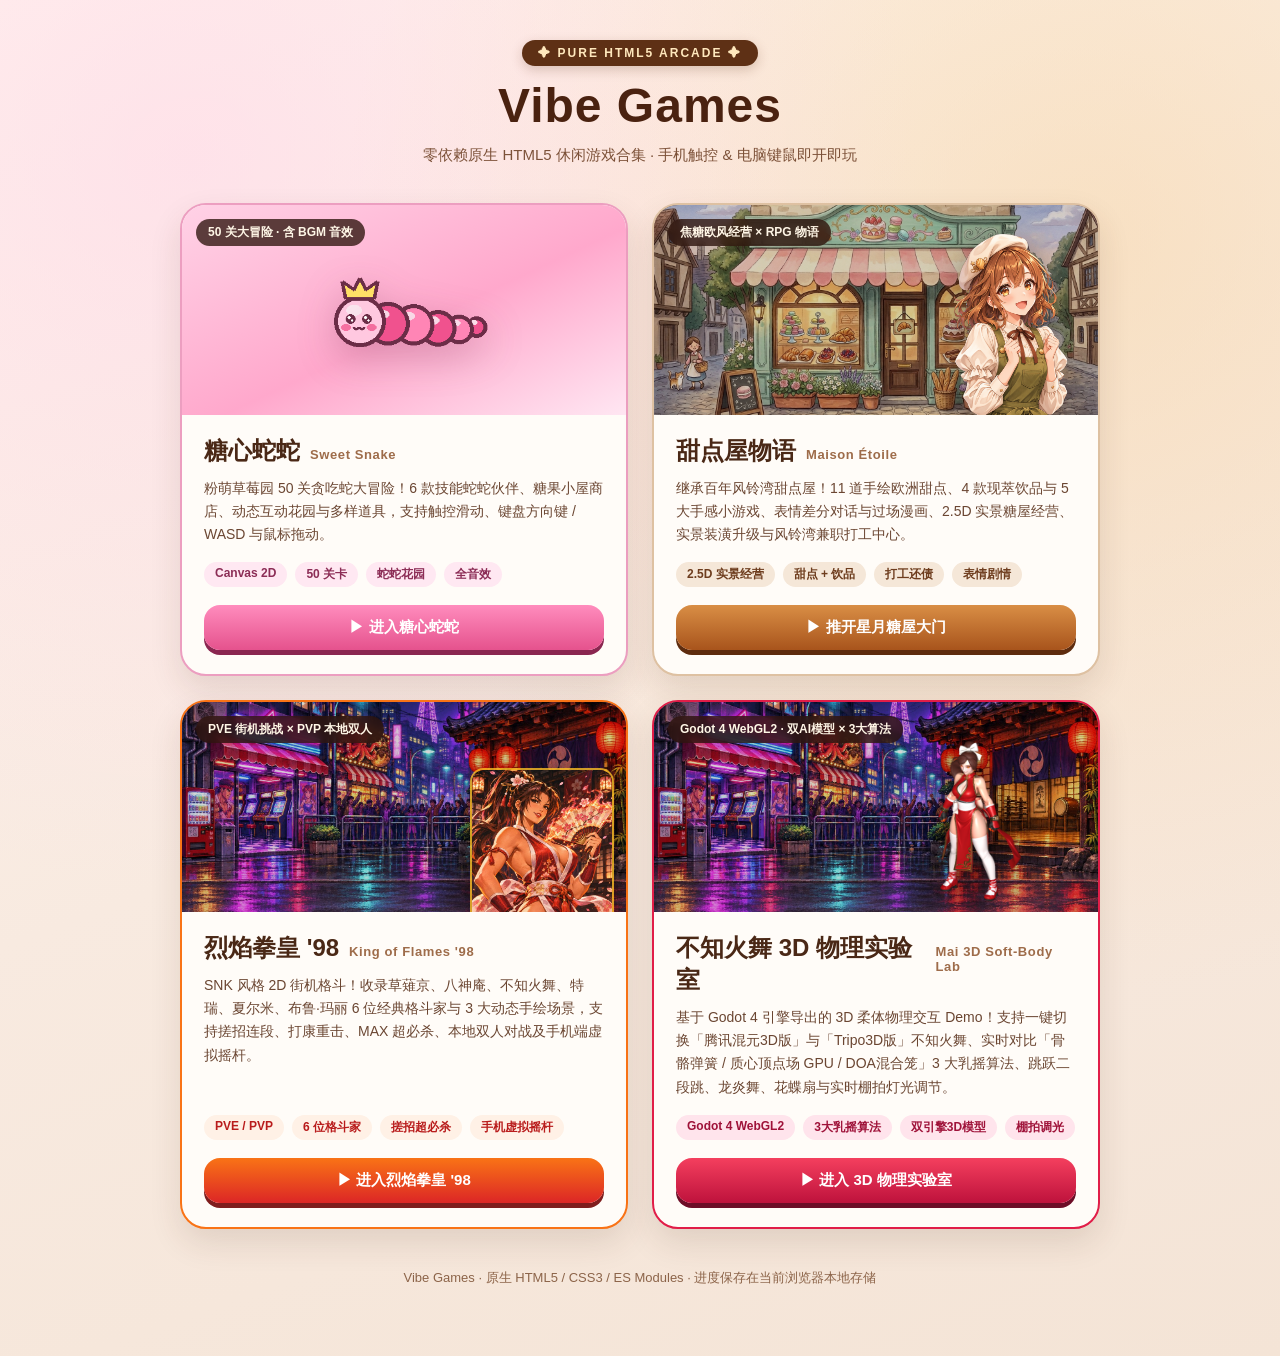
<file: index.html>
<!doctype html>
<html lang="zh-CN">
<head>
  <meta charset="utf-8" />
  <meta name="viewport" content="width=device-width, initial-scale=1, viewport-fit=cover" />
  <title>Vibe Games · 纯 HTML5 休闲游戏馆</title>
  <link rel="stylesheet" href="styles/portal.css?v=20261127z20" />
</head>
<body>
  <div class="portal-shell">
    <header class="portal-header">
      <div class="portal-badge">✦ PURE HTML5 ARCADE ✦</div>
      <h1 class="portal-title">Vibe Games</h1>
      <p class="portal-subtitle">零依赖原生 HTML5 休闲游戏合集 · 手机触控 &amp; 电脑键鼠即开即玩</p>
    </header>

    <main class="games-grid">
      <a class="game-card card-snake" href="games/sweet-snake/?v=20261127z20">
        <div class="card-cover cover-snake">
          <img src="games/sweet-snake/assets/snake-strawberry.png" alt="糖心蛇蛇" class="cover-art art-snake" />
          <span class="cover-pill">50 关大冒险 · 含 BGM 音效</span>
        </div>
        <div class="card-body">
          <div class="card-head">
            <h2 class="card-title">糖心蛇蛇</h2>
            <span class="card-en">Sweet Snake</span>
          </div>
          <p class="card-desc">粉萌草莓园 50 关贪吃蛇大冒险！6 款技能蛇蛇伙伴、糖果小屋商店、动态互动花园与多样道具，支持触控滑动、键盘方向键 / WASD 与鼠标拖动。</p>
          <div class="card-tags">
            <span>Canvas 2D</span>
            <span>50 关卡</span>
            <span>蛇蛇花园</span>
            <span>全音效</span>
          </div>
          <div class="card-cta cta-snake">▶ 进入糖心蛇蛇</div>
        </div>
      </a>

      <a class="game-card card-patisserie" href="games/patisserie-story/?v=20261127z20">
        <div class="card-cover cover-patisserie">
          <img src="games/patisserie-story/assets/images/shop_facade.jpg" alt="甜点屋物语" class="cover-photo" />
          <img src="games/patisserie-story/assets/images/portraits/coco.png" alt="可可" class="cover-coco" />
          <span class="cover-pill">焦糖欧风经营 × RPG 物语</span>
        </div>
        <div class="card-body">
          <div class="card-head">
            <h2 class="card-title">甜点屋物语</h2>
            <span class="card-en">Maison Étoile</span>
          </div>
          <p class="card-desc">继承百年风铃湾甜点屋！11 道手绘欧洲甜点、4 款现萃饮品与 5 大手感小游戏、表情差分对话与过场漫画、2.5D 实景糖屋经营、实景装潢升级与风铃湾兼职打工中心。</p>
          <div class="card-tags">
            <span>2.5D 实景经营</span>
            <span>甜点 + 饮品</span>
            <span>打工还债</span>
            <span>表情剧情</span>
          </div>
          <div class="card-cta cta-patisserie">▶ 推开星月糖屋大门</div>
        </div>
      </a>

      <a class="game-card card-kof" href="games/kof-fighter/?v=20261127z20">
        <div class="card-cover cover-kof">
          <img src="games/kof-fighter/assets/stages/osaka.jpg" alt="烈焰拳皇 '98" class="cover-photo" />
          <img src="games/kof-fighter/assets/portraits/mai.jpg" alt="不知火舞" class="cover-kof-fighter" />
          <span class="cover-pill">PVE 街机挑战 × PVP 本地双人</span>
        </div>
        <div class="card-body">
          <div class="card-head">
            <h2 class="card-title">烈焰拳皇 '98</h2>
            <span class="card-en">King of Flames '98</span>
          </div>
          <p class="card-desc">SNK 风格 2D 街机格斗！收录草薙京、八神庵、不知火舞、特瑞、夏尔米、布鲁·玛丽 6 位经典格斗家与 3 大动态手绘场景，支持搓招连段、打康重击、MAX 超必杀、本地双人对战及手机端虚拟摇杆。</p>
          <div class="card-tags">
            <span>PVE / PVP</span>
            <span>6 位格斗家</span>
            <span>搓招超必杀</span>
            <span>手机虚拟摇杆</span>
          </div>
          <div class="card-cta cta-kof">▶ 进入烈焰拳皇 '98</div>
        </div>
      </a>

      <a class="game-card card-mai3d" href="games/mai-physics-demo/?v=20261127m2">
        <div class="card-cover cover-mai3d">
          <img src="games/kof-fighter/assets/stages/osaka.jpg" alt="不知火舞 3D 物理实验室" class="cover-photo" />
          <img src="games/mai-physics-demo/cover.png" alt="不知火舞 3D" class="cover-mai3d-art" />
          <span class="cover-pill">Godot 4 WebGL2 · 双AI模型 × 3大算法</span>
        </div>
        <div class="card-body">
          <div class="card-head">
            <h2 class="card-title">不知火舞 3D 物理实验室</h2>
            <span class="card-en">Mai 3D Soft-Body Lab</span>
          </div>
          <p class="card-desc">基于 Godot 4 引擎导出的 3D 柔体物理交互 Demo！支持一键切换「腾讯混元3D版」与「Tripo3D版」不知火舞、实时对比「骨骼弹簧 / 质心顶点场 GPU / DOA混合笼」3 大乳摇算法、跳跃二段跳、龙炎舞、花蝶扇与实时棚拍灯光调节。</p>
          <div class="card-tags">
            <span>Godot 4 WebGL2</span>
            <span>3大乳摇算法</span>
            <span>双引擎3D模型</span>
            <span>棚拍调光</span>
          </div>
          <div class="card-cta cta-mai3d">▶ 进入 3D 物理实验室</div>
        </div>
      </a>
    </main>

    <footer class="portal-footer">
      <p>Vibe Games · 原生 HTML5 / CSS3 / ES Modules · 进度保存在当前浏览器本地存储</p>
    </footer>
  </div>
</body>
</html>
</file>
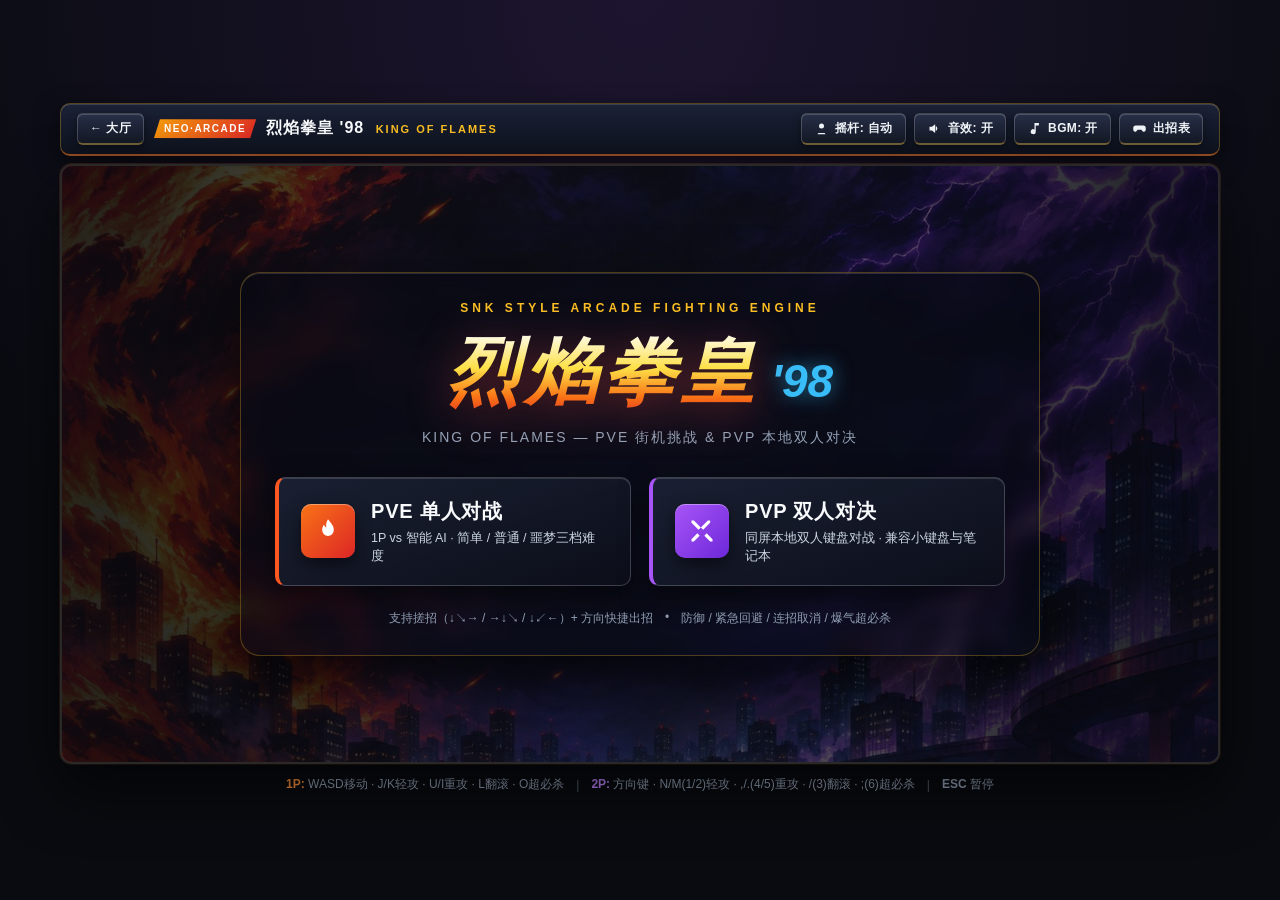
<file: games/kof-fighter/index.html>
<!DOCTYPE html>
<html lang="zh-CN">
<head>
  <meta charset="UTF-8" />
  <meta name="viewport" content="width=device-width, initial-scale=1.0, maximum-scale=1.0, user-scalable=no, viewport-fit=cover" />
  <meta name="theme-color" content="#090b10" />
  <meta name="apple-mobile-web-app-capable" content="yes" />
  <meta name="apple-mobile-web-app-status-bar-style" content="black-translucent" />
  <meta name="apple-mobile-web-app-title" content="烈焰拳皇'98" />
  <link rel="manifest" href="manifest.webmanifest" />
  <link rel="apple-touch-icon" sizes="180x180" href="assets/ui/apple-touch-icon.png?v=2" />
  <link rel="icon" type="image/png" sizes="512x512" href="assets/ui/app-icon-512.png?v=2" />
  <title>烈焰拳皇 '98 — KING OF FLAMES '98</title>
  <link rel="preload" as="image" href="assets/ui/title-bg.jpg" />
  <link rel="preload" as="image" href="assets/portraits/kyo.jpg" />
  <link rel="preload" as="image" href="assets/portraits/iori.jpg" />
  <link rel="preload" as="image" href="assets/portraits/mai.jpg" />
  <link rel="preload" as="image" href="assets/portraits/terry.jpg" />
  <link rel="preload" as="image" href="assets/portraits/shermie.jpg" />
  <link rel="preload" as="image" href="assets/portraits/mary.jpg" />
  <link rel="stylesheet" href="css/style.css?v=20261126z17" />
</head>
<body>
  <div id="arcade-shell">
    <!-- Top Arcade Marquee Bar -->
    <header class="arcade-header">
      <div class="brand">
        <a href="../../" class="chip-btn" style="text-decoration:none;" title="返回 Vibe Games 游戏大厅">← 大厅</a>
        <span class="brand-badge">NEO·ARCADE</span>
        <span class="brand-title">烈焰拳皇 '98 <small>KING OF FLAMES</small></span>
      </div>
      <div class="header-controls">
        <button id="btn-touch-toggle" class="chip-btn" title="显示或隐藏触屏摇杆">
          <svg class="ui-ico" width="15" height="15" viewBox="0 0 24 24"><circle cx="12" cy="8" r="4"/><path d="M12 12v5m-5 2h10l1.5 2h-13L7 19z"/></svg>
          <span class="btn-label">摇杆: 自动</span>
        </button>
        <button id="btn-sound" class="chip-btn" title="切换音效">
          <svg class="ui-ico" width="15" height="15" viewBox="0 0 24 24"><path d="M4 9v6h4l5 4V5L8 9H4zm12.5 3a4.5 4.5 0 0 0-2.5-4v8a4.5 4.5 0 0 0 2.5-4z"/></svg>
          <span class="btn-label">音效: 开</span>
        </button>
        <button id="btn-bgm" class="chip-btn" title="切换背景音乐">
          <svg class="ui-ico" width="15" height="15" viewBox="0 0 24 24"><path d="M12 3v10.55A4 4 0 1 0 14 17V7h5V3h-7z"/></svg>
          <span class="btn-label">BGM: 开</span>
        </button>
        <button id="btn-controls" class="chip-btn" title="查看出招表与按键">
          <svg class="ui-ico" width="15" height="15" viewBox="0 0 24 24"><path d="M6 7h12a4 4 0 0 1 4 4v3a3 3 0 0 1-5 2.2L15 14H9l-2 2.2A3 3 0 0 1 2 14v-3a4 4 0 0 1 4-4zm2 3v4m-2-2h4m6.5-1h.01M18 13h.01"/></svg>
          <span class="btn-label">出招表</span>
        </button>
        <button id="btn-pause" class="chip-btn hidden" title="暂停游戏">
          <svg class="ui-ico" width="15" height="15" viewBox="0 0 24 24"><rect x="6" y="5" width="4" height="14" rx="1"/><rect x="14" y="5" width="4" height="14" rx="1"/></svg>
          <span class="btn-label">暂停</span>
        </button>
      </div>
    </header>

    <!-- Main Game Viewport -->
    <main class="stage-wrapper">
      <canvas id="game-canvas" width="1120" height="580"></canvas>

      <!-- In-Game Arcade HUD -->
      <div id="battle-hud" class="hidden">
        <div class="hud-top">
          <!-- P1 Status -->
          <div class="fighter-hud p1-hud">
            <div class="portrait-box" id="p1-portrait"></div>
            <div class="bars-col">
              <div class="name-row">
                <span class="player-tag p1-tag">1P</span>
                <span class="fighter-name" id="p1-name">草薙京</span>
                <div class="win-orbs" id="p1-wins">
                  <span class="orb"></span><span class="orb"></span>
                </div>
              </div>
              <div class="hp-frame">
                <div class="hp-damage" id="p1-hp-dmg"></div>
                <div class="hp-fill" id="p1-hp"></div>
              </div>
              <div class="guard-frame" title="防御槽">
                <div class="guard-fill" id="p1-guard"></div>
              </div>
            </div>
          </div>

          <!-- Center Timer -->
          <div class="timer-box">
            <div class="round-label" id="hud-round">ROUND 1</div>
            <div class="timer-num" id="hud-timer">99</div>
          </div>

          <!-- P2 Status -->
          <div class="fighter-hud p2-hud">
            <div class="bars-col">
              <div class="name-row">
                <div class="win-orbs" id="p2-wins">
                  <span class="orb"></span><span class="orb"></span>
                </div>
                <span class="fighter-name" id="p2-name">八神庵</span>
                <span class="player-tag p2-tag" id="p2-tag">CPU</span>
              </div>
              <div class="hp-frame">
                <div class="hp-damage" id="p2-hp-dmg"></div>
                <div class="hp-fill" id="p2-hp"></div>
              </div>
              <div class="guard-frame" title="防御槽">
                <div class="guard-fill" id="p2-guard"></div>
              </div>
            </div>
            <div class="portrait-box" id="p2-portrait"></div>
          </div>
        </div>

        <!-- Combo Counters -->
        <div id="p1-combo" class="combo-display left hidden">
          <div class="combo-count">0</div>
          <div class="combo-label">HITS!</div>
          <div class="combo-sub">COMBO</div>
        </div>
        <div id="p2-combo" class="combo-display right hidden">
          <div class="combo-count">0</div>
          <div class="combo-label">HITS!</div>
          <div class="combo-sub">COMBO</div>
        </div>

        <!-- Center Announcement Banner -->
        <div id="announce-banner" class="hidden">
          <div class="announce-main" id="announce-main">ROUND 1</div>
          <div class="announce-sub" id="announce-sub">READY</div>
        </div>

        <!-- Bottom Power Gauges -->
        <div class="hud-bottom">
          <div class="power-hud p1-power">
            <div class="power-meta">
              <span class="power-stocks" id="p1-stocks">MAX 0</span>
              <span class="power-hint">O: 超必杀 (消耗1格)</span>
            </div>
            <div class="power-bar-frame">
              <div class="power-fill" id="p1-power-fill"></div>
            </div>
          </div>

          <div class="power-hud p2-power">
            <div class="power-meta">
              <span class="power-hint" id="p2-power-hint">6 / ;: 超必杀</span>
              <span class="power-stocks" id="p2-stocks">MAX 0</span>
            </div>
            <div class="power-bar-frame">
              <div class="power-fill" id="p2-power-fill"></div>
            </div>
          </div>
        </div>

        <!-- Mobile Virtual Joystick & Action Buttons -->
        <div id="touch-controls" class="touch-controls hidden">
          <div class="joystick-zone" id="joystick-zone" aria-label="虚拟摇杆">
            <div class="joystick-base" id="joystick-base">
              <span class="joy-dir up">▲</span>
              <span class="joy-dir down">▼</span>
              <span class="joy-dir left">◀</span>
              <span class="joy-dir right">▶</span>
              <div class="joystick-knob" id="joystick-knob"></div>
            </div>
          </div>

          <div class="touch-pad" aria-label="攻击按键">
            <div class="touch-row top-row">
              <button type="button" class="touch-btn btn-heavy" data-action="hp">
                <b>重拳</b><small>HP</small>
              </button>
              <button type="button" class="touch-btn btn-heavy" data-action="hk">
                <b>重脚</b><small>HK</small>
              </button>
              <button type="button" class="touch-btn btn-super" id="touch-btn-super" data-action="super">
                <b>超杀</b><small>MAX</small>
              </button>
            </div>
            <div class="touch-row bottom-row">
              <button type="button" class="touch-btn btn-light" data-action="lp">
                <b>轻拳</b><small>LP</small>
              </button>
              <button type="button" class="touch-btn btn-light" data-action="lk">
                <b>轻脚</b><small>LK</small>
              </button>
              <button type="button" class="touch-btn btn-roll" data-action="roll">
                <b>回避</b><small>ROLL</small>
              </button>
            </div>
          </div>
        </div>
      </div>

      <!-- ASSET PRELOADER SCREEN -->
      <section id="screen-loader" class="overlay-screen">
        <div class="loader-card">
          <div class="loader-title">烈焰拳皇 '98</div>
          <div class="loader-sub" id="loader-status">正在预加载高清角色与街机场景素材...</div>
          <div class="loader-track">
            <div class="loader-fill" id="loader-fill"></div>
          </div>
          <div class="loader-meta">
            <span id="loader-count">0 / 16</span>
            <span id="loader-pct">0%</span>
          </div>
        </div>
      </section>

      <!-- TITLE SCREEN -->
      <section id="screen-title" class="overlay-screen">
        <div class="title-bg-glow"></div>
        <div class="title-content">
          <div class="title-eyebrow">SNK STYLE ARCADE FIGHTING ENGINE</div>
          <h1 class="game-logo">
            <span class="logo-cn">烈焰拳皇</span>
            <span class="logo-year">'98</span>
          </h1>
          <p class="logo-sub">KING OF FLAMES — PVE 街机挑战 &amp; PVP 本地双人对决</p>

          <div class="mode-cards">
            <button id="btn-mode-pve" class="mode-card primary">
              <div class="mode-icon-badge p1-emblem">
                <svg viewBox="0 0 24 24"><path d="M12 2c2.5 3.2 5 5.6 5 9.2a5 5 0 1 1-10 0c0-1.6.6-3.2 1.6-4.7.2 1.4 1.1 2.2 2 2.4C10 6.5 10.6 4.2 12 2z"/></svg>
              </div>
              <div class="mode-text">
                <div class="mode-title">PVE 单人对战</div>
                <div class="mode-desc">1P vs 智能 AI · 简单 / 普通 / 噩梦三档难度</div>
              </div>
            </button>
            <button id="btn-mode-pvp" class="mode-card secondary">
              <div class="mode-icon-badge p2-emblem">
                <svg viewBox="0 0 24 24"><path d="M5 3l6 6-2 2-6-6V3h2zm14 0v2l-6 6-2-2 6-6h2zM8 14l2 2-5 5H3v-2l5-5zm8 0l5 5v2h-2l-5-5 2-2z"/></svg>
              </div>
              <div class="mode-text">
                <div class="mode-title">PVP 双人对决</div>
                <div class="mode-desc">同屏本地双人键盘对战 · 兼容小键盘与笔记本</div>
              </div>
            </button>
          </div>

          <div class="title-footer">
            <span>支持搓招（↓↘→ / →↓↘ / ↓↙←）+ 方向快捷出招</span>
            <span>•</span>
            <span>防御 / 紧急回避 / 连招取消 / 爆气超必杀</span>
          </div>
        </div>
      </section>

      <!-- CHARACTER & STAGE SELECT SCREEN -->
      <section id="screen-select" class="overlay-screen hidden">
        <div class="select-container">
          <div class="select-top">
            <button id="btn-back-title" class="back-btn">← 返回主菜单</button>
            <h2 id="select-heading">选择格斗家 — PVE 模式</h2>
            <div id="difficulty-picker" class="difficulty-picker">
              <span>AI 难度:</span>
              <button class="diff-btn" data-diff="easy">简单</button>
              <button class="diff-btn active" data-diff="normal">普通</button>
              <button class="diff-btn" data-diff="hard">噩梦</button>
            </div>
          </div>

          <div class="select-main">
            <!-- P1 Preview -->
            <div class="preview-panel p1-panel">
              <div class="preview-badge p1-tag">1P 选手</div>
              <div class="preview-avatar" id="sel-p1-avatar"></div>
              <h3 id="sel-p1-name">草薙 炎</h3>
              <div class="preview-style" id="sel-p1-style">苍炎武者 · 均衡强攻</div>
              <div class="stat-bars" id="sel-p1-stats"></div>
              <div class="move-preview" id="sel-p1-moves"></div>
            </div>

            <!-- Roster Grid & Stage Picker -->
            <div class="center-select">
              <div class="pick-prompt" id="pick-prompt">请为 1P 选择角色</div>
              <div class="roster-grid" id="roster-grid"></div>

              <div class="stage-picker">
                <div class="stage-picker-label">战斗场景</div>
                <div class="stage-pills" id="stage-pills"></div>
              </div>

              <button id="btn-start-match" class="start-btn">
                <svg class="ui-ico" viewBox="0 0 24 24"><path d="M12 2c2.5 3.2 5 5.6 5 9.2a5 5 0 1 1-10 0c0-1.6.6-3.2 1.6-4.7.2 1.4 1.1 2.2 2 2.4C10 6.5 10.6 4.2 12 2z"/></svg>
                <span>开始对战 FIGHT!</span>
              </button>
            </div>

            <!-- P2 Preview -->
            <div class="preview-panel p2-panel">
              <div class="preview-badge p2-tag" id="sel-p2-badge">CPU 对手</div>
              <div class="preview-avatar" id="sel-p2-avatar"></div>
              <h3 id="sel-p2-name">八神 苍</h3>
              <div class="preview-style" id="sel-p2-style">紫炎狂徒 · 极速压制</div>
              <div class="stat-bars" id="sel-p2-stats"></div>
              <div class="move-preview" id="sel-p2-moves"></div>
            </div>
          </div>
        </div>
      </section>

      <!-- PAUSE OVERLAY -->
      <section id="screen-pause" class="overlay-screen dim hidden">
        <div class="modal-card small">
          <h2>游戏已暂停</h2>
          <div class="modal-actions vertical">
            <button id="btn-resume" class="start-btn">继续战斗 RESUME</button>
            <button id="btn-restart-round" class="secondary-btn">重新开始本局</button>
            <button id="btn-pause-select" class="secondary-btn">重新选人</button>
            <button id="btn-pause-title" class="secondary-btn">返回主菜单</button>
          </div>
        </div>
      </section>

      <!-- MATCH RESULT OVERLAY -->
      <section id="screen-result" class="overlay-screen dim hidden">
        <div class="modal-card result-card">
          <div class="result-kicker" id="result-kicker">VICTORY</div>
          <h2 id="result-winner">1P 草薙 炎 获胜!</h2>
          <p id="result-quote" class="result-quote">「火焰不会熄灭，这才是真正的格斗！」</p>
          <div class="result-stats" id="result-stats"></div>
          <div class="modal-actions">
            <button id="btn-rematch" class="start-btn">再来一局 REMATCH</button>
            <button id="btn-result-select" class="secondary-btn">更换角色</button>
            <button id="btn-result-title" class="secondary-btn">返回主菜单</button>
          </div>
        </div>
      </section>

      <!-- CONTROLS / MOVE LIST MODAL -->
      <section id="screen-controls" class="overlay-screen dim hidden">
        <div class="modal-card wide">
          <div class="modal-header">
            <h2>🎮 操作说明与出招表</h2>
            <button id="btn-close-controls" class="chip-btn">✕ 关闭</button>
          </div>
          <div class="controls-grid">
            <div class="ctrl-box">
              <h3 class="p1-text">1P 按键 (左侧)</h3>
              <ul>
                <li><b>移动 / 跳跃 / 下蹲：</b> <kbd>A</kbd> <kbd>D</kbd> <kbd>W</kbd> <kbd>S</kbd></li>
                <li><b>轻拳 / 轻脚：</b> <kbd>J</kbd> / <kbd>K</kbd>（可连打起手）</li>
                <li><b>重拳 / 重脚：</b> <kbd>U</kbd> / <kbd>I</kbd>（高伤 / 扫腿击倒）</li>
                <li><b>紧急回避 (翻滚)：</b> <kbd>L</kbd>（短暂无敌，穿波脱身）</li>
                <li><b>超必杀 (消耗1气)：</b> <kbd>O</kbd></li>
                <li><b>防御：</b> 按住<b>后退方向</b>（下蹲+后退防下段）</li>
              </ul>
            </div>
            <div class="ctrl-box">
              <h3 class="p2-text">2P 按键 (右侧 · PVP)</h3>
              <ul>
                <li><b>移动 / 跳跃 / 下蹲：</b> <kbd>←</kbd> <kbd>→</kbd> <kbd>↑</kbd> <kbd>↓</kbd></li>
                <li><b>轻拳 / 轻脚：</b> <kbd>Num1</kbd> 或 <kbd>N</kbd> / <kbd>Num2</kbd> 或 <kbd>M</kbd></li>
                <li><b>重拳 / 重脚：</b> <kbd>Num4</kbd> 或 <kbd>,</kbd> / <kbd>Num5</kbd> 或 <kbd>.</kbd></li>
                <li><b>紧急回避 (翻滚)：</b> <kbd>Num3</kbd> 或 <kbd>/</kbd></li>
                <li><b>超必杀 (消耗1气)：</b> <kbd>Num6</kbd> 或 <kbd>;</kbd></li>
                <li><b>防御：</b> 按住<b>后退方向</b>（下蹲+后退防下段）</li>
              </ul>
            </div>
          </div>
          <div class="special-guide">
            <h3>🔥 必杀技出招方式（支持传统搓招 + 快捷方向）</h3>
            <div class="special-pills">
              <div class="sp-item">
                <b>必杀技 1 (飞行道具/波动)</b>
                <span>搓招 <code>↓↘→ + 拳</code> 或快捷 <code>前 + 重拳</code></span>
              </div>
              <div class="sp-item">
                <b>必杀技 2 (对空升龙/无敌)</b>
                <span>搓招 <code>→↓↘ + 拳</code> 或快捷 <code>上/下 + 重拳</code></span>
              </div>
              <div class="sp-item">
                <b>必杀技 3 (突进连击)</b>
                <span>搓招 <code>↓↙← + 脚</code> 或快捷 <code>前/后 + 重脚</code></span>
              </div>
              <div class="sp-item">
                <b>MAX 超必杀 (需1格气)</b>
                <span>按 <code>O</code> (1P) 或 <code>Num6 / ;</code> (2P)</span>
              </div>
            </div>
          </div>
        </div>
      </section>
    </main>

    <!-- Quick Bottom Keybind Strip -->
    <footer class="keybind-strip">
      <span><b class="p1-text">1P:</b> WASD移动 · J/K轻攻 · U/I重攻 · L翻滚 · O超必杀</span>
      <span class="divider">|</span>
      <span><b class="p2-text">2P:</b> 方向键 · N/M(1/2)轻攻 · ,/.(4/5)重攻 · /(3)翻滚 · ;(6)超必杀</span>
      <span class="divider">|</span>
      <span><b>ESC</b> 暂停</span>
    </footer>
  </div>

  <script src="js/audio.js?v=20261127z20"></script>
  <script src="js/characters.js?v=20261127z20"></script>
  <script src="js/stages.js?v=8"></script>
  <script src="js/effects.js?v=10"></script>
  <script src="js/fighter.js?v=20261127z20"></script>
  <script src="js/ai.js?v=8"></script>
  <script src="js/engine.js?v=8"></script>
  <script src="js/main.js?v=20261127z20"></script>
</body>
</html>
</file>
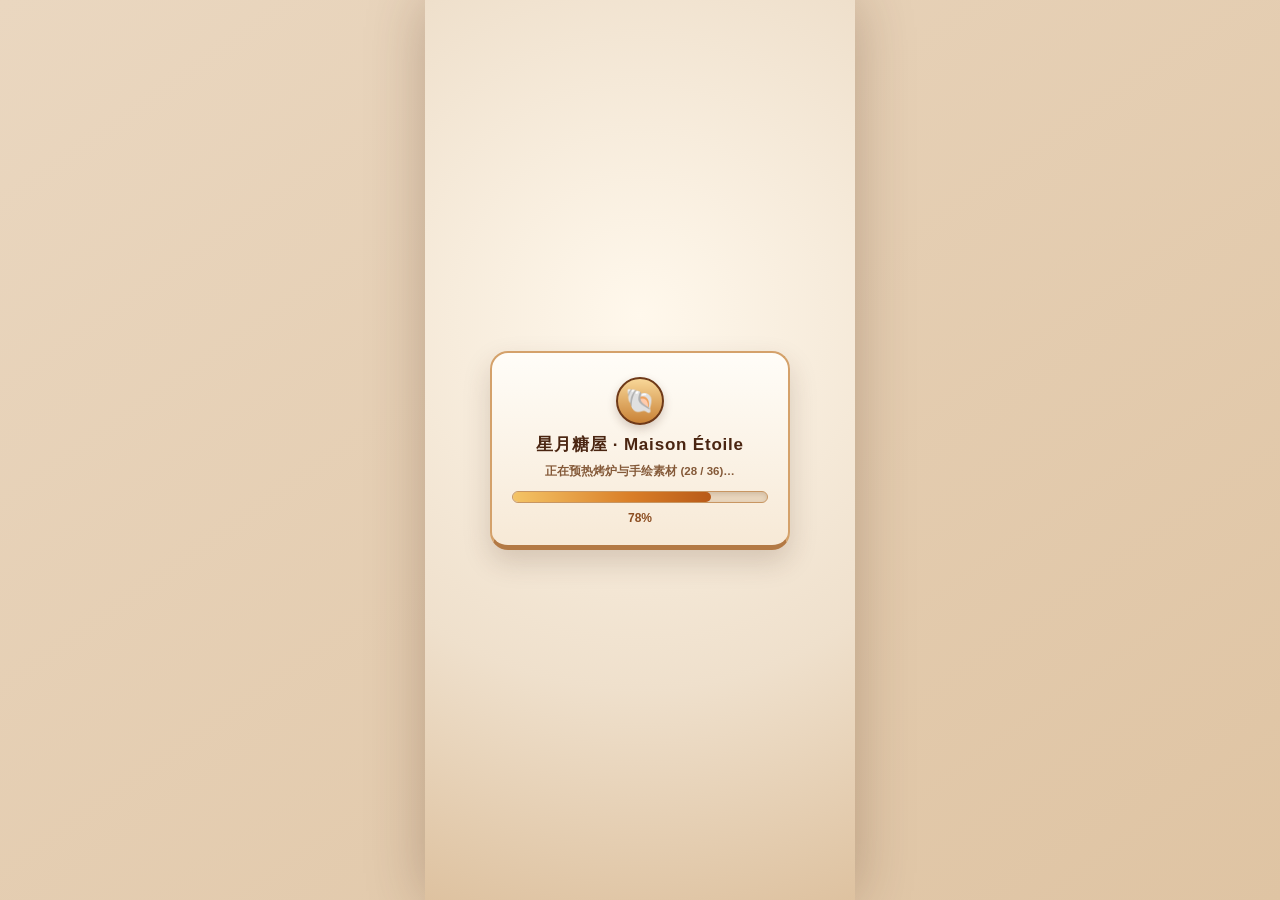
<file: games/patisserie-story/index.html>
<!doctype html>
<html lang="zh-CN">
<head>
  <meta charset="utf-8" />
  <meta name="viewport" content="width=device-width, initial-scale=1, maximum-scale=1, user-scalable=no, viewport-fit=cover" />
  <title>甜点屋物语 · Maison Étoile</title>
  <link rel="stylesheet" href="styles/base.css?v=20261126z16" />
  <link rel="stylesheet" href="styles/start.css?v=20261127b" />
  <link rel="stylesheet" href="styles/intro.css" />
  <link rel="stylesheet" href="styles/home.css?v=20261126q" />
  <link rel="stylesheet" href="styles/map.css" />
  <link rel="stylesheet" href="styles/story.css?v=20261127a" />
  <link rel="stylesheet" href="styles/minigame.css?v=20261126z4" />
  <link rel="stylesheet" href="styles/shop.css?v=20261127b" />
  <link rel="stylesheet" href="styles/jobs.css?v=20261126a" />
  <link rel="stylesheet" href="styles/recipes.css" />
</head>
<body>
  <div id="app">
    <header id="app-nav" class="is-hidden">
      <button type="button" id="nav-back" class="nav-back-btn">‹ 返回</button>
      <span id="nav-title" class="nav-title">星月糖屋</span>
      <div class="nav-spacer">
        <a class="nav-back-btn" href="../../">大厅</a>
      </div>
    </header>
    <main id="page-root"></main>
    <div id="app-preloader" class="app-preloader" role="status" aria-live="polite">
      <div class="preloader-card">
        <div class="preloader-crest">🐚</div>
        <div class="preloader-title">星月糖屋 · Maison Étoile</div>
        <div class="preloader-sub" id="preloader-msg">正在预热烤炉与手绘素材…</div>
        <div class="preloader-track">
          <div id="preloader-fill" class="preloader-fill" style="width: 0%;"></div>
        </div>
        <div id="preloader-pct" class="preloader-pct">0%</div>
      </div>
    </div>
  </div>
  <script type="module" src="src/main.js?v=20261127b"></script>
</body>
</html>
</file>
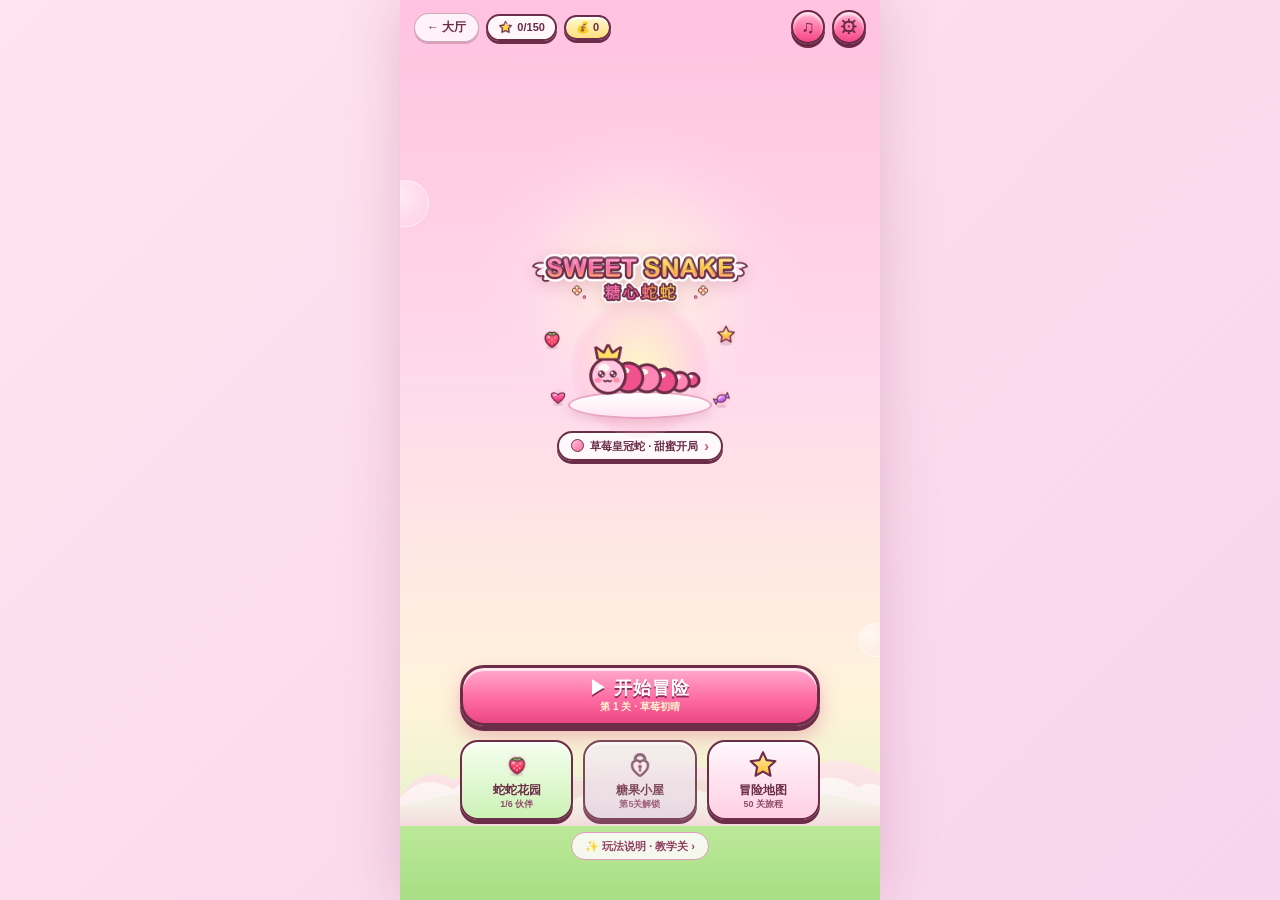
<file: games/sweet-snake/index.html>
<!doctype html>
<html lang="zh-CN">
<head>
  <meta charset="utf-8" />
  <meta name="viewport" content="width=device-width, initial-scale=1, maximum-scale=1, user-scalable=no, viewport-fit=cover" />
  <meta name="color-scheme" content="light" />
  <title>糖心蛇蛇 · Sweet Snake</title>
  <link rel="stylesheet" href="styles/main.css?v=20261126z16" />
</head>
<body>
  <main id="app">
    <div id="screen" class="screen">
      <img class="clouds fit-fill" src="assets/clouds.png" alt="" />
      <div class="bubble bubble-one"></div>
      <div class="bubble bubble-two"></div>

      <!-- 顶部 HUD -->
      <div id="hud-header" class="header"></div>
      <div id="level-strip" class="level-strip"></div>

      <!-- 主游戏棋盘区（Canvas 持久挂载，绝不随 UI 重绘销毁） -->
      <div id="board-area" class="board-area">
        <div id="board-frame" class="board-frame">
          <canvas id="gameCanvas" class="game-canvas"></canvas>
          <div id="tutorial-layer"></div>
          <img class="corner corner-left" src="assets/star.png" alt="" />
          <img class="corner corner-right" src="assets/star.png" alt="" />
        </div>
      </div>

      <!-- 弹窗与全屏功能视图插槽 -->
      <div id="overlay-layer"></div>
      <div id="levels-layer"></div>
      <div id="home-layer"></div>
      <div id="shop-layer"></div>
      <div id="garden-layer" class="garden-view is-hidden">
        <div id="garden-header" class="garden-header"></div>
        <div class="garden-stage">
          <canvas id="gardenCanvas" class="garden-canvas"></canvas>
          <span class="garden-tip">✨ 戳戳小蛇互动，点右上角金币可去糖果小屋～</span>
        </div>
      </div>
    </div>
  </main>
  <script type="module" src="src/main.js?v=20261126z16"></script>
</body>
</html>
</file>
<file: styles/portal.css>
/* styles/portal.css */
*,
*::before,
*::after {
  box-sizing: border-box;
}

html,
body {
  margin: 0;
  min-height: 100%;
  font-family: -apple-system, BlinkMacSystemFont, "PingFang SC", "Hiragino Sans GB", "Microsoft YaHei", sans-serif;
  background:
    radial-gradient(circle at 15% 12%, rgba(255, 212, 232, 0.55), transparent 45%),
    radial-gradient(circle at 85% 18%, rgba(246, 214, 170, 0.58), transparent 48%),
    linear-gradient(160deg, #fff6ee 0%, #f8eae0 52%, #f4e4d6 100%);
  color: #4a2816;
}

.portal-shell {
  max-width: 960px;
  margin: 0 auto;
  padding: 40px 20px 56px;
}

.portal-header {
  text-align: center;
  margin-bottom: 36px;
}

.portal-badge {
  display: inline-block;
  padding: 6px 16px;
  border-radius: 999px;
  background: #5e3015;
  color: #ffe8bd;
  font-size: 12px;
  font-weight: 800;
  letter-spacing: 2px;
  margin-bottom: 12px;
  box-shadow: 0 4px 12px rgba(94, 48, 21, 0.22);
}

.portal-title {
  margin: 0 0 10px;
  font-size: clamp(32px, 6vw, 48px);
  font-weight: 900;
  letter-spacing: 1px;
  color: #4a2210;
}

.portal-subtitle {
  margin: 0;
  font-size: 15px;
  color: #7c5138;
  line-height: 1.6;
}

.games-grid {
  display: grid;
  grid-template-columns: repeat(auto-fit, minmax(300px, 1fr));
  gap: 24px;
}

.game-card {
  display: flex;
  flex-direction: column;
  text-decoration: none;
  color: inherit;
  border-radius: 26px;
  overflow: hidden;
  background: #fffcf8;
  border: 2.5px solid #dec1a2;
  box-shadow: 0 14px 32px rgba(74, 40, 22, 0.12);
  transition: transform 0.22s ease, box-shadow 0.22s ease;
}

.game-card:hover {
  transform: translateY(-6px);
  box-shadow: 0 22px 42px rgba(74, 40, 22, 0.18);
}

.card-snake {
  border-color: #ec9ec0;
}

.card-cover {
  position: relative;
  height: 210px;
  overflow: hidden;
  display: flex;
  align-items: center;
  justify-content: center;
}

.cover-snake {
  background: linear-gradient(155deg, #ffd2e6 0%, #ffa8cc 55%, #ffe6f2 100%);
}

.art-snake {
  width: 210px;
  height: 150px;
  object-fit: contain;
  filter: drop-shadow(0 12px 18px rgba(107, 45, 71, 0.25));
  transition: transform 0.28s ease;
}

.game-card:hover .art-snake {
  transform: scale(1.06) rotate(-2deg);
}

.cover-patisserie {
  background: #5e3015;
}

.cover-photo {
  position: absolute;
  inset: 0;
  width: 100%;
  height: 100%;
  object-fit: cover;
  filter: brightness(0.84);
  transition: transform 0.35s ease;
}

.game-card:hover .cover-photo {
  transform: scale(1.06);
}

.cover-coco {
  position: absolute;
  right: 14px;
  bottom: -14px;
  width: 146px;
  height: auto;
  z-index: 2;
  filter: drop-shadow(0 8px 16px rgba(42, 18, 6, 0.45));
}

.cover-pill {
  position: absolute;
  top: 14px;
  left: 14px;
  z-index: 3;
  padding: 5px 12px;
  border-radius: 999px;
  background: rgba(46, 20, 12, 0.78);
  color: #fff6e6;
  font-size: 12px;
  font-weight: 700;
  backdrop-filter: blur(4px);
}

.card-body {
  padding: 20px 22px 24px;
  display: flex;
  flex-direction: column;
  flex: 1;
}

.card-head {
  display: flex;
  align-items: baseline;
  gap: 10px;
  margin-bottom: 10px;
}

.card-title {
  margin: 0;
  font-size: 24px;
  font-weight: 900;
}

.card-en {
  font-size: 13px;
  font-weight: 700;
  color: #9e6c4a;
  letter-spacing: 0.6px;
}

.card-desc {
  margin: 0 0 16px;
  font-size: 14px;
  line-height: 1.65;
  color: #6b4632;
  flex: 1;
}

.card-tags {
  display: flex;
  flex-wrap: wrap;
  gap: 8px;
  margin-bottom: 18px;
}

.card-tags span {
  padding: 4px 11px;
  border-radius: 999px;
  font-size: 12px;
  font-weight: 700;
  background: #f5e7d8;
  color: #6e3d1e;
}

.card-snake .card-tags span {
  background: #ffe8f2;
  color: #8c2d56;
}

.card-cta {
  text-align: center;
  padding: 13px 18px;
  border-radius: 16px;
  font-size: 15px;
  font-weight: 800;
  color: #ffffff;
}

.cta-snake {
  background: linear-gradient(180deg, #ff8cbd 0%, #e5528d 100%);
  box-shadow: 0 5px 0 #8a2650;
}

.cta-patisserie {
  background: linear-gradient(180deg, #d98e45 0%, #a8541c 100%);
  box-shadow: 0 5px 0 #5e2c0e;
}

.card-kof {
  border-color: #f97316;
}

.cover-kof {
  background: #140d24;
}

.cover-kof-fighter {
  position: absolute;
  right: 12px;
  bottom: 0;
  width: 144px;
  height: 144px;
  object-fit: cover;
  object-position: center 15%;
  border-radius: 14px 14px 0 0;
  border: 2px solid rgba(251, 191, 36, 0.8);
  border-bottom: none;
  z-index: 2;
  box-shadow: 0 8px 20px rgba(0, 0, 0, 0.65);
  transition: transform 0.28s ease;
}

.game-card:hover .cover-kof-fighter {
  transform: scale(1.05);
}

.card-kof .card-tags span {
  background: #fff1e6;
  color: #b91c1c;
}

.cta-kof {
  background: linear-gradient(180deg, #f97316 0%, #dc2626 100%);
  box-shadow: 0 5px 0 #7f1d1d;
}

.card-mai3d {
  border-color: #e11d48;
}

.cover-mai3d {
  background: radial-gradient(circle at 50% 40%, #3b0f22 0%, #140812 100%);
}

.cover-mai3d-art {
  position: absolute;
  right: 8px;
  bottom: -10px;
  height: 215px;
  width: auto;
  object-fit: contain;
  z-index: 2;
  filter: drop-shadow(0 10px 18px rgba(0, 0, 0, 0.72));
  transition: transform 0.28s ease;
}

.game-card:hover .cover-mai3d-art {
  transform: scale(1.06) translateY(-4px);
}

.card-mai3d .card-tags span {
  background: #ffe4ec;
  color: #9f1239;
}

.cta-mai3d {
  background: linear-gradient(180deg, #f43f5e 0%, #be123c 100%);
  box-shadow: 0 5px 0 #6d0d27;
}

.portal-footer {
  margin-top: 40px;
  text-align: center;
  font-size: 13px;
  color: #8c6449;
}
</file>
<file: games/kof-fighter/css/style.css>
:root {
  --bg-deep: #0b0d14;
  --panel: rgba(16, 20, 32, 0.92);
  --border: rgba(255, 255, 255, 0.14);
  --p1: #ff5722;
  --p1-glow: rgba(255, 87, 34, 0.5);
  --p2: #a855f7;
  --p2-glow: rgba(168, 85, 247, 0.5);
  --gold: #fbbf24;
  --cyan: #38bdf8;
  --text: #f8fafc;
  --muted: #94a3b8;
}

* {
  box-sizing: border-box;
  margin: 0;
  padding: 0;
  user-select: none;
}

html {
  background-color: #090b10;
  height: 100%;
  overscroll-behavior: none;
}

body {
  background: radial-gradient(circle at 50% 0%, #1d1530 0%, #090b10 70%);
  color: var(--text);
  font-family: -apple-system, BlinkMacSystemFont, "PingFang SC", "Microsoft YaHei", "Segoe UI", sans-serif;
  height: 100%;
  min-height: 100dvh;
  display: flex;
  align-items: center;
  justify-content: center;
  overflow: hidden;
  overscroll-behavior: none;
  padding: env(safe-area-inset-top) env(safe-area-inset-right) env(safe-area-inset-bottom) env(safe-area-inset-left);
}

body.in-battle {
  position: fixed;
  inset: 0;
  width: 100%;
  height: 100dvh;
  overflow: hidden;
  touch-action: none;
}

.hidden {
  display: none !important;
}

#arcade-shell {
  width: min(1160px, 98vw);
  display: flex;
  flex-direction: column;
  gap: 8px;
}

/* Header - Sleek Metallic Arcade Marquee */
.arcade-header {
  display: flex;
  align-items: center;
  justify-content: space-between;
  padding: 9px 16px;
  background: linear-gradient(180deg, #1b2236 0%, #0e121e 100%);
  border: 1px solid rgba(251, 191, 36, 0.3);
  border-bottom: 2px solid rgba(249, 115, 22, 0.55);
  border-radius: 10px;
  box-shadow: 0 8px 24px rgba(0, 0, 0, 0.5), inset 0 1px 0 rgba(255, 255, 255, 0.14);
}

.brand {
  display: flex;
  align-items: center;
  gap: 10px;
}

.brand-badge {
  background: linear-gradient(135deg, #f59e0b, #dc2626);
  color: #fff;
  font-size: 10px;
  font-weight: 900;
  letter-spacing: 1.5px;
  padding: 4px 10px;
  clip-path: polygon(6px 0, 100% 0, calc(100% - 6px) 100%, 0 100%);
  box-shadow: 0 0 12px rgba(249, 115, 22, 0.45);
}

.brand-title {
  font-size: 16px;
  font-weight: 900;
  letter-spacing: 1px;
}

.brand-title small {
  color: var(--gold);
  font-size: 11px;
  margin-left: 6px;
  letter-spacing: 2px;
}

.header-controls {
  display: flex;
  gap: 8px;
}

.ui-ico {
  width: 15px;
  height: 15px;
  fill: currentColor;
  flex-shrink: 0;
}

.chip-btn {
  display: inline-flex;
  align-items: center;
  gap: 6px;
  background: linear-gradient(180deg, rgba(42, 50, 74, 0.92), rgba(20, 24, 38, 0.96));
  color: #f1f5f9;
  border: 1px solid rgba(255, 255, 255, 0.2);
  border-bottom: 2px solid rgba(251, 191, 36, 0.35);
  border-radius: 6px;
  padding: 6px 12px;
  font-size: 12px;
  font-weight: 700;
  letter-spacing: 0.4px;
  cursor: pointer;
  box-shadow: inset 0 1px 0 rgba(255, 255, 255, 0.16), 0 3px 8px rgba(0, 0, 0, 0.4);
  transition: all 0.15s ease;
}

.chip-btn:hover {
  background: linear-gradient(180deg, rgba(64, 76, 112, 0.96), rgba(30, 36, 56, 0.98));
  border-color: rgba(251, 191, 36, 0.7);
  color: #fef08a;
  transform: translateY(-1px);
  box-shadow: 0 4px 14px rgba(251, 191, 36, 0.22), inset 0 1px 0 rgba(255, 255, 255, 0.28);
}

.chip-btn.is-muted {
  opacity: 0.58;
  border-bottom-color: rgba(255, 255, 255, 0.15);
}

/* Stage Viewport */
.stage-wrapper {
  position: relative;
  width: 100%;
  aspect-ratio: 1120 / 580;
  border-radius: 12px;
  overflow: hidden;
  border: 2px solid rgba(255, 255, 255, 0.16);
  box-shadow: 0 24px 60px rgba(0, 0, 0, 0.65), 0 0 0 1px rgba(255, 120, 40, 0.15);
  background: #000;
}

#game-canvas {
  width: 100%;
  height: 100%;
  display: block;
  object-fit: contain;
  background: #070910;
}

/* Battle HUD */
#battle-hud {
  position: absolute;
  inset: 0;
  pointer-events: none;
  display: flex;
  flex-direction: column;
  justify-content: space-between;
  padding: 14px 18px;
}

.hud-top {
  display: grid;
  grid-template-columns: 1fr auto 1fr;
  align-items: start;
  gap: 14px;
}

.fighter-hud {
  display: flex;
  align-items: center;
  gap: 10px;
}

.p2-hud {
  justify-content: flex-end;
}

.portrait-box {
  position: relative;
  width: 58px;
  height: 58px;
  border-radius: 8px;
  border: 2px solid rgba(255, 255, 255, 0.7);
  background: #111827;
  display: flex;
  align-items: center;
  justify-content: center;
  font-size: 28px;
  font-weight: 900;
  box-shadow: 0 4px 14px rgba(0, 0, 0, 0.5);
  flex-shrink: 0;
  overflow: hidden;
}

.portrait-img {
  position: absolute;
  inset: 0;
  width: 100%;
  height: 100%;
  object-fit: cover;
  object-position: center 18%;
  z-index: 2;
}

.portrait-fallback {
  position: relative;
  z-index: 1;
}

.p1-hud .portrait-box {
  border-color: var(--p1);
  box-shadow: 0 0 14px var(--p1-glow);
}

.p2-hud .portrait-box {
  border-color: var(--p2);
  box-shadow: 0 0 14px var(--p2-glow);
}

.bars-col {
  flex: 1;
  display: flex;
  flex-direction: column;
  gap: 5px;
}

.name-row {
  display: flex;
  align-items: center;
  gap: 8px;
}

.p2-hud .name-row {
  justify-content: flex-end;
}

.player-tag {
  font-size: 11px;
  font-weight: 900;
  padding: 2px 6px;
  border-radius: 4px;
  letter-spacing: 0.5px;
}

.p1-tag {
  background: var(--p1);
  color: #fff;
}

.p2-tag {
  background: var(--p2);
  color: #fff;
}

.fighter-name {
  font-size: 16px;
  font-weight: 900;
  text-shadow: 0 2px 6px rgba(0, 0, 0, 0.85);
  letter-spacing: 1px;
  white-space: nowrap;
}

.win-orbs {
  display: flex;
  gap: 5px;
  margin-left: auto;
}

.p2-hud .win-orbs {
  margin-left: 0;
  margin-right: auto;
}

.orb {
  width: 12px;
  height: 12px;
  border-radius: 50%;
  border: 2px solid rgba(255, 255, 255, 0.55);
  background: rgba(0, 0, 0, 0.5);
}

.orb.won {
  background: radial-gradient(circle at 30% 30%, #fef08a, #f59e0b);
  border-color: #fff;
  box-shadow: 0 0 8px #f59e0b;
}

/* Health Bar - Brushed Metallic SNK Arcade Frame */
.hp-frame {
  position: relative;
  height: 24px;
  background: linear-gradient(180deg, #090c14 0%, #171d2c 100%);
  border: 2px solid #fde047;
  outline: 2px solid rgba(0, 0, 0, 0.85);
  transform: skewX(-18deg);
  overflow: hidden;
  box-shadow: 0 5px 16px rgba(0, 0, 0, 0.72), inset 0 2px 6px rgba(0, 0, 0, 0.85);
}

.hp-frame::after {
  content: '';
  position: absolute;
  inset: 0;
  background: linear-gradient(180deg, rgba(255, 255, 255, 0.28) 0%, rgba(255, 255, 255, 0) 48%);
  pointer-events: none;
  z-index: 3;
}

.p2-hud .hp-frame {
  transform: skewX(18deg);
}

.hp-damage,
.hp-fill {
  position: absolute;
  top: 0;
  bottom: 0;
  width: 100%;
}

.p1-hud .hp-damage,
.p1-hud .hp-fill {
  right: 0;
}

.p2-hud .hp-damage,
.p2-hud .hp-fill {
  left: 0;
}

.hp-damage {
  background: #ef4444;
  transition: width 0.35s ease;
}

.hp-fill {
  background: linear-gradient(180deg, #fde047 0%, #22c55e 45%, #15803d 100%);
  transition: width 0.08s linear;
}

.hp-fill.low {
  background: linear-gradient(180deg, #fca5a5 0%, #ef4444 55%, #991b1b 100%);
}

/* Guard Bar */
.guard-frame {
  height: 6px;
  width: 65%;
  background: rgba(0, 0, 0, 0.65);
  border: 1px solid rgba(255, 255, 255, 0.35);
  border-radius: 3px;
  overflow: hidden;
}

.p1-hud .guard-frame {
  margin-left: auto;
}

.guard-fill {
  height: 100%;
  width: 100%;
  background: linear-gradient(90deg, #38bdf8, #818cf8);
  transition: width 0.1s linear;
}

/* Center Timer - Beveled Arcade Medallion */
.timer-box {
  background: linear-gradient(180deg, #1e2438 0%, #0b0e18 100%);
  border: 2.5px solid var(--gold);
  border-radius: 12px;
  padding: 5px 16px;
  text-align: center;
  min-width: 88px;
  box-shadow: 0 6px 20px rgba(0, 0, 0, 0.75), 0 0 22px rgba(251, 191, 36, 0.4), inset 0 1px 0 rgba(255, 255, 255, 0.35);
}

.round-label {
  font-size: 10px;
  font-weight: 800;
  color: var(--gold);
  letter-spacing: 1px;
}

.timer-num {
  font-size: 32px;
  font-weight: 900;
  line-height: 1.05;
  color: #fff;
  font-variant-numeric: tabular-nums;
  text-shadow: 0 0 10px rgba(251, 191, 36, 0.6);
}

/* Combo Display */
.combo-display {
  position: absolute;
  top: 120px;
  display: flex;
  flex-direction: column;
  align-items: center;
  text-shadow: 0 4px 12px rgba(0, 0, 0, 0.9);
  animation: popIn 0.14s ease-out;
}

.combo-display.left {
  left: 28px;
}

.combo-display.right {
  right: 28px;
}

.combo-count {
  font-size: 52px;
  font-weight: 900;
  font-style: italic;
  line-height: 0.9;
  background: linear-gradient(180deg, #fff 0%, #fde047 50%, #f97316 100%);
  -webkit-background-clip: text;
  -webkit-text-fill-color: transparent;
}

.combo-label {
  font-size: 16px;
  font-weight: 900;
  color: #fde047;
  letter-spacing: 2px;
}

.combo-sub {
  font-size: 11px;
  font-weight: 800;
  color: #fb923c;
  letter-spacing: 3px;
}

/* Center Announcement Banner */
#announce-banner {
  position: absolute;
  top: 44%;
  left: 50%;
  transform: translate(-50%, -50%);
  text-align: center;
  z-index: 5;
  animation: bannerSlam 0.25s cubic-bezier(0.18, 0.89, 0.32, 1.28);
}

.announce-main {
  font-size: 64px;
  font-weight: 900;
  font-style: italic;
  letter-spacing: 4px;
  background: linear-gradient(180deg, #ffffff 10%, #fde047 55%, #ef4444 100%);
  -webkit-background-clip: text;
  -webkit-text-fill-color: transparent;
  filter: drop-shadow(0 6px 18px rgba(0, 0, 0, 0.9));
}

.announce-sub {
  font-size: 20px;
  font-weight: 800;
  letter-spacing: 6px;
  color: #fff;
  text-shadow: 0 2px 10px rgba(0, 0, 0, 0.95);
}

/* Bottom Power Bars */
.hud-bottom {
  display: flex;
  justify-content: space-between;
  align-items: flex-end;
  gap: 24px;
}

.power-hud {
  width: 340px;
  display: flex;
  flex-direction: column;
  gap: 4px;
}

.power-meta {
  display: flex;
  justify-content: space-between;
  align-items: center;
  font-size: 12px;
  font-weight: 800;
  text-shadow: 0 2px 6px rgba(0, 0, 0, 0.9);
}

.power-stocks {
  color: var(--gold);
  font-size: 14px;
  letter-spacing: 1px;
}

.power-hint {
  color: rgba(255, 255, 255, 0.78);
  font-size: 11px;
}

.power-bar-frame {
  height: 14px;
  background: rgba(10, 14, 24, 0.85);
  border: 2px solid rgba(255, 255, 255, 0.65);
  transform: skewX(-18deg);
  overflow: hidden;
}

.p2-power .power-bar-frame {
  transform: skewX(18deg);
}

.power-fill {
  height: 100%;
  width: 0%;
  background: linear-gradient(90deg, #38bdf8, #a855f7, #f59e0b);
  transition: width 0.1s linear;
}

.p2-power .power-fill {
  margin-left: auto;
}

.power-fill.ready {
  background: linear-gradient(90deg, #fde047, #f97316, #ef4444);
  box-shadow: 0 0 12px #f97316;
}

/* Overlays */
.overlay-screen {
  position: absolute;
  inset: 0;
  z-index: 20;
  display: flex;
  align-items: center;
  justify-content: center;
  background: radial-gradient(circle at 50% 30%, rgba(28, 18, 42, 0.93), rgba(8, 10, 16, 0.97));
  padding: 20px;
  overflow-y: auto;
}

.overlay-screen.dim {
  background: rgba(6, 8, 14, 0.78);
  backdrop-filter: blur(5px);
}

/* Title Screen with Full-Bleed AI Arcade Key Art */
#screen-title {
  background:
    radial-gradient(circle at 50% 42%, rgba(12, 10, 22, 0.35) 0%, rgba(6, 7, 14, 0.86) 80%),
    url('../assets/ui/title-bg.jpg') center / cover no-repeat;
}

#screen-select {
  background:
    linear-gradient(180deg, rgba(10, 12, 24, 0.84) 0%, rgba(8, 10, 18, 0.94) 100%),
    url('../assets/ui/title-bg.jpg') center / cover no-repeat;
}

/* Arcade Asset Preloader Overlay */
#screen-loader {
  z-index: 40;
  background: radial-gradient(circle at 50% 40%, #1c122e 0%, #070910 80%);
}

.loader-card {
  width: min(440px, 90%);
  text-align: center;
  background: linear-gradient(180deg, rgba(24, 30, 48, 0.94), rgba(10, 13, 24, 0.98));
  border: 1.5px solid rgba(251, 191, 36, 0.45);
  border-radius: 14px;
  padding: 26px 28px;
  box-shadow: 0 24px 60px rgba(0, 0, 0, 0.78), 0 0 28px rgba(249, 115, 22, 0.2);
}

.loader-title {
  font-size: 26px;
  font-weight: 900;
  font-style: italic;
  letter-spacing: 2px;
  background: linear-gradient(180deg, #fff, #fde047 55%, #f97316);
  -webkit-background-clip: text;
  -webkit-text-fill-color: transparent;
  margin-bottom: 6px;
}

.loader-sub {
  font-size: 12px;
  color: #cbd5e1;
  letter-spacing: 1px;
  margin-bottom: 16px;
}

.loader-track {
  height: 14px;
  background: rgba(8, 10, 18, 0.9);
  border: 1.5px solid rgba(251, 191, 36, 0.65);
  transform: skewX(-16deg);
  overflow: hidden;
  margin-bottom: 10px;
}

.loader-fill {
  height: 100%;
  width: 0%;
  background: linear-gradient(90deg, #f97316, #fde047, #ef4444);
  box-shadow: 0 0 14px rgba(249, 115, 22, 0.7);
  transition: width 0.14s ease-out;
}

.loader-meta {
  display: flex;
  justify-content: space-between;
  font-size: 12px;
  font-weight: 800;
  color: #fde047;
  font-variant-numeric: tabular-nums;
}

.title-content {
  text-align: center;
  max-width: 800px;
  position: relative;
  z-index: 2;
  background: rgba(8, 10, 20, 0.56);
  backdrop-filter: blur(8px);
  border: 1px solid rgba(251, 191, 36, 0.28);
  border-radius: 20px;
  padding: 28px 34px;
  box-shadow: 0 24px 60px rgba(0, 0, 0, 0.72), inset 0 1px 0 rgba(255, 255, 255, 0.14);
}

.title-eyebrow {
  font-size: 12px;
  font-weight: 800;
  letter-spacing: 4px;
  color: var(--gold);
  margin-bottom: 10px;
}

.game-logo {
  display: flex;
  align-items: baseline;
  justify-content: center;
  gap: 12px;
  margin-bottom: 8px;
}

.logo-cn {
  font-size: 72px;
  font-weight: 900;
  font-style: italic;
  letter-spacing: 6px;
  background: linear-gradient(180deg, #fff 5%, #fde047 45%, #f97316 75%, #dc2626 100%);
  -webkit-background-clip: text;
  -webkit-text-fill-color: transparent;
  filter: drop-shadow(0 8px 24px rgba(239, 68, 68, 0.45));
}

.logo-year {
  font-size: 46px;
  font-weight: 900;
  font-style: italic;
  color: var(--cyan);
  text-shadow: 0 0 20px rgba(56, 189, 248, 0.6);
}

.logo-sub {
  color: var(--muted);
  font-size: 14px;
  letter-spacing: 2px;
  margin-bottom: 30px;
}

.mode-cards {
  display: grid;
  grid-template-columns: 1fr 1fr;
  gap: 18px;
  margin-bottom: 24px;
}

.mode-card {
  position: relative;
  overflow: hidden;
  display: flex;
  align-items: center;
  gap: 16px;
  background: linear-gradient(160deg, rgba(28, 34, 54, 0.92), rgba(12, 15, 26, 0.96));
  border: 1.5px solid rgba(255, 255, 255, 0.18);
  border-left: 4px solid var(--p1);
  border-radius: 10px;
  padding: 20px 22px;
  color: var(--text);
  cursor: pointer;
  text-align: left;
  box-shadow: 0 10px 28px rgba(0, 0, 0, 0.55), inset 0 1px 0 rgba(255, 255, 255, 0.14);
  transition: all 0.2s cubic-bezier(0.22, 1, 0.36, 1);
}

.mode-card.secondary {
  border-left-color: var(--p2);
}

.mode-card::before {
  content: '';
  position: absolute;
  top: 0;
  left: -120%;
  width: 60%;
  height: 100%;
  background: linear-gradient(120deg, transparent, rgba(255, 255, 255, 0.16), transparent);
  transition: left 0.45s ease;
}

.mode-card:hover::before {
  left: 140%;
}

.mode-card.primary:hover {
  border-color: #fb923c;
  background: linear-gradient(160deg, rgba(124, 45, 18, 0.65), rgba(18, 16, 28, 0.96));
  transform: translateY(-3px);
  box-shadow: 0 14px 32px rgba(249, 115, 22, 0.35), inset 0 1px 0 rgba(255, 255, 255, 0.25);
}

.mode-card.secondary:hover {
  border-color: #c084fc;
  background: linear-gradient(160deg, rgba(88, 28, 135, 0.65), rgba(18, 16, 28, 0.96));
  transform: translateY(-3px);
  box-shadow: 0 14px 32px rgba(168, 85, 247, 0.35), inset 0 1px 0 rgba(255, 255, 255, 0.25);
}

.mode-icon-badge {
  width: 54px;
  height: 54px;
  border-radius: 10px;
  display: flex;
  align-items: center;
  justify-content: center;
  flex-shrink: 0;
  box-shadow: inset 0 1px 0 rgba(255, 255, 255, 0.35), 0 6px 16px rgba(0, 0, 0, 0.5);
}

.mode-icon-badge svg {
  width: 28px;
  height: 28px;
  fill: #fff;
}

.p1-emblem {
  background: linear-gradient(135deg, #f97316, #dc2626);
}

.p2-emblem {
  background: linear-gradient(135deg, #a855f7, #6d28d9);
}

.mode-title {
  font-size: 20px;
  font-weight: 900;
  letter-spacing: 0.8px;
  margin-bottom: 4px;
}

.mode-desc {
  font-size: 12.5px;
  color: #cbd5e1;
  line-height: 1.45;
}

.title-footer {
  display: flex;
  justify-content: center;
  gap: 12px;
  font-size: 12px;
  color: var(--muted);
}

/* Character Select */
.select-container {
  width: 100%;
  height: 100%;
  display: flex;
  flex-direction: column;
  gap: 14px;
}

.select-top {
  display: flex;
  align-items: center;
  justify-content: space-between;
}

.select-top h2 {
  font-size: 22px;
  font-weight: 900;
  letter-spacing: 1px;
}

.back-btn {
  background: rgba(255, 255, 255, 0.08);
  color: var(--text);
  border: 1px solid var(--border);
  border-radius: 8px;
  padding: 7px 14px;
  font-weight: 700;
  cursor: pointer;
}

.back-btn:hover {
  background: rgba(255, 255, 255, 0.16);
}

.difficulty-picker {
  display: flex;
  align-items: center;
  gap: 6px;
  font-size: 13px;
  color: var(--muted);
}

.diff-btn {
  background: rgba(255, 255, 255, 0.07);
  color: var(--text);
  border: 1px solid var(--border);
  border-radius: 6px;
  padding: 5px 11px;
  font-size: 12px;
  font-weight: 700;
  cursor: pointer;
}

.diff-btn.active {
  background: var(--p1);
  border-color: #fb923c;
  color: #fff;
}

.select-main {
  flex: 1;
  display: grid;
  grid-template-columns: 270px 1fr 270px;
  gap: 16px;
  min-height: 0;
}

.preview-panel {
  background: linear-gradient(180deg, rgba(24, 29, 46, 0.9), rgba(11, 14, 24, 0.95));
  border: 1px solid rgba(255, 255, 255, 0.18);
  border-radius: 12px;
  padding: 14px;
  display: flex;
  flex-direction: column;
  gap: 8px;
  box-shadow: 0 12px 30px rgba(0, 0, 0, 0.55), inset 0 1px 0 rgba(255, 255, 255, 0.12);
}

.p1-panel {
  border-color: rgba(255, 87, 34, 0.65);
  box-shadow: 0 12px 30px rgba(0, 0, 0, 0.55), inset 0 0 22px rgba(255, 87, 34, 0.12);
}

.p2-panel {
  border-color: rgba(168, 85, 247, 0.65);
  box-shadow: 0 12px 30px rgba(0, 0, 0, 0.55), inset 0 0 22px rgba(168, 85, 247, 0.12);
}

.preview-badge {
  align-self: flex-start;
  font-size: 11px;
  font-weight: 900;
  padding: 2px 8px;
  border-radius: 4px;
}

.preview-avatar {
  position: relative;
  height: 148px;
  border-radius: 10px;
  display: flex;
  align-items: flex-end;
  justify-content: flex-start;
  padding: 8px 10px;
  font-size: 16px;
  font-weight: 900;
  letter-spacing: 2px;
  border: 1px solid rgba(255, 255, 255, 0.22);
  overflow: hidden;
}

.preview-portrait-img {
  position: absolute;
  inset: 0;
  width: 100%;
  height: 100%;
  object-fit: cover;
  object-position: center 15%;
  z-index: 1;
}

.preview-portrait-label {
  position: relative;
  z-index: 2;
  background: rgba(8, 10, 18, 0.72);
  padding: 2px 8px;
  border-radius: 4px;
  font-size: 11px;
  letter-spacing: 1.5px;
  color: #fef08a;
}

.preview-panel h3 {
  font-size: 20px;
  font-weight: 900;
}

.preview-style {
  font-size: 12px;
  color: var(--gold);
  font-weight: 700;
}

.stat-bars {
  display: flex;
  flex-direction: column;
  gap: 5px;
  margin-top: 4px;
}

.stat-row {
  display: grid;
  grid-template-columns: 42px 1fr;
  align-items: center;
  gap: 8px;
  font-size: 11px;
  color: var(--muted);
}

.stat-track {
  height: 7px;
  background: rgba(255, 255, 255, 0.1);
  border-radius: 4px;
  overflow: hidden;
}

.stat-fill {
  height: 100%;
  border-radius: 4px;
  background: linear-gradient(90deg, #f97316, #fde047);
}

.move-preview {
  margin-top: auto;
  font-size: 11px;
  color: #cbd5e1;
  line-height: 1.55;
  background: rgba(0, 0, 0, 0.28);
  padding: 8px;
  border-radius: 8px;
}

.center-select {
  display: flex;
  flex-direction: column;
  align-items: center;
  justify-content: space-between;
  gap: 12px;
}

.pick-prompt {
  font-size: 14px;
  font-weight: 800;
  color: var(--gold);
  background: rgba(251, 191, 36, 0.12);
  border: 1px solid rgba(251, 191, 36, 0.35);
  padding: 6px 16px;
  border-radius: 20px;
}

.roster-grid {
  display: grid;
  grid-template-columns: 1fr 1fr;
  gap: 8px;
  width: 100%;
}

.roster-card {
  position: relative;
  background: rgba(255, 255, 255, 0.05);
  border: 2px solid rgba(255, 255, 255, 0.14);
  border-radius: 10px;
  padding: 8px 10px;
  cursor: pointer;
  display: flex;
  align-items: center;
  gap: 10px;
  transition: all 0.15s ease;
  text-align: left;
  color: var(--text);
}

.roster-card:hover {
  background: rgba(255, 255, 255, 0.11);
  transform: translateY(-2px);
}

.roster-card.sel-p1 {
  border-color: var(--p1);
  box-shadow: 0 0 18px var(--p1-glow);
}

.roster-card.sel-p2 {
  border-color: var(--p2);
  box-shadow: 0 0 18px var(--p2-glow);
}

.roster-card.sel-both {
  border-color: var(--gold);
  box-shadow: 0 0 20px rgba(251, 191, 36, 0.5);
}

.roster-icon {
  position: relative;
  width: 54px;
  height: 54px;
  border-radius: 10px;
  display: flex;
  align-items: center;
  justify-content: center;
  font-size: 24px;
  font-weight: 900;
  flex-shrink: 0;
  overflow: hidden;
  border: 1px solid rgba(255, 255, 255, 0.25);
}

.roster-info b {
  display: block;
  font-size: 16px;
  margin-bottom: 2px;
}

.roster-info span {
  font-size: 11px;
  color: var(--muted);
}

.roster-tags {
  position: absolute;
  top: 6px;
  right: 8px;
  display: flex;
  gap: 4px;
}

.stage-picker {
  width: 100%;
  text-align: center;
}

.stage-picker-label {
  font-size: 12px;
  color: var(--muted);
  margin-bottom: 6px;
}

.stage-pills {
  display: grid;
  grid-template-columns: repeat(3, 1fr);
  gap: 8px;
}

.stage-pill {
  position: relative;
  height: 52px;
  background: rgba(12, 16, 28, 0.85);
  color: var(--text);
  border: 2px solid rgba(255, 255, 255, 0.2);
  border-radius: 8px;
  padding: 0;
  font-size: 12px;
  font-weight: 800;
  cursor: pointer;
  overflow: hidden;
  display: flex;
  align-items: flex-end;
  justify-content: center;
  transition: transform 0.15s ease, border-color 0.15s ease, box-shadow 0.15s ease;
}

.stage-pill:hover {
  transform: translateY(-2px);
  border-color: rgba(255, 255, 255, 0.55);
}

.stage-thumb {
  position: absolute;
  inset: 0;
  width: 100%;
  height: 100%;
  object-fit: cover;
  opacity: 0.72;
  transition: opacity 0.15s ease, transform 0.2s ease;
}

.stage-pill:hover .stage-thumb,
.stage-pill.active .stage-thumb {
  opacity: 0.95;
  transform: scale(1.05);
}

.stage-pill-name {
  position: relative;
  z-index: 2;
  width: 100%;
  padding: 3px 6px;
  background: linear-gradient(180deg, rgba(0, 0, 0, 0) 0%, rgba(0, 0, 0, 0.84) 100%);
  text-shadow: 0 1px 4px #000;
}

.stage-pill.active {
  border-color: var(--gold);
  box-shadow: 0 0 16px rgba(251, 191, 36, 0.55);
}

.start-btn {
  position: relative;
  overflow: hidden;
  display: inline-flex;
  align-items: center;
  justify-content: center;
  gap: 8px;
  background: linear-gradient(180deg, #fb923c 0%, #ea580c 45%, #b91c1c 100%);
  color: #fff;
  border: 1.5px solid #fde047;
  clip-path: polygon(10px 0, 100% 0, calc(100% - 10px) 100%, 0 100%);
  padding: 12px 38px;
  font-size: 16px;
  font-weight: 900;
  letter-spacing: 1.5px;
  text-shadow: 0 2px 6px rgba(0, 0, 0, 0.65);
  cursor: pointer;
  box-shadow: 0 8px 26px rgba(220, 38, 38, 0.55), inset 0 1px 0 rgba(255, 255, 255, 0.45);
  transition: transform 0.15s ease, filter 0.15s ease, box-shadow 0.15s ease;
}

.start-btn:hover {
  transform: translateY(-2px);
  filter: brightness(1.12);
  box-shadow: 0 10px 30px rgba(249, 115, 22, 0.7), inset 0 1px 0 rgba(255, 255, 255, 0.55);
}

.start-btn:active {
  transform: translateY(1px);
}

.secondary-btn {
  background: linear-gradient(180deg, rgba(44, 52, 76, 0.92), rgba(20, 25, 40, 0.96));
  color: var(--text);
  border: 1px solid rgba(255, 255, 255, 0.22);
  border-bottom: 2px solid rgba(251, 191, 36, 0.35);
  clip-path: polygon(8px 0, 100% 0, calc(100% - 8px) 100%, 0 100%);
  padding: 11px 22px;
  font-size: 14px;
  font-weight: 800;
  letter-spacing: 0.6px;
  cursor: pointer;
  transition: all 0.15s ease;
}

.secondary-btn:hover {
  background: linear-gradient(180deg, rgba(66, 78, 114, 0.96), rgba(30, 36, 56, 0.98));
  border-color: rgba(251, 191, 36, 0.65);
  color: #fef08a;
}

/* Modals - Neo-Arcade Beveled Steel Panel */
.modal-card {
  background: linear-gradient(180deg, rgba(24, 30, 48, 0.96), rgba(10, 13, 24, 0.98));
  border: 1.5px solid rgba(251, 191, 36, 0.45);
  border-radius: 14px;
  padding: 26px 30px;
  box-shadow: 0 28px 70px rgba(0, 0, 0, 0.8), 0 0 32px rgba(249, 115, 22, 0.18), inset 0 1px 0 rgba(255, 255, 255, 0.18);
}

.modal-card.small {
  width: 340px;
  text-align: center;
}

.modal-card.small h2 {
  margin-bottom: 18px;
}

.modal-card.wide {
  width: min(860px, 94%);
}

.modal-header {
  display: flex;
  justify-content: space-between;
  align-items: center;
  margin-bottom: 16px;
}

.modal-actions {
  display: flex;
  gap: 10px;
  justify-content: center;
  margin-top: 18px;
}

.modal-actions.vertical {
  flex-direction: column;
}

/* Result Card */
.result-card {
  width: 480px;
  text-align: center;
}

.result-kicker {
  font-size: 12px;
  font-weight: 900;
  letter-spacing: 5px;
  color: var(--gold);
  margin-bottom: 6px;
}

.result-card h2 {
  font-size: 32px;
  font-weight: 900;
  margin-bottom: 10px;
}

.result-quote {
  color: #cbd5e1;
  font-style: italic;
  font-size: 14px;
  margin-bottom: 16px;
}

.result-stats {
  display: grid;
  grid-template-columns: 1fr 1fr;
  gap: 10px;
  background: rgba(0, 0, 0, 0.35);
  border-radius: 10px;
  padding: 12px;
  font-size: 13px;
  text-align: left;
}

/* Controls Modal */
.controls-grid {
  display: grid;
  grid-template-columns: 1fr 1fr;
  gap: 14px;
  margin-bottom: 14px;
}

.ctrl-box {
  background: rgba(255, 255, 255, 0.04);
  border: 1px solid var(--border);
  border-radius: 10px;
  padding: 14px;
}

.ctrl-box h3 {
  font-size: 15px;
  margin-bottom: 10px;
}

.ctrl-box ul {
  list-style: none;
  display: flex;
  flex-direction: column;
  gap: 7px;
  font-size: 13px;
  color: #e2e8f0;
}

kbd {
  display: inline-block;
  padding: 1px 6px;
  font-size: 11px;
  font-weight: 800;
  background: rgba(255, 255, 255, 0.14);
  border: 1px solid rgba(255, 255, 255, 0.25);
  border-radius: 4px;
  color: #fff;
}

.special-guide {
  background: rgba(251, 191, 36, 0.08);
  border: 1px solid rgba(251, 191, 36, 0.28);
  border-radius: 10px;
  padding: 12px 14px;
}

.special-guide h3 {
  font-size: 14px;
  color: var(--gold);
  margin-bottom: 8px;
}

.special-pills {
  display: grid;
  grid-template-columns: 1fr 1fr;
  gap: 8px;
}

.sp-item {
  font-size: 12px;
  display: flex;
  flex-direction: column;
  gap: 2px;
}

.sp-item code {
  color: #fde047;
  font-family: ui-monospace, SFMono-Regular, Menlo, monospace;
}

/* Footer Keybind Strip */
.keybind-strip {
  display: flex;
  justify-content: center;
  align-items: center;
  gap: 12px;
  font-size: 12px;
  color: var(--muted);
  padding: 4px 10px;
}

.p1-text {
  color: #fb923c;
}

.p2-text {
  color: #c084fc;
}

.divider {
  opacity: 0.35;
}

@keyframes popIn {
  from {
    transform: scale(1.35);
    opacity: 0.4;
  }
  to {
    transform: scale(1);
    opacity: 1;
  }
}

@keyframes bannerSlam {
  from {
    transform: translate(-50%, -50%) scale(1.8);
    opacity: 0;
  }
  to {
    transform: translate(-50%, -50%) scale(1);
    opacity: 1;
  }
}

/* ===========================
   MOBILE VIRTUAL JOYSTICK & TOUCH PAD
   =========================== */
.touch-controls {
  position: absolute;
  left: 0;
  right: 0;
  bottom: 12px;
  padding: 0 22px;
  display: flex;
  justify-content: space-between;
  align-items: flex-end;
  pointer-events: none;
  z-index: 15;
  touch-action: none;
}

.joystick-zone {
  width: 156px;
  height: 156px;
  display: flex;
  align-items: center;
  justify-content: center;
  pointer-events: auto;
  touch-action: none;
}

.joystick-base {
  position: relative;
  width: 132px;
  height: 132px;
  border-radius: 50%;
  background: radial-gradient(circle, rgba(15, 23, 42, 0.55) 0%, rgba(15, 23, 42, 0.82) 100%);
  border: 2.5px solid rgba(255, 255, 255, 0.34);
  box-shadow: 0 0 22px rgba(0, 0, 0, 0.55), inset 0 0 18px rgba(255, 255, 255, 0.08);
  display: flex;
  align-items: center;
  justify-content: center;
}

.joy-dir {
  position: absolute;
  font-size: 11px;
  color: rgba(255, 255, 255, 0.32);
  pointer-events: none;
  transition: color 0.08s ease, transform 0.08s ease;
}

.joy-dir.up { top: 8px; left: 50%; transform: translateX(-50%); }
.joy-dir.down { bottom: 8px; left: 50%; transform: translateX(-50%); }
.joy-dir.left { left: 10px; top: 50%; transform: translateY(-50%); }
.joy-dir.right { right: 10px; top: 50%; transform: translateY(-50%); }

.joy-dir.active {
  color: var(--gold);
  text-shadow: 0 0 8px var(--gold);
}

.joystick-knob {
  width: 56px;
  height: 56px;
  border-radius: 50%;
  background: radial-gradient(circle at 35% 30%, #fb923c, #ea580c 60%, #9a3412 100%);
  border: 2.5px solid rgba(255, 255, 255, 0.85);
  box-shadow: 0 6px 16px rgba(0, 0, 0, 0.65), 0 0 14px rgba(249, 115, 22, 0.55);
  transform: translate(0px, 0px);
  transition: transform 0.06s ease-out;
  pointer-events: none;
}

.joystick-knob.dragging {
  transition: none;
}

.touch-pad {
  display: flex;
  flex-direction: column;
  gap: 10px;
  pointer-events: auto;
  touch-action: none;
}

.touch-row {
  display: flex;
  gap: 10px;
  justify-content: flex-end;
}

.touch-btn {
  width: 58px;
  height: 58px;
  border-radius: 50%;
  border: 2px solid rgba(255, 255, 255, 0.62);
  color: #fff;
  display: flex;
  flex-direction: column;
  align-items: center;
  justify-content: center;
  line-height: 1.05;
  cursor: pointer;
  touch-action: none;
  box-shadow: 0 6px 16px rgba(0, 0, 0, 0.55);
  transition: transform 0.06s ease, filter 0.06s ease;
  -webkit-tap-highlight-color: transparent;
}

.touch-btn b {
  font-size: 13px;
  font-weight: 900;
}

.touch-btn small {
  font-size: 9px;
  opacity: 0.85;
  font-weight: 700;
  letter-spacing: 0.5px;
}

.touch-btn.btn-light {
  background: radial-gradient(circle at 30% 25%, rgba(56, 189, 248, 0.9), rgba(2, 132, 199, 0.85));
}

.touch-btn.btn-heavy {
  background: radial-gradient(circle at 30% 25%, rgba(249, 115, 22, 0.92), rgba(220, 38, 38, 0.88));
}

.touch-btn.btn-roll {
  background: radial-gradient(circle at 30% 25%, rgba(168, 85, 247, 0.9), rgba(107, 33, 168, 0.88));
}

.touch-btn.btn-super {
  background: radial-gradient(circle at 30% 25%, rgba(100, 116, 139, 0.78), rgba(51, 65, 85, 0.85));
  opacity: 0.72;
}

.touch-btn.btn-super.ready {
  background: radial-gradient(circle at 30% 25%, #fde047, #f97316 55%, #dc2626 100%);
  border-color: #fef08a;
  opacity: 1;
  box-shadow: 0 0 22px rgba(251, 191, 36, 0.85);
}

.touch-btn.pressed {
  transform: scale(0.9);
  filter: brightness(1.25);
}

/* When touch controls are active, dock power gauges cleanly below top HP/Guard bars so they never block fighters or touch controls */
#battle-hud.touch-active .hud-bottom {
  position: absolute;
  top: 62px;
  left: 60px;
  right: 60px;
  bottom: auto;
  margin-bottom: 0;
  gap: 86px;
}

#battle-hud.touch-active .power-hud {
  width: 34%;
  gap: 2px;
}

#battle-hud.touch-active .power-meta {
  font-size: 10px;
}

#battle-hud.touch-active .power-stocks {
  font-size: 11px;
}

#battle-hud.touch-active .power-bar-frame {
  height: 9px;
  border-width: 1.5px;
}

/* Mobile & Narrow Viewport Responsiveness */
@media (max-width: 900px), (max-height: 520px) {
  body {
    align-items: stretch;
    justify-content: flex-start;
    overflow: hidden;
    padding: max(4px, env(safe-area-inset-top)) max(6px, env(safe-area-inset-right)) max(4px, env(safe-area-inset-bottom)) max(6px, env(safe-area-inset-left));
    height: 100dvh;
  }

  #arcade-shell {
    width: 100%;
    height: 100%;
    gap: 4px;
  }

  .arcade-header {
    flex-wrap: nowrap;
    gap: 6px;
    padding: 4px 8px;
    flex-shrink: 0;
    overflow-x: auto;
  }

  .brand-title {
    font-size: 13px;
    white-space: nowrap;
  }

  .brand-badge,
  .brand-title small {
    display: none;
  }

  .header-controls {
    flex-wrap: nowrap;
    gap: 4px;
    flex-shrink: 0;
  }

  .chip-btn {
    padding: 4px 7px;
    font-size: 11px;
    white-space: nowrap;
  }

  .stage-wrapper {
    flex: 1;
    min-height: 0;
    aspect-ratio: auto;
    height: auto;
    display: flex;
    align-items: center;
    justify-content: center;
  }

  #game-canvas {
    width: 100%;
    height: 100%;
    object-fit: contain;
  }

  .overlay-screen {
    align-items: flex-start;
    overflow-y: auto;
    -webkit-overflow-scrolling: touch;
    padding: 10px;
  }

  .logo-cn {
    font-size: 38px;
  }

  .logo-year {
    font-size: 24px;
  }

  .mode-cards {
    grid-template-columns: 1fr;
    gap: 10px;
    max-width: 420px;
    margin-left: auto;
    margin-right: auto;
  }

  #btn-mode-pvp {
    display: none;
  }

  .mode-card {
    padding: 14px;
  }

  .title-footer {
    flex-wrap: wrap;
    gap: 6px;
  }

  .select-top {
    flex-wrap: wrap;
    gap: 8px;
  }

  .select-main {
    grid-template-columns: 1fr;
    gap: 10px;
  }

  .preview-panel {
    padding: 10px;
  }

  .preview-avatar {
    height: 92px;
    font-size: 20px;
  }

  .controls-grid,
  .special-pills {
    grid-template-columns: 1fr;
  }

  .keybind-strip {
    display: none;
  }

  .portrait-box {
    width: 38px;
    height: 38px;
    font-size: 18px;
  }

  .fighter-name {
    font-size: 12px;
  }

  .hp-frame {
    height: 14px;
  }

  .timer-box {
    min-width: 54px;
    padding: 2px 8px;
  }

  .timer-num {
    font-size: 20px;
  }

  .power-hud {
    width: 42%;
  }

  .power-hint {
    display: none;
  }

  .touch-controls {
    bottom: 8px;
    padding: 0 12px;
  }

  .joystick-zone {
    width: 124px;
    height: 124px;
  }

  .joystick-base {
    width: 110px;
    height: 110px;
  }

  .joystick-knob {
    width: 44px;
    height: 44px;
  }

  .touch-pad {
    gap: 8px;
  }

  .touch-row {
    gap: 8px;
  }

  .touch-btn {
    width: 48px;
    height: 48px;
  }

  .touch-btn b {
    font-size: 11px;
  }

  #battle-hud {
    padding: 8px 10px;
  }

  #battle-hud.touch-active .hud-bottom {
    top: 52px;
    left: 52px;
    right: 52px;
    gap: 66px;
    margin-bottom: 0;
  }

  #battle-hud.touch-active .power-hud {
    width: 42%;
  }

  .combo-display {
    top: 96px;
  }

  .combo-count {
    font-size: 34px;
  }
}

/* Landscape Mobile / iOS Home-Screen PWA Compact Layout (fits 100% with zero clipping) */
@media (max-height: 520px) and (orientation: landscape) {
  .overlay-screen {
    align-items: center;
    padding: 8px 14px;
  }

  .title-content {
    padding: 14px 22px;
    max-width: 720px;
  }

  .title-eyebrow {
    font-size: 10px;
    margin-bottom: 4px;
  }

  .logo-cn {
    font-size: 36px;
  }

  .logo-year {
    font-size: 24px;
  }

  .logo-sub {
    font-size: 12px;
    margin-bottom: 12px;
  }

  .mode-cards {
    grid-template-columns: 1fr;
    max-width: 380px;
    margin: 0 auto 10px;
    gap: 12px;
  }

  .mode-card {
    padding: 11px 14px;
    gap: 12px;
  }

  .mode-icon-badge {
    width: 40px;
    height: 40px;
  }

  .mode-icon-badge svg {
    width: 22px;
    height: 22px;
  }

  .mode-title {
    font-size: 16px;
  }

  .mode-desc {
    font-size: 11px;
  }

  .title-footer {
    font-size: 11px;
  }

  .select-main {
    grid-template-columns: 190px 1fr 190px;
    gap: 10px;
  }

  .preview-avatar {
    height: 76px;
  }

  .move-preview {
    display: none;
  }
}
</file>
<file: games/patisserie-story/styles/base.css>
/* app.css - 焦糖古典欧风甜点屋（焦糖色系 × 甜点建筑浮雕 × 常春藤绿植） */
body {
  background-color: #F4E6D4;
  background-image:
    radial-gradient(circle at 20% 0%, rgba(255, 248, 236, 0.7) 0%, transparent 55%),
    repeating-linear-gradient(
      90deg,
      rgba(168, 108, 60, 0.05) 0px,
      rgba(168, 108, 60, 0.05) 18px,
      transparent 18px,
      transparent 36px
    );
  color: #4A2816;
  font-family: -apple-system, BlinkMacSystemFont, "PingFang SC", "Hiragino Sans GB", sans-serif;
  min-height: 100%;
}

div,
.scrollarea {
  box-sizing: border-box;
}

.page-wrap {
  padding: 10px 13px 38px;
}

/* ==========================================
   1. 焦糖条纹欧式遮阳棚 + 融化焦糖檐口 + 绿植藤蔓
   ========================================== */
.caramel-canopy {
  position: relative;
  width: 100%;
  margin-bottom: 9px;
}

.awning-bar {
  width: 100%;
  height: 22px;
  background-image: repeating-linear-gradient(
    90deg,
    #8C4920 0px,
    #8C4920 24px,
    #FBF0DF 24px,
    #FBF0DF 48px
  );
  border-bottom: 4px solid #5E3015;
  box-shadow:
    inset 0 -4px 6px rgba(58, 28, 10, 0.25),
    0 5px 9px rgba(74, 40, 22, 0.22);
}

/* 融化焦糖波浪檐口（甜点 × 建筑屋檐结合） */
.caramel-drip-edge {
  width: 100%;
  height: 11px;
  background-image: radial-gradient(circle at 12px 0, #A85B2A 9px, #783D19 10px, transparent 11px);
  background-size: 24px 11px;
  filter: drop-shadow(0 2px 2px rgba(74, 40, 22, 0.22));
}

/* 屋檐两侧垂吊常春藤绿植 */
.canopy-vine-left,
.canopy-vine-right {
  position: absolute;
  top: 13px;
  display: flex;
  align-items: center;
  gap: 1px;
  z-index: 3;
  pointer-events: none;
}

.canopy-vine-left {
  left: 7px;
}

.canopy-vine-right {
  right: 7px;
}

.leaf-pill {
  width: 12px;
  height: 8px;
  background: linear-gradient(135deg, #7BA16A, #4B6E41);
  border-radius: 10px 1px 10px 1px;
  border: 1px solid #3B5833;
  box-shadow: 0 1.5px 3px rgba(45, 70, 38, 0.25);
}

.leaf-pill.alt {
  border-radius: 1px 10px 1px 10px;
  background: linear-gradient(135deg, #91B87D, #5A7F4D);
  transform: translateY(4px);
}

/* ==========================================
   2. 立体焦糖浮雕卡片（带顶部高光与底部厚木底座）
   ========================================== */
.card {
  background: linear-gradient(180deg, #FFFBF4 0%, #F9EFE2 100%);
  border-radius: 13px;
  padding: 14px;
  margin-bottom: 14px;
  border: 1.5px solid #D4A97A;
  border-bottom: 5px solid #B58150;
  box-shadow:
    inset 0 1.5px 0 #FFFFFF,
    inset 0 0 0 3px #F7EAD8,
    0 7px 14px rgba(74, 40, 22, 0.14);
  position: relative;
}

/* ==========================================
   3. 欧式焦糖浮雕缎带标题 & 立体焦糖按钮
   ========================================== */
.ribbon-title {
  display: inline-flex;
  align-items: center;
  gap: 5px;
  background: linear-gradient(180deg, #B56934 0%, #87461C 100%);
  color: #FFF8EC;
  font-size: 12.5px;
  font-weight: 700;
  padding: 5px 14px;
  border-radius: 7px;
  border: 1px solid #E5B97C;
  box-shadow:
    inset 0 1px 0 rgba(255, 240, 210, 0.45),
    0 3px 0 #5C2E11,
    0 5px 8px rgba(74, 40, 22, 0.22);
  letter-spacing: 1px;
}

/* 立体烤焦糖糖浆按钮 */
.btn-primary {
  background: linear-gradient(180deg, #D98E45 0%, #B36024 55%, #944A18 100%);
  color: #FFFBF4;
  border-radius: 499.5px;
  font-weight: 700;
  font-size: 15px;
  padding: 11px 18px;
  text-align: center;
  border: 1.5px solid #F5CE93;
  box-shadow:
    inset 0 2px 3px rgba(255, 244, 218, 0.45),
    0 4.5px 0 #663010,
    0 7px 11px rgba(74, 40, 22, 0.28);
  letter-spacing: 1px;
}

.btn-primary:active {
  transform: translateY(2px);
  box-shadow: 0 2.5px 0 #663010;
}

.btn-secondary {
  background: linear-gradient(180deg, #FFFBF4 0%, #F1DFC7 100%);
  color: #6B3A1B;
  border: 1.5px solid #CCA070;
  border-radius: 499.5px;
  font-weight: 700;
  font-size: 14px;
  padding: 9px 16px;
  text-align: center;
  box-shadow:
    inset 0 1px 0 #FFFFFF,
    0 3.5px 0 #A87A4D;
}

/* 统一焦糖与植物绿徽章 */
.tag {
  display: inline-block;
  font-size: 11px;
  padding: 3px 9px;
  border-radius: 499.5px;
  font-weight: 700;
}

.tag-main {
  background: linear-gradient(180deg, #F6DEC0, #E8C396);
  color: #6E3816;
  border: 1px solid #C89258;
}

.tag-side {
  background: linear-gradient(180deg, #E2EEDD, #C8DFBE);
  color: #35582E;
  border: 1px solid #8DAE80;
}

/* 古典金色植物分割线 */
.gold-divider {
  display: flex;
  align-items: center;
  justify-content: center;
  gap: 7px;
  color: #B8823E;
  font-size: 11px;
  margin: 9px 0;
}

.gold-line {
  flex: 1;
  height: 1.5px;
  background: linear-gradient(90deg, transparent, #CFA068, transparent);
}


/* ==========================================
   Pure HTML5 Web Shell & Navigation Frame
   ========================================== */
*,
*::before,
*::after {
  box-sizing: border-box;
}

html,
body {
  margin: 0;
  padding: 0;
  width: 100%;
  height: 100%;
  overflow: hidden;
  background: linear-gradient(145deg, #ead7c0 0%, #dfc4a3 100%);
  -webkit-font-smoothing: antialiased;
  user-select: none;
  -webkit-user-select: none;
}

#app {
  position: relative;
  width: 100%;
  max-width: 430px;
  height: 100%;
  height: 100dvh;
  margin: 0 auto;
  overflow: hidden;
  display: flex;
  flex-direction: column;
  background-color: #F4E6D4;
  background-image:
    radial-gradient(circle at 20% 0%, rgba(255, 248, 236, 0.7) 0%, transparent 55%),
    repeating-linear-gradient(
      90deg,
      rgba(168, 108, 60, 0.05) 0px,
      rgba(168, 108, 60, 0.05) 18px,
      transparent 18px,
      transparent 36px
    );
  box-shadow: 0 0 54px rgba(74, 40, 22, 0.28);
  transform: translateZ(0);
}

#app-nav {
  flex-shrink: 0;
  height: 44px;
  background: #5E351D;
  color: #FFFBF4;
  display: flex;
  align-items: center;
  justify-content: space-between;
  padding: 0 12px;
  border-bottom: 2px solid #8C4E22;
  z-index: 60;
}

#app-nav.is-hidden {
  display: none;
}

.nav-back-btn {
  display: inline-flex;
  align-items: center;
  gap: 4px;
  padding: 5px 12px;
  border-radius: 999px;
  background: rgba(255, 248, 236, 0.16);
  border: 1px solid rgba(223, 176, 110, 0.55);
  color: #FFF8EC;
  font-size: 13px;
  font-weight: 700;
  cursor: pointer;
  text-decoration: none;
}

.nav-back-btn:hover {
  background: rgba(255, 248, 236, 0.28);
}

.nav-title {
  font-size: 15px;
  font-weight: 800;
  letter-spacing: 0.6px;
}

.nav-spacer {
  min-width: 64px;
  text-align: right;
}

#page-root {
  position: relative;
  flex: 1;
  min-height: 0;
  width: 100%;
  overflow-y: auto;
  overflow-x: hidden;
  -webkit-overflow-scrolling: touch;
}

#page-root::-webkit-scrollbar,
.scrollarea::-webkit-scrollbar {
  display: none;
}

.scrollarea {
  height: 100%;
  overflow-y: auto;
  overflow-x: hidden;
}

/* Fill parent cleanly inside #page-root instead of overflowing 100vh when nav is visible */
.page-home .home-shell,
.page-map .map-shell,
.page-story .rpg-stage,
.page-start .start-shell,
.page-intro .comic-shell {
  height: 100% !important;
  min-height: 100% !important;
}

img {
  display: block;
  -webkit-user-drag: none;
}

img.mode-fill { object-fit: cover; }
img.mode-fit { object-fit: contain; }
img.mode-widthfix { width: 100%; height: auto; }

.btn-primary,
.btn-secondary,
[data-action] {
  cursor: pointer;
}

.portal-corner-pill {
  position: fixed;
  top: 14px;
  left: 14px;
  z-index: 1000;
  display: inline-flex;
  align-items: center;
  gap: 4px;
  padding: 6px 13px;
  border-radius: 999px;
  background: rgba(58, 28, 10, 0.78);
  border: 1.5px solid rgba(223, 176, 110, 0.75);
  color: #FFF7E8;
  font-size: 12px;
  font-weight: 700;
  text-decoration: none;
  backdrop-filter: blur(4px);
}

.portal-corner-pill:hover {
  background: rgba(94, 48, 21, 0.92);
}


/* ==========================================
   统一新手教程图解卡、交互手指提示与操作点飘字特效
   ========================================== */
.help-fab-btn {
  width: 28px;
  height: 28px;
  border-radius: 50%;
  background: rgba(255, 248, 236, 0.22);
  border: 1.5px solid #F5CE93;
  color: #FFF8EC;
  font-size: 14px;
  font-weight: 900;
  display: inline-flex;
  align-items: center;
  justify-content: center;
  cursor: pointer;
  flex-shrink: 0;
}

.help-fab-btn:hover {
  background: rgba(255, 248, 236, 0.36);
}

.tut-modal-mask {
  position: fixed;
  inset: 0;
  background: rgba(36, 16, 6, 0.74);
  display: flex;
  align-items: center;
  justify-content: center;
  padding: 20px;
  z-index: 200;
}

.tut-modal-card {
  width: 100%;
  max-width: 376px;
  display: flex;
  flex-direction: column;
  align-items: center;
  padding: 22px 18px 18px;
  margin-bottom: 0;
}

.tut-badge {
  display: inline-block;
  padding: 4px 14px;
  border-radius: 999px;
  background: #5E3015;
  color: #FFE4B3;
  font-size: 12px;
  font-weight: 800;
  letter-spacing: 0.6px;
  margin-bottom: 8px;
}

.tut-title {
  margin: 0 0 14px;
  font-size: 18px;
  font-weight: 900;
  color: #4A2511;
  text-align: center;
}

.tut-steps-list {
  width: 100%;
  display: flex;
  flex-direction: column;
  gap: 10px;
  margin-bottom: 14px;
}

.tut-step-row {
  display: flex;
  align-items: center;
  gap: 10px;
  background: #FFFBF4;
  border: 1.5px solid #DFBE96;
  border-radius: 14px;
  padding: 9px 12px;
}

.tut-step-icon {
  width: 38px;
  height: 38px;
  border-radius: 12px;
  background: #F6E4CA;
  display: flex;
  align-items: center;
  justify-content: center;
  font-size: 20px;
  flex-shrink: 0;
}

.tut-step-body {
  display: flex;
  flex-direction: column;
  gap: 2px;
  text-align: left;
}

.tut-step-head {
  font-size: 13px;
  font-weight: 800;
  color: #5E3015;
}

.tut-step-desc {
  font-size: 12px;
  color: #70492F;
  line-height: 1.45;
}

.tut-tip-box {
  width: 100%;
  background: #F4E6D0;
  border: 1px dashed #C89662;
  border-radius: 12px;
  padding: 8px 12px;
  font-size: 11.5px;
  font-weight: 700;
  color: #7A4420;
  text-align: center;
  margin-bottom: 16px;
}

.tut-actions {
  width: 100%;
  display: flex;
  flex-direction: column;
  align-items: center;
  gap: 10px;
}

.tut-start-btn {
  width: 92%;
  padding: 11px 18px;
  font-size: 15px;
  border: 0;
  font-family: inherit;
  cursor: pointer;
}

.tut-skip-link {
  background: transparent;
  border: 0;
  font-family: inherit;
  font-size: 12px;
  font-weight: 700;
  color: #8C5E3C;
  cursor: pointer;
  padding: 4px 10px;
}

/* 交互式首步引导条 + 跳动手指指示器 */
.tut-coach-banner {
  position: absolute;
  top: 10px;
  left: 50%;
  transform: translateX(-50%);
  z-index: 45;
  max-width: 92%;
  background: linear-gradient(180deg, #6E3616, #4A210B);
  color: #FFF7E8;
  border: 2px solid #FFD966;
  border-radius: 16px;
  padding: 7px 14px;
  display: flex;
  align-items: center;
  gap: 8px;
  box-shadow: 0 8px 20px rgba(32, 12, 4, 0.45);
  pointer-events: auto;
}

.tut-coach-text {
  font-size: 12px;
  font-weight: 800;
  line-height: 1.4;
}

.tut-coach-skip {
  font-size: 11px;
  font-weight: 700;
  color: #FFE09C;
  background: rgba(255, 255, 255, 0.14);
  padding: 2px 8px;
  border-radius: 999px;
  white-space: nowrap;
  cursor: pointer;
}

.tut-finger-pointer {
  position: absolute;
  z-index: 42;
  font-size: 28px;
  pointer-events: none;
  filter: drop-shadow(0 4px 6px rgba(32, 12, 4, 0.45));
  animation: fingerTapBounce 0.72s ease-in-out infinite alternate;
}

@keyframes fingerTapBounce {
  0% { transform: translate(-50%, -18px) scale(1); }
  100% { transform: translate(-50%, -4px) scale(1.12); }
}

/* 操作点实时飘字 VFX */
.vg-float-fx {
  position: absolute;
  transform: translate(-50%, -50%);
  z-index: 60;
  font-size: 16px;
  font-weight: 900;
  white-space: nowrap;
  pointer-events: none;
  text-shadow: 0 2px 0 #3E1C0A, 0 4px 10px rgba(0, 0, 0, 0.35);
  animation: vgFloatUp 0.9s cubic-bezier(0.22, 1, 0.36, 1) forwards;
}

.vg-float-fx.fx-gold { color: #FFE169; font-size: 18px; }
.vg-float-fx.fx-green { color: #9BFF8A; }
.vg-float-fx.fx-red { color: #FF8A7A; }
.vg-float-fx.fx-cream { color: #FFF8EC; }

@keyframes vgFloatUp {
  0% { opacity: 0; transform: translate(-50%, 4px) scale(0.75); }
  20% { opacity: 1; transform: translate(-50%, -12px) scale(1.12); }
  100% { opacity: 0; transform: translate(-50%, -52px) scale(1); }
}


/* ==========================================
   焦糖奶油首屏素材预加载 Loading 遮罩
   ========================================== */
.app-preloader {
  position: fixed;
  inset: 0;
  z-index: 9999;
  display: flex;
  align-items: center;
  justify-content: center;
  padding: 24px;
  background: radial-gradient(circle at 50% 35%, #FFF8EC 0%, #EFE0CC 60%, #DEC2A0 100%);
  transition: opacity 0.35s ease, visibility 0.35s ease;
}

.app-preloader.is-done {
  opacity: 0;
  visibility: hidden;
  pointer-events: none;
}

.preloader-card {
  width: 100%;
  max-width: 300px;
  padding: 24px 20px 20px;
  border-radius: 18px;
  background: linear-gradient(180deg, #FFFDF8 0%, #F7E9D6 100%);
  border: 2px solid #D4A16A;
  border-bottom: 5px solid #B37944;
  box-shadow: 0 12px 28px rgba(74, 40, 22, 0.18);
  display: flex;
  flex-direction: column;
  align-items: center;
  gap: 8px;
  text-align: center;
}

.preloader-crest {
  width: 48px;
  height: 48px;
  border-radius: 50%;
  background: linear-gradient(180deg, #F8D798, #C98236);
  border: 2px solid #6E3918;
  display: flex;
  align-items: center;
  justify-content: center;
  font-size: 24px;
  box-shadow: 0 4px 10px rgba(74, 40, 22, 0.22);
}

.preloader-title {
  font-size: 17px;
  font-weight: 800;
  color: #4A2511;
  letter-spacing: 0.8px;
}

.preloader-sub {
  font-size: 11.5px;
  font-weight: 600;
  color: #845938;
}

.preloader-track {
  width: 100%;
  height: 12px;
  margin-top: 4px;
  border-radius: 999px;
  background: #E8D5BC;
  border: 1.5px solid #C89662;
  overflow: hidden;
  box-shadow: inset 0 2px 4px rgba(74, 40, 22, 0.14);
}

.preloader-fill {
  height: 100%;
  width: 0%;
  border-radius: 999px;
  background: linear-gradient(90deg, #F4C466 0%, #D97E28 60%, #B85A18 100%);
  transition: width 0.14s ease-out;
}

.preloader-pct {
  font-size: 12px;
  font-weight: 800;
  color: #8C4E22;
}
</file>
<file: games/patisserie-story/styles/start.css>
/* pages/start/start.css - 欧风焦糖开始游戏界面 */
.page-start .start-shell {
  position: relative;
  height: 100vh;
  width: 100%;
  overflow: hidden;
  display: flex;
  flex-direction: column;
}

.page-start .start-bg-img {
  position: absolute;
  top: 0;
  left: 0;
  width: 100%;
  height: 100%;
  z-index: 0;
  animation: titleBreath 16s ease-in-out infinite alternate;
}

@keyframes titleBreath {
  0% {
    transform: scale(1.04) translateX(-1%);
  }
  100% {
    transform: scale(1.14) translateX(1.5%);
  }
}

.page-start .start-vignette {
  position: absolute;
  top: 0;
  left: 0;
  width: 100%;
  height: 100%;
  background: linear-gradient(
    180deg,
    rgba(64, 34, 16, 0.5) 0%,
    rgba(94, 52, 24, 0.24) 45%,
    rgba(46, 22, 10, 0.84) 100%
  );
  z-index: 1;
  pointer-events: none;
}

/* 可可原版迎宾立绘（无渐隐，底部紧贴开始按钮顶部） */
.page-start .start-coco-wrap {
  position: absolute;
  left: 50%;
  bottom: 98px;
  transform: translateX(-50%);
  width: 280px;
  z-index: 2;
  pointer-events: none;
  filter: drop-shadow(0 6px 12px rgba(28, 12, 4, 0.45));
}

.page-start .start-coco-img {
  width: 100%;
  display: block;
}

.page-start .start-canopy {
  position: relative;
  z-index: 10;
}

.page-start .start-content {
  position: relative;
  z-index: 10;
  flex: 1;
  display: flex;
  flex-direction: column;
  align-items: center;
  justify-content: space-between;
  padding: 6px 14px 27px;
}

/* 古典标题徽章 */
.page-start .title-crest {
  width: 100%;
  display: flex;
  flex-direction: column;
  align-items: center;
}

.page-start .crest-top {
  display: flex;
  align-items: center;
  gap: 8px;
  margin-bottom: -9px;
  z-index: 2;
}

.page-start .crest-leaf {
  font-size: 16px;
}

.page-start .crest-leaf.flip {
  transform: scaleX(-1);
}

.page-start .crest-shell {
  width: 36px;
  height: 36px;
  border-radius: 50%;
  background: linear-gradient(180deg, #F7D494, #C78236);
  border: 2px solid #5E3015;
  display: flex;
  align-items: center;
  justify-content: center;
  font-size: 18px;
  box-shadow: 0 4px 8px rgba(36, 16, 6, 0.35);
}

.page-start .crest-plaque {
  width: 92%;
  background: linear-gradient(180deg, rgba(84, 45, 22, 0.92) 0%, rgba(52, 26, 11, 0.95) 100%);
  border: 2.5px solid #E5B97C;
  border-radius: 15px;
  padding: 16px 14px 13px;
  display: flex;
  flex-direction: column;
  align-items: center;
  box-shadow:
    inset 0 0 0 2.5px rgba(255, 232, 194, 0.2),
    0 8px 16px rgba(28, 12, 4, 0.45);
}

.page-start .crest-en {
  font-size: 10px;
  color: #EBC48D;
  letter-spacing: 2.5px;
  margin-bottom: 5px;
}

.page-start .crest-zh {
  font-size: 27px;
  font-weight: 700;
  color: #FFF7E8;
  letter-spacing: 5px;
}

.page-start .crest-divider {
  width: 74%;
  display: flex;
  align-items: center;
  gap: 7px;
  margin: 8px 0 6px;
}

.page-start .crest-line {
  flex: 1;
  height: 1px;
  background: linear-gradient(90deg, transparent, #E5B97C, transparent);
}

.page-start .crest-star {
  color: #F5CE93;
  font-size: 10px;
}

.page-start .crest-sub {
  font-size: 11.5px;
  color: #F4DCBA;
  letter-spacing: 1.5px;
}

/* 底部开始操作区（独立 fixed 最高层级 z-index: 999） */
.page-start .start-actions {
  position: fixed;
  left: 0;
  right: 0;
  bottom: 28px;
  display: flex;
  flex-direction: column;
  align-items: center;
  gap: 8px;
  z-index: 999;
}

.page-start .start-cta {
  width: 86%;
  font-size: 16px;
  line-height: 1.4;
  padding: 12px 18px;
}

.page-start .start-cta::after {
  border: none;
}

.page-start .cta-hover {
  transform: translateY(2px);
  opacity: 0.94;
}

.page-start .save-hint {
  font-size: 11px;
  color: #FFF7E8;
  background: rgba(54, 24, 10, 0.58);
  padding: 4px 12px;
  border-radius: 999px;
  opacity: 0.96;
}


/* 标题页 Live2D 可点击互动气泡 */
.page-start .start-coco-wrap {
  pointer-events: auto;
  cursor: pointer;
}

.page-start .start-poke-bubble {
  position: absolute;
  top: -34px;
  left: 50%;
  transform: translateX(-50%);
  width: max-content;
  max-width: 260px;
  padding: 6px 12px;
  border-radius: 14px;
  background: rgba(255, 251, 242, 0.96);
  border: 2px solid #D49A56;
  color: #4A2511;
  font-size: 11.5px;
  font-weight: 700;
  line-height: 1.4;
  text-align: center;
  box-shadow: 0 5px 12px rgba(42, 18, 6, 0.32);
  z-index: 12;
  animation: l2dBubblePop 0.24s ease-out;
}

@keyframes l2dBubblePop {
  0%   { transform: translateX(-50%) scale(0.84) translateY(6px); opacity: 0; }
  100% { transform: translateX(-50%) scale(1) translateY(0); opacity: 1; }
}


/* 右上角「⚙️ 设置」按钮 & 焦糖风游戏设置弹窗 */
.page-start .start-settings-pill {
  position: absolute;
  top: 12px;
  right: 12px;
  z-index: 24;
  padding: 5px 12px;
  border-radius: 999px;
  background: rgba(62, 32, 14, 0.86);
  border: 1.5px solid #E5B97C;
  color: #FFF7E8;
  font-size: 12px;
  font-weight: 700;
  cursor: pointer;
  box-shadow: 0 3px 8px rgba(32, 12, 4, 0.34);
  transition: transform 0.12s ease, background-color 0.12s ease;
}

.page-start .start-settings-pill:active {
  transform: scale(0.95);
}

.page-start .start-settings-mask {
  position: fixed;
  inset: 0;
  z-index: 1200;
  background: rgba(34, 16, 6, 0.62);
  display: flex;
  align-items: center;
  justify-content: center;
  padding: 16px;
}

.page-start .start-settings-card {
  width: 100%;
  max-width: 360px;
  margin: 0;
  padding: 14px 15px 16px;
  display: flex;
  flex-direction: column;
  gap: 12px;
}

.page-start .settings-head {
  display: flex;
  align-items: center;
  justify-content: space-between;
}

.page-start .settings-close-btn {
  width: 30px;
  height: 30px;
  border-radius: 50%;
  background: #F4E4CE;
  border: 1.5px solid #C89662;
  color: #5E3015;
  font-size: 14px;
  font-weight: 800;
  cursor: pointer;
}

.page-start .settings-list {
  display: flex;
  flex-direction: column;
  gap: 9px;
}

.page-start .setting-row {
  display: flex;
  align-items: center;
  justify-content: space-between;
  gap: 10px;
  padding: 8px 10px;
  border-radius: 10px;
  background: #FFFBF4;
  border: 1px solid #E5CCA8;
}

.page-start .setting-info {
  display: flex;
  flex-direction: column;
  gap: 2px;
  text-align: left;
}

.page-start .setting-name {
  font-size: 12.5px;
  font-weight: 800;
  color: #4A2511;
}

.page-start .setting-desc {
  font-size: 10px;
  color: #845938;
}

.page-start .setting-toggle,
.page-start .setting-mini-btn {
  flex-shrink: 0;
  padding: 5px 10px;
  border-radius: 999px;
  font-size: 11px;
  font-weight: 800;
  cursor: pointer;
  border: 1.5px solid #C89662;
  background: #F4E6D4;
  color: #6B3B18;
}

.page-start .setting-toggle.is-on {
  background: linear-gradient(180deg, #6EA45E, #4A7D3C);
  border-color: #3A662E;
  color: #FFFDF8;
}

.page-start .settings-save-box {
  padding: 10px 11px;
  border-radius: 11px;
  background: #FDF2E6;
  border: 1.5px dashed #C89662;
  display: flex;
  flex-direction: column;
  gap: 8px;
}

.page-start .save-box-title {
  font-size: 12px;
  font-weight: 800;
  color: #5E3015;
}

.page-start .save-box-stats {
  display: flex;
  flex-wrap: wrap;
  gap: 6px;
  font-size: 11px;
  font-weight: 700;
  color: #7D4E2A;
}

.page-start .settings-danger-btn {
  width: 100%;
  padding: 9px 12px;
  border-radius: 10px;
  background: linear-gradient(180deg, #D9503E, #A82A1C);
  border: 1.5px solid #7E1C12;
  color: #FFF9F5;
  font-size: 12.5px;
  font-weight: 800;
  cursor: pointer;
  box-shadow: 0 3px 6px rgba(130, 28, 18, 0.25);
}
</file>
<file: games/patisserie-story/styles/intro.css>
/* pages/intro/intro.css - 镜头移动式欧风开场过场漫画 */
.page-intro .comic-shell {
  min-height: 100vh;
  background: linear-gradient(180deg, #3D2010 0%, #241107 100%);
  padding: 12px 13px 22px;
  display: flex;
  flex-direction: column;
  justify-content: space-between;
}

.page-intro .comic-topbar {
  display: flex;
  justify-content: space-between;
  align-items: center;
  margin-bottom: 9px;
}

.page-intro .comic-dots {
  display: flex;
  gap: 6px;
}

.page-intro .dot {
  width: 18px;
  height: 5px;
  border-radius: 499.5px;
  background: rgba(255, 240, 214, 0.28);
  transition: all 0.25s ease;
}

.page-intro .dot.done {
  background: #C89662;
}

.page-intro .dot.active {
  width: 30px;
  background: #F5CE93;
}

.page-intro .skip-pill {
  background: rgba(255, 248, 236, 0.16);
  color: #FCE6C2;
  border: 1px solid #C89662;
  border-radius: 499.5px;
  padding: 4px 11px;
  font-size: 11px;
  font-weight: 700;
}

/* 复古绘本漫画分镜外框 */
.page-intro .comic-frame-outer {
  flex: 1;
  background: linear-gradient(180deg, #FFFBF4 0%, #F4E4CE 100%);
  border-radius: 14px;
  padding: 10px;
  border: 2.5px solid #DFB06E;
  box-shadow: 0 10px 20px rgba(0, 0, 0, 0.45);
  display: flex;
  flex-direction: column;
}

.page-intro .comic-tag {
  align-self: flex-start;
  background: linear-gradient(180deg, #8C4E22, #5E3015);
  color: #FFF7E8;
  font-size: 11.5px;
  font-weight: 700;
  padding: 4px 12px;
  border-radius: 499.5px;
  border: 1px solid #DFB06E;
  margin-bottom: 8px;
  letter-spacing: 1px;
}

/* 分镜镜头视窗 */
.page-intro .comic-viewport {
  position: relative;
  flex: 1;
  min-height: 310px;
  border-radius: 10px;
  overflow: hidden;
  border: 3px solid #4A2511;
  background: #2C160A;
  margin-bottom: 10px;
}

.page-intro .comic-viewport.is-sepia .comic-bg {
  filter: sepia(0.55) contrast(0.92) brightness(0.84);
}

.page-intro .comic-bg {
  width: 128%;
  height: 128%;
  position: absolute;
  top: -14%;
  left: -14%;
}

/* 4 种镜头运动动画 */
.page-intro .cam-pan-right {
  animation: camPanRight 8s ease-out forwards;
}

.page-intro .cam-zoom-in {
  animation: camZoomIn 8s ease-out forwards;
}

.page-intro .cam-pan-left {
  animation: camPanLeft 8s ease-out forwards;
}

.page-intro .cam-zoom-out {
  animation: camZoomOut 8s ease-out forwards;
}

@keyframes camPanRight {
  0% { transform: scale(1.06) translateX(-6%); }
  100% { transform: scale(1.12) translateX(6%); }
}

@keyframes camZoomIn {
  0% { transform: scale(1.0) translateY(0%); }
  100% { transform: scale(1.18) translateY(-3%); }
}

@keyframes camPanLeft {
  0% { transform: scale(1.08) translateX(6%); }
  100% { transform: scale(1.14) translateX(-5%); }
}

@keyframes camZoomOut {
  0% { transform: scale(1.22); }
  100% { transform: scale(1.02); }
}

.page-intro .comic-shade {
  position: absolute;
  top: 0;
  left: 0;
  right: 0;
  bottom: 0;
  background: linear-gradient(180deg, rgba(46, 22, 10, 0.12) 0%, rgba(46, 22, 10, 0.48) 100%);
  pointer-events: none;
}

/* 角色特写立绘推镜（严格紧贴画框底边，无悬空） */
.page-intro .comic-portrait-wrap {
  position: absolute;
  bottom: -8px;
  right: 4px;
  width: 220px;
  animation: slidePortrait 0.7s ease-out forwards;
}

@keyframes slidePortrait {
  0% { opacity: 0; transform: translateX(24px) scale(0.95); }
  100% { opacity: 1; transform: translateX(0) scale(1); }
}

.page-intro .comic-portrait {
  width: 100%;
  display: block;
  filter: drop-shadow(0 5px 10px rgba(28, 12, 4, 0.45));
}

/* 第四幕群像一排登场（严格贴底） */
.page-intro .comic-cast-row {
  position: absolute;
  left: 0;
  right: 0;
  bottom: -6px;
  display: flex;
  justify-content: space-around;
  align-items: flex-end;
  padding: 0 2px;
  animation: riseCast 0.8s ease-out forwards;
}

@keyframes riseCast {
  0% { opacity: 0; transform: translateY(20px); }
  100% { opacity: 1; transform: translateY(0); }
}

.page-intro .cast-bust {
  width: 28%;
  margin: 0 -2%;
  display: block;
  filter: drop-shadow(0 3px 6px rgba(28, 12, 4, 0.4));
}

/* 底部漫画旁白字幕框 */
.page-intro .comic-caption-box {
  background: #FFFDF8;
  border: 2px solid #C89662;
  border-radius: 10px;
  padding: 12px 12px 9px;
  box-shadow: inset 0 1px 3px rgba(168, 108, 60, 0.1);
}

.page-intro .comic-caption-text {
  display: block;
  font-size: 14px;
  line-height: 1.72;
  color: #4A2816;
  font-weight: 600;
  min-height: 70px;
}

.page-intro .comic-footer {
  display: flex;
  justify-content: space-between;
  align-items: center;
  margin-top: 7px;
  padding-top: 6px;
  border-top: 1px dashed #DEC09A;
}

.page-intro .comic-page-num {
  font-size: 11px;
  color: #9A7456;
  font-weight: 700;
}

.page-intro .comic-next-arrow {
  font-size: 14px;
  font-weight: 700;
  color: #B56125;
  animation: arrowPulse 1.2s ease-in-out infinite;
}

@keyframes arrowPulse {
  0%, 100% { transform: translateX(0); opacity: 0.7; }
  50% { transform: translateX(3px); opacity: 1; }
}

.page-intro .comic-next-tip {
  font-size: 12px;
  font-weight: 700;
  color: #9C4D1B;
}

.page-intro .comic-next-tip.finish {
  color: #B56125;
}
</file>
<file: games/patisserie-story/styles/home.css>
/* pages/index/index.css - 焦糖古典欧风建筑 × 立体小饼干按钮盘 */
.page-home .home-shell {
  height: 100vh;
  display: flex;
  flex-direction: column;
  overflow: hidden;
}

.page-home .home-main {
  flex: 1;
  display: flex;
  flex-direction: column;
  padding-top: 4px;
  padding-bottom: 14px;
  min-height: 0;
}

/* 1. 古典欧式山花招牌 */
.page-home .pediment-wrap {
  display: flex;
  flex-direction: column;
  align-items: center;
  margin-bottom: 10px;
}

.page-home .pediment-crown {
  display: flex;
  align-items: center;
  justify-content: center;
  gap: 7px;
  margin-bottom: -7px;
  z-index: 2;
}

.page-home .crown-leaf {
  font-size: 14px;
}

.page-home .crown-leaf.flip {
  transform: scaleX(-1);
}

.page-home .madeleine-medallion {
  width: 30px;
  height: 30px;
  border-radius: 50%;
  background: linear-gradient(180deg, #F5CF8E, #C9863B);
  border: 2px solid #5E3015;
  display: flex;
  align-items: center;
  justify-content: center;
  font-size: 15px;
  box-shadow: 0 3px 6px rgba(74, 40, 22, 0.25);
}

.page-home .signboard {
  width: 88%;
  background: linear-gradient(180deg, #6E3B1E 0%, #4A2511 100%);
  border: 2px solid #DFB06E;
  border-radius: 11px 11px 5px 5px;
  padding: 11px 12px 8px;
  display: flex;
  flex-direction: column;
  align-items: center;
  box-shadow:
    inset 0 1px 0 rgba(255, 232, 194, 0.35),
    0 5px 10px rgba(74, 40, 22, 0.24);
}

.page-home .sign-main {
  font-size: 16.5px;
  font-weight: 700;
  color: #FFF7E8;
  letter-spacing: 1px;
}

.page-home .sign-sub {
  font-size: 9.5px;
  color: #EBC48D;
  margin-top: 2px;
  letter-spacing: 1px;
}

.page-home .sign-ledge {
  width: 94%;
  height: 6px;
  background: linear-gradient(180deg, #C78C4A, #8C5123);
  border-radius: 0 0 6px 6px;
  box-shadow: 0 3px 6px rgba(74, 40, 22, 0.22);
}

/* 2. 华夫饼干罗马柱廊 × 法式拱形橱窗（自适应拉长填满整屏） */
.page-home .colonnade-card {
  flex: 1;
  display: flex;
  flex-direction: column;
  background: linear-gradient(180deg, #FFFBF4 0%, #F4E4CE 100%);
  border-radius: 13px;
  border: 2px solid #C89662;
  border-bottom: 6px solid #9E6838;
  box-shadow:
    inset 0 2px 0 #FFFFFF,
    0 8px 15px rgba(74, 40, 22, 0.18);
  margin-bottom: 0;
  overflow: hidden;
  min-height: 0;
}

.page-home .cornice-top {
  height: 12px;
  background: linear-gradient(180deg, #B87439, #8C4E22);
  border-bottom: 2px solid #633415;
  position: relative;
  flex-shrink: 0;
}

.page-home .cornice-icing {
  position: absolute;
  left: 0;
  right: 0;
  bottom: -5px;
  height: 7px;
  background-image: radial-gradient(circle at 9px 0, #FFF6E6 6px, #E6C191 7px, transparent 8px);
  background-size: 18px 7px;
  z-index: 2;
}

.page-home .colonnade-body {
  flex: 1;
  display: flex;
  align-items: stretch;
  padding: 11px 6px 9px;
  gap: 6px;
  background: linear-gradient(180deg, #FBF2E6 0%, #F0DEC6 100%);
  min-height: 0;
}

.page-home .wafer-column {
  width: 17px;
  display: flex;
  flex-direction: column;
  align-items: center;
  flex-shrink: 0;
}

.page-home .col-capital {
  width: 21px;
  height: 10px;
  background: linear-gradient(180deg, #FFF5E4, #D9A76C);
  border: 1.5px solid #965D2D;
  border-radius: 5px 5px 2px 2px;
}

.page-home .col-shaft {
  flex: 1;
  width: 14px;
  background-image: repeating-linear-gradient(
    90deg,
    #E7BE8A 0px,
    #FFF3DF 3px,
    #C78D4F 5px
  );
  border-left: 1px solid #965D2D;
  border-right: 1px solid #965D2D;
}

.page-home .col-base {
  width: 21px;
  height: 11px;
  background: linear-gradient(180deg, #DFB078, #A86B35);
  border: 1.5px solid #78451D;
  border-radius: 2px 2px 4px 4px;
}

.page-home .arch-window-wrap {
  flex: 1;
  display: flex;
  flex-direction: column;
  align-items: center;
  position: relative;
}

.page-home .arch-vine-top {
  display: flex;
  gap: 12px;
  margin-bottom: -8px;
  z-index: 3;
}

.page-home .vine-sprout {
  font-size: 13px;
}

.page-home .arch-window-frame {
  position: relative;
  width: 100%;
  flex: 1;
  min-height: 210px;
  border-radius: 75px 75px 8px 8px;
  overflow: hidden;
  border: 4px solid #8C4E22;
  box-shadow:
    inset 0 5px 10px rgba(48, 22, 8, 0.45),
    0 4px 8px rgba(74, 40, 22, 0.22);
  background: #DFC09C;
}

.page-home .facade-img {
  width: 100%;
  height: 100%;
  display: block;
}

.page-home .facade-pill {
  position: absolute;
  bottom: 6px;
  right: 6px;
  background: rgba(74, 40, 22, 0.86);
  color: #FFF4E0;
  font-size: 10px;
  font-weight: 700;
  padding: 3px 8px;
  border-radius: 499.5px;
  border: 1px solid #DFB06E;
}

.page-home .windowsill {
  width: 104%;
  margin-top: -3px;
  background: linear-gradient(180deg, #B5733B, #80481E);
  border: 1.5px solid #5E3015;
  border-radius: 5px;
  padding: 2px 7px;
  display: flex;
  align-items: center;
  justify-content: space-between;
  box-shadow: 0 3px 6px rgba(74, 40, 22, 0.25);
  z-index: 2;
}

.page-home .sill-plant {
  font-size: 15px;
  margin-top: -8px;
}

.page-home .sill-plaque {
  font-size: 9px;
  font-weight: 700;
  color: #FCE6C2;
  letter-spacing: 1.5px;
}

.page-home .colonnade-pedestal {
  padding: 10px 10px 12px;
  background: linear-gradient(180deg, #FFFBF4 0%, #F7EBDC 100%);
  border-top: 1.5px solid #DEC09A;
  flex-shrink: 0;
}

.page-home .coco-row {
  display: flex;
  align-items: center;
  gap: 8px;
  margin-bottom: 8px;
}

.page-home .coco-avatar-frame {
  width: 56px;
  height: 56px;
  border-radius: 50%;
  padding: 2.5px;
  background: linear-gradient(135deg, #E7BC79, #9E5C29);
  box-shadow: 0 4px 8px rgba(74, 40, 22, 0.22);
  flex-shrink: 0;
}

.page-home .coco-avatar-img {
  width: 100%;
  height: 100%;
  border-radius: 50%;
  background: #FFFBF4;
  display: block;
}

.page-home .coco-bubble {
  flex: 1;
  background: #FFFDF9;
  border: 1.5px solid #DFBE96;
  border-radius: 9px;
  padding: 6px 8px;
}

.page-home .coco-name-row {
  display: flex;
  align-items: center;
  gap: 5px;
  margin-bottom: 2px;
}

.page-home .coco-name {
  font-size: 12.5px;
  font-weight: 700;
  color: #4A2816;
}

.page-home .coco-badge {
  font-size: 9.5px;
  background: #E2EEDD;
  color: #35582E;
  border: 1px solid #9AB88E;
  padding: 1px 5px;
  border-radius: 499.5px;
  font-weight: 700;
}

.page-home .coco-quote {
  font-size: 11px;
  color: #70492F;
  line-height: 1.45;
}

.page-home .progress-panel {
  background: #F6E9D7;
  border-radius: 8px;
  padding: 6px 8px;
  border: 1px solid #D9B68C;
}

.page-home .progress-head {
  display: flex;
  justify-content: space-between;
  font-size: 11px;
  margin-bottom: 4px;
}

.page-home .progress-label {
  font-weight: 700;
  color: #5E341A;
}

.page-home .progress-val {
  font-weight: 700;
  color: #A35521;
}

.page-home .progress-track {
  height: 9px;
  background: #E7D2B7;
  border-radius: 499.5px;
  overflow: hidden;
  border: 1px solid #C89B6A;
}

.page-home .progress-fill {
  height: 100%;
  background: linear-gradient(90deg, #E5A655, #B56125);
  border-radius: 499.5px;
}

/* ==========================================
   2.5 底部欧式木质甜点玻璃罩柜台（补满下方视觉）
   ========================================== */
.page-home .counter-cabinet {
  background: linear-gradient(180deg, #7C4422 0%, #5B3016 100%);
  border-radius: 13px;
  border: 2px solid #DFB06E;
  border-bottom: 6px solid #3E1F0C;
  padding: 10px 10px 9px;
  box-shadow:
    inset 0 1px 0 rgba(255, 236, 200, 0.35),
    0 7px 12px rgba(60, 28, 10, 0.24);
}

.page-home .counter-top-trim {
  display: flex;
  justify-content: space-between;
  align-items: center;
  margin-bottom: 9px;
}

.page-home .counter-title {
  font-size: 12.5px;
  font-weight: 700;
  color: #FFF6E5;
  letter-spacing: 0.5px;
}

.page-home .counter-replay {
  font-size: 10.5px;
  color: #FCE2B3;
  background: rgba(255, 246, 229, 0.14);
  border: 1px solid #C89662;
  border-radius: 499.5px;
  padding: 3px 8px;
  font-weight: 600;
}

.page-home .cloche-row {
  display: flex;
  justify-content: space-between;
  gap: 8px;
  background: linear-gradient(180deg, #FBF2E6 0%, #EFE0CC 100%);
  border-radius: 10px;
  padding: 10px 8px 7px;
  border: 1.5px solid #C89662;
  margin-bottom: 7px;
}

.page-home .cloche-item {
  flex: 1;
  display: flex;
  flex-direction: column;
  align-items: center;
}

.page-home .cloche-knob {
  width: 7px;
  height: 7px;
  border-radius: 50%;
  background: #DFB06E;
  border: 1px solid #8C4E22;
  margin-bottom: -2px;
  z-index: 2;
}

.page-home .cloche-dome {
  width: 56px;
  height: 46px;
  border-radius: 28px 28px 6px 6px;
  background: radial-gradient(circle at 30% 25%, rgba(255, 255, 255, 0.92), rgba(244, 226, 200, 0.55));
  border: 1.5px solid #C89662;
  display: flex;
  align-items: center;
  justify-content: center;
  box-shadow: inset 0 3px 6px rgba(255, 255, 255, 0.8);
}

.page-home .cloche-item.is-filled .cloche-dome {
  background: radial-gradient(circle at 30% 25%, #FFFFFF, #FCE9CE);
  border-color: #B87439;
}

.page-home .cloche-emoji {
  font-size: 23px;
}

.page-home .cloche-img {
  width: 38px;
  height: 38px;
  display: block;
}

.page-home .pane-img {
  width: 36px;
  height: 36px;
  display: block;
  margin-bottom: 3px;
}

.page-home .cloche-stand {
  width: 62px;
  height: 5px;
  background: linear-gradient(180deg, #C78C4A, #8C5123);
  border-radius: 499.5px;
  margin-bottom: 4px;
}

.page-home .cloche-label {
  font-size: 10px;
  font-weight: 700;
  color: #5E341A;
  text-align: center;
}

.page-home .counter-foot-note {
  background: rgba(42, 18, 6, 0.36);
  border-radius: 7px;
  padding: 5px 8px;
  text-align: center;
}

.page-home .foot-note-text {
  font-size: 10.5px;
  color: #F7DFB8;
  font-weight: 600;
}

/* ==========================================
   3. 右侧可收起悬浮小饼干工具条（不占主操作区）
   ========================================== */
.page-home .side-hud {
  position: fixed;
  right: 7px;
  top: 160px;
  z-index: 45;
  display: flex;
  flex-direction: column;
  align-items: flex-end;
  gap: 6px;
}

.page-home .hud-toggle-btn {
  position: relative;
  display: flex;
  align-items: center;
  gap: 3px;
  background: linear-gradient(180deg, #7A4420 0%, #522A12 100%);
  border: 1.5px solid #DFB06E;
  border-radius: 499.5px;
  padding: 5px 9px;
  box-shadow: 0 4px 8px rgba(42, 18, 6, 0.3);
}

.page-home .toggle-icon {
  font-size: 13px;
}

.page-home .toggle-arrow {
  font-size: 10px;
  font-weight: 700;
  color: #FFF6E5;
}

.page-home .toggle-dot {
  position: absolute;
  top: -2px;
  left: -2px;
  width: 9px;
  height: 9px;
  border-radius: 50%;
  background: #D9532F;
  border: 1px solid #FFFBF4;
}

.page-home .side-biscuit-list {
  display: flex;
  flex-direction: column;
  gap: 7px;
  background: rgba(74, 40, 22, 0.82);
  backdrop-filter: blur(10px);
  border: 1.5px solid #DFB06E;
  border-radius: 14px;
  padding: 7px 6px 9px;
  box-shadow: 0 7px 14px rgba(42, 18, 6, 0.32);
}

/* 迷你立体烘焙小饼干按钮 */
.page-home .biscuit-btn {
  width: 48px;
  border-radius: 12px;
  padding: 2.5px;
  position: relative;
  border: 1.5px solid #A6652C;
  transition: transform 0.12s ease;
}

.page-home .biscuit-btn:active {
  transform: translateY(2px);
}

.page-home .biscuit-honey {
  background: radial-gradient(circle at 30% 25%, #FCE3B5 0%, #E3A75E 65%, #C68036 100%);
  box-shadow:
    inset 0 1.5px 2.5px rgba(255, 250, 232, 0.7),
    0 3px 0 #8A4D1E;
}

.page-home .biscuit-matcha {
  background: radial-gradient(circle at 30% 25%, #E3F0D9 0%, #B3CFA0 65%, #84A670 100%);
  border-color: #5C7C4B;
  box-shadow:
    inset 0 1.5px 2.5px rgba(255, 255, 245, 0.7),
    0 3px 0 #4B693C;
}

.page-home .biscuit-cocoa {
  background: radial-gradient(circle at 30% 25%, #E8C6A2 0%, #C68B55 65%, #9C5E2D 100%);
  border-color: #733F19;
  box-shadow:
    inset 0 1.5px 2.5px rgba(255, 240, 220, 0.55),
    0 3px 0 #5E3012;
}

.page-home .biscuit-butter {
  background: radial-gradient(circle at 30% 25%, #FFF4D6 0%, #ECC685 65%, #D09A50 100%);
  border-color: #A66E2E;
  box-shadow:
    inset 0 1.5px 2.5px rgba(255, 252, 240, 0.75),
    0 3px 0 #8F5A22;
}

.page-home .biscuit-inner {
  border: 1px dashed rgba(94, 48, 21, 0.36);
  border-radius: 9px;
  padding: 5px 2px 4px;
  display: flex;
  flex-direction: column;
  align-items: center;
  text-align: center;
}

.page-home .biscuit-icon {
  font-size: 17px;
  margin-bottom: 1px;
}

.page-home .biscuit-name {
  font-size: 10px;
  font-weight: 700;
  color: #4A2816;
}

.page-home .biscuit-cocoa .biscuit-name {
  color: #FFF8EC;
}

.page-home .biscuit-dot {
  position: absolute;
  top: -3px;
  right: -3px;
  width: 10px;
  height: 10px;
  border-radius: 50%;
  background: #D9532F;
  border: 1.5px solid #FFFBF4;
  z-index: 3;
}

/* ==========================================
   4. 弹出层样式（主线筹备 / 糖屋橱窗）
   ========================================== */
.page-home .modal-mask {
  position: fixed;
  top: 0;
  left: 0;
  right: 0;
  bottom: 0;
  background: rgba(52, 26, 12, 0.62);
  display: flex;
  align-items: center;
  justify-content: center;
  padding: 16px;
  z-index: 99;
}

.page-home .modal-card {
  width: 100%;
  margin-bottom: 0;
}

.page-home .modal-head {
  display: flex;
  justify-content: space-between;
  align-items: center;
  margin-bottom: 10px;
}

.page-home .modal-close {
  font-size: 18px;
  color: #7D5438;
  padding: 3px 7px;
}

.page-home .chapter-title {
  font-size: 16px;
  font-weight: 700;
  color: #4A2816;
  margin-bottom: 6px;
}

.page-home .chapter-meta {
  display: flex;
  flex-wrap: wrap;
  gap: 6px;
}

.page-home .meta-pill {
  background: #F6E8D6;
  color: #6E3E1F;
  font-size: 11px;
  padding: 3px 8px;
  border-radius: 499.5px;
  border: 1px solid #D9B387;
  font-weight: 600;
}

.page-home .chapter-reward {
  display: flex;
  align-items: center;
  justify-content: center;
  background: #F9EBD9;
  border: 1.5px dashed #C9945C;
  border-radius: 9px;
  padding: 7px 10px;
  margin-bottom: 11px;
}

.page-home .reward-label {
  font-size: 12px;
  color: #7A4D2E;
}

.page-home .reward-val {
  font-size: 14px;
  font-weight: 700;
  color: #9C4D1B;
}

.page-home .start-btn {
  width: 100%;
}

.page-home .chapter-done-tip {
  font-size: 12px;
  color: #70492F;
  line-height: 1.5;
}

.page-home .showcase-scroll {
  max-height: 52vh;
}

.page-home .window-grid {
  display: flex;
  flex-wrap: wrap;
  gap: 7px;
}

.page-home .window-pane {
  width: calc(33.33% - 5px);
  background: linear-gradient(180deg, #FFFBF4 0%, #F1DFC7 100%);
  border: 1.5px solid #C89662;
  border-bottom: 3.5px solid #9E6838;
  border-radius: 22px 22px 7px 7px;
  padding: 8px 5px 6px;
  display: flex;
  flex-direction: column;
  align-items: center;
  text-align: center;
}

.page-home .pane-emoji {
  font-size: 22px;
  margin-bottom: 3px;
}

.page-home .pane-name {
  font-size: 10px;
  color: #5E341A;
  font-weight: 700;
  line-height: 1.3;
}

.page-home .empty-window {
  background: #F6E9D7;
  border: 1.5px dashed #C89662;
  border-radius: 18px 18px 9px 9px;
  padding: 18px 12px;
  display: flex;
  flex-direction: column;
  align-items: center;
  text-align: center;
  gap: 5px;
}

.page-home .empty-icon {
  font-size: 21px;
}

.page-home .empty-text {
  font-size: 11.5px;
  color: #7A5438;
  line-height: 1.5;
}

.page-home .reset-row {
  text-align: center;
  margin-top: 10px;
  padding-top: 7px;
  border-top: 1px dashed #DEC09A;
}

.page-home .reset-link {
  font-size: 11.5px;
  color: #9A7456;
}

/* 剧情回放列表样式 */
.page-home .replay-scroll {
  max-height: 54vh;
}

.page-home .replay-row {
  display: flex;
  align-items: center;
  justify-content: space-between;
  gap: 7px;
  background: #FFFDF8;
  border: 1.5px solid #D9B387;
  border-radius: 9px;
  padding: 8px 9px;
  margin-bottom: 7px;
}

.page-home .replay-row.is-comic {
  background: linear-gradient(180deg, #FFF7E8, #F4E0C2);
  border-color: #C89254;
}

.page-home .replay-info {
  flex: 1;
  display: flex;
  flex-direction: column;
  gap: 2px;
}

.page-home .replay-name {
  font-size: 12.5px;
  font-weight: 700;
  color: #4A2816;
}

.page-home .replay-meta {
  font-size: 10.5px;
  color: #7D5438;
}

.page-home .replay-go {
  background: linear-gradient(180deg, #E5A655, #B56125);
  color: #FFFBF4;
  border: 1px solid #F5CE93;
  border-radius: 499.5px;
  padding: 4px 10px;
  font-size: 10.5px;
  font-weight: 700;
  flex-shrink: 0;
}

.page-home .replay-empty {
  text-align: center;
  font-size: 11px;
  color: #8D6A52;
  padding: 10px 5px;
}


/* ====== 星月糖屋门面装潢升级实景呈现 ====== */
.page-home .home-shell.has-upg-oak_counter .signboard {
  border-color: #F6CF75;
  box-shadow: 0 0 14px rgba(255, 214, 110, 0.55), 0 4px 10px rgba(48, 22, 6, 0.32);
}

.page-home .home-shell.has-upg-crystal_lamp .arch-window-frame::after {
  content: '';
  position: absolute;
  inset: 0;
  background: radial-gradient(circle at 50% 22%, rgba(255, 232, 148, 0.36) 0%, transparent 64%);
  pointer-events: none;
  z-index: 2;
}

.page-home .facade-upg-chandelier {
  position: absolute;
  top: 4px;
  left: 50%;
  transform: translateX(-50%);
  width: 56px;
  height: auto;
  z-index: 3;
  pointer-events: none;
  filter: drop-shadow(0 3px 8px rgba(255, 208, 86, 0.72));
}

.page-home .facade-upg-espresso {
  position: absolute;
  left: 8px;
  bottom: 28px;
  width: 44px;
  height: auto;
  z-index: 3;
  pointer-events: none;
  filter: drop-shadow(0 3px 5px rgba(32, 14, 4, 0.45));
}

.page-home .facade-upg-gift {
  position: absolute;
  right: 8px;
  bottom: 28px;
  width: 44px;
  height: auto;
  z-index: 3;
  pointer-events: none;
  filter: drop-shadow(0 3px 5px rgba(32, 14, 4, 0.45));
}

.page-home .sill-upg-herb {
  width: 44px;
  height: auto;
  margin-top: -12px;
  filter: drop-shadow(0 3px 4px rgba(36, 18, 6, 0.35));
}

.page-home .sill-upg-herb.flip {
  transform: scaleX(-1);
}
</file>
<file: games/patisserie-story/styles/map.css>
/* pages/map/map.css - 真正的欧风手绘交互式场景地图 */
.page-map .map-shell {
  min-height: 100vh;
}

.page-map .map-wrap {
  padding-top: 4px;
}

.page-map .map-topbar {
  display: flex;
  justify-content: space-between;
  align-items: center;
  margin-bottom: 9px;
}

.page-map .explore-pill {
  background: linear-gradient(180deg, #E2EEDD, #C8DFBE);
  color: #35582E;
  border: 1.5px solid #8CA880;
  font-size: 11px;
  font-weight: 700;
  padding: 4px 9px;
  border-radius: 499.5px;
}

/* 复古焦糖木框地图画板 */
.page-map .map-board {
  background: linear-gradient(180deg, #8C4E22, #5E3015);
  border-radius: 14px;
  padding: 7px;
  border: 2px solid #DFB06E;
  box-shadow:
    0 7px 14px rgba(74, 40, 22, 0.24),
    inset 0 1px 0 rgba(255, 236, 200, 0.4);
  margin-bottom: 11px;
}

.page-map .map-canvas {
  position: relative;
  width: 100%;
  height: 380px;
  border-radius: 10px;
  overflow: hidden;
  border: 2px solid #DFB06E;
  background: #DFC8A6;
}

.page-map .map-bg-img {
  width: 100%;
  height: 100%;
  display: block;
}

/* 暖焦糖羊皮纸氛围滤镜 */
.page-map .map-warm-tint {
  position: absolute;
  top: 0;
  left: 0;
  right: 0;
  bottom: 0;
  background: radial-gradient(circle at 50% 50%, rgba(255, 244, 224, 0.08) 40%, rgba(94, 48, 21, 0.28) 100%);
  pointer-events: none;
}

.page-map .compass-badge {
  position: absolute;
  top: 7px;
  left: 7px;
  background: rgba(74, 40, 22, 0.82);
  color: #F6D8A0;
  font-size: 10px;
  font-weight: 700;
  padding: 3px 7px;
  border-radius: 499.5px;
  border: 1px solid #DFB06E;
  z-index: 2;
}

/* 地图上的交互建筑坐标点 */
.page-map .building-pin {
  position: absolute;
  transform: translate(-50%, -50%);
  display: flex;
  flex-direction: column;
  align-items: center;
  z-index: 4;
  transition: transform 0.15s ease;
}

.page-map .building-pin.is-selected {
  transform: translate(-50%, -56%) scale(1.08);
  z-index: 8;
}

.page-map .pin-roof {
  width: 36px;
  height: 9px;
  background: linear-gradient(180deg, #B56125, #7A3B14);
  border-radius: 18px 18px 3px 3px;
  border: 1px solid #F5CE93;
  margin-bottom: -3px;
  z-index: 2;
}

.page-map .is-clear .pin-roof {
  background: linear-gradient(180deg, #749C62, #4C6E3E);
}

.page-map .is-fog .pin-roof {
  background: #9E8E80;
  border-color: #D8CFC6;
}

.page-map .pin-house {
  width: 37px;
  height: 35px;
  border-radius: 7px 7px 11px 11px;
  background: linear-gradient(180deg, #FFFBF4 0%, #F1DFC7 100%);
  border: 2px solid #8C4E22;
  display: flex;
  align-items: center;
  justify-content: center;
  box-shadow: 0 4px 7px rgba(52, 24, 10, 0.36);
}

.page-map .is-fog .pin-house {
  background: rgba(242, 236, 230, 0.88);
  border-color: #9A8B7E;
  opacity: 0.82;
}

.page-map .pin-icon {
  font-size: 19px;
}

.page-map .pin-plate {
  margin-top: -3px;
  background: #4A2511;
  border: 1px solid #E5B97C;
  border-radius: 499.5px;
  padding: 1.5px 7px;
  box-shadow: 0 2px 4px rgba(42, 18, 6, 0.35);
}

.page-map .is-fog .pin-plate {
  background: rgba(88, 76, 66, 0.88);
  border-color: #C7BCB0;
}

.page-map .pin-name {
  font-size: 9.5px;
  font-weight: 700;
  color: #FFF7E8;
  white-space: nowrap;
}

.page-map .fog-cloud {
  position: absolute;
  top: -11px;
  background: rgba(255, 252, 248, 0.92);
  border: 1px solid #C8BEB4;
  border-radius: 499.5px;
  padding: 1px 5px;
  font-size: 9px;
  z-index: 5;
  white-space: nowrap;
}

.page-map .pin-alert {
  position: absolute;
  top: -6px;
  right: -3px;
  width: 15px;
  height: 15px;
  border-radius: 50%;
  background: #D9532F;
  color: #FFF;
  font-size: 10px;
  font-weight: 700;
  display: flex;
  align-items: center;
  justify-content: center;
  border: 1.5px solid #FFFBF4;
  z-index: 6;
}

.page-map .map-legend {
  display: flex;
  justify-content: space-around;
  padding-top: 6px;
}

.page-map .legend-item {
  font-size: 10.5px;
  color: #F7DFB8;
  font-weight: 600;
}

.page-map .hint-card {
  padding: 11px 13px;
}

.page-map .hint-title {
  display: block;
  font-size: 13px;
  font-weight: 700;
  color: #5E341A;
  margin-bottom: 3px;
}

.page-map .hint-desc {
  font-size: 11.5px;
  color: #70492F;
  line-height: 1.55;
}

/* 底部滑出场景详情抽屉 */
.page-map .sheet-mask {
  position: fixed;
  top: 0;
  left: 0;
  right: 0;
  bottom: 0;
  background: rgba(52, 26, 12, 0.56);
  display: flex;
  align-items: flex-end;
  justify-content: center;
  padding: 12px;
  z-index: 99;
}

.page-map .sheet-panel {
  width: 100%;
  margin-bottom: 0;
  max-height: 76vh;
  display: flex;
  flex-direction: column;
}

.page-map .sheet-header {
  display: flex;
  justify-content: space-between;
  align-items: center;
  margin-bottom: 7px;
}

.page-map .sheet-title-wrap {
  display: flex;
  align-items: center;
  gap: 8px;
}

.page-map .sheet-arch-icon {
  width: 45px;
  height: 49px;
  border-radius: 22.5px 22.5px 8px 8px;
  background: #FFFDF8;
  border: 2px solid #C89662;
  display: flex;
  align-items: center;
  justify-content: center;
  overflow: hidden;
  flex-shrink: 0;
}

.page-map .sheet-npc-img {
  width: 100%;
  height: 100%;
  object-position: top center;
  display: block;
}

.page-map .sheet-titles {
  display: flex;
  flex-direction: column;
  gap: 2px;
}

.page-map .sheet-name {
  font-size: 16px;
  font-weight: 700;
  color: #4A2816;
}

.page-map .sheet-sub {
  font-size: 11px;
  color: #8C4E22;
  font-weight: 600;
}

.page-map .sheet-close {
  font-size: 18px;
  color: #7D5438;
  padding: 3px 7px;
}

.page-map .sheet-desc {
  font-size: 11.5px;
  color: #6B4A32;
  line-height: 1.55;
  margin-bottom: 9px;
}

.page-map .locked-box,
.page-map .teaser-box {
  background: #F6E9D7;
  border: 1.5px dashed #C89662;
  border-radius: 10px;
  padding: 14px 11px;
  display: flex;
  flex-direction: column;
  align-items: center;
  text-align: center;
  gap: 4px;
}

.page-map .locked-icon {
  font-size: 24px;
}

.page-map .locked-text,
.page-map .teaser-title {
  font-size: 13.5px;
  font-weight: 700;
  color: #5E341A;
}

.page-map .locked-req,
.page-map .teaser-text {
  font-size: 11.5px;
  color: #7A5438;
  line-height: 1.5;
}

.page-map .sheet-levels {
  max-height: 44vh;
}

.page-map .scene-level-row {
  display: flex;
  align-items: center;
  justify-content: space-between;
  gap: 7px;
  background: #FFFDF8;
  border: 1.5px solid #D9B387;
  border-radius: 10px;
  padding: 8px 9px;
  margin-bottom: 7px;
}

.page-map .scene-level-row.done {
  border-color: #8CA880;
  background: #F4F9F1;
}

.page-map .scene-level-row.locked {
  opacity: 0.58;
  background: #F3E9DC;
}

.page-map .lvl-info {
  flex: 1;
  display: flex;
  flex-direction: column;
  gap: 2px;
}

.page-map .lvl-title {
  font-size: 13px;
  font-weight: 700;
  color: #4A2816;
}

.page-map .lvl-meta {
  font-size: 10.5px;
  color: #7D5438;
}

/* 迷你饼干风进入按钮 */
.page-map .lvl-biscuit-go {
  background: linear-gradient(180deg, #E5A655, #B56125);
  color: #FFFBF4;
  border: 1px solid #F5CE93;
  border-radius: 499.5px;
  padding: 5px 11px;
  font-size: 11px;
  font-weight: 700;
  box-shadow: 0 2px 0 #783D19;
  flex-shrink: 0;
}

.page-map .scene-level-row.done .lvl-biscuit-go {
  background: linear-gradient(180deg, #86A975, #587A4A);
  border-color: #C4DFB6;
  box-shadow: 0 2px 0 #3E5933;
}

.page-map .scene-level-row.locked .lvl-biscuit-go {
  background: #B8A99A;
  border-color: #D8CFC6;
  box-shadow: none;
}
</file>
<file: games/patisserie-story/styles/story.css>
/* pages/story/story.css - JRPG / 视觉小说双人立绘对话舞台 */
.page-story .rpg-stage {
  position: relative;
  min-height: 100vh;
  width: 100%;
  overflow: hidden;
  display: flex;
  flex-direction: column;
}

.page-story .rpg-bg-img {
  position: fixed;
  top: 0;
  left: 0;
  width: 100%;
  height: 100%;
  z-index: 0;
}

.page-story .rpg-bg-overlay {
  position: fixed;
  top: 0;
  left: 0;
  width: 100%;
  height: 100%;
  background: linear-gradient(
    180deg,
    rgba(64, 34, 16, 0.42) 0%,
    rgba(245, 226, 200, 0.28) 42%,
    rgba(46, 22, 10, 0.72) 100%
  );
  z-index: 1;
}

/* 顶部场景信息与跳过 */
.page-story .rpg-topbar {
  position: relative;
  z-index: 10;
  display: flex;
  justify-content: space-between;
  align-items: flex-start;
  padding: 12px 13px 5px;
}

.page-story .loc-plaque {
  background: rgba(68, 36, 17, 0.88);
  border: 1.5px solid #DFB06E;
  border-radius: 9px;
  padding: 6px 11px;
  display: flex;
  flex-direction: column;
  gap: 2px;
  box-shadow: 0 4px 8px rgba(36, 16, 6, 0.32);
}

.page-story .loc-title {
  font-size: 13px;
  font-weight: 700;
  color: #FFF7E8;
}

.page-story .loc-sub {
  font-size: 10px;
  color: #EBC48D;
}

.page-story .skip-btn {
  background: rgba(255, 248, 236, 0.88);
  color: #5E341A;
  border: 1.5px solid #C89662;
  border-radius: 499.5px;
  padding: 5px 12px;
  font-size: 11.5px;
  font-weight: 700;
}

/* RPG 剧场主体 */
.page-story .vn-theatre {
  position: relative;
  z-index: 10;
  flex: 1;
  display: flex;
  flex-direction: column;
  justify-content: flex-end;
  padding-bottom: 18px;
}

/* 双人半身立绘层（用 widthFix 消除底部留白，自然衔接入对话框后方） */
.page-story .portraits-layer {
  position: relative;
  width: 100%;
  margin-bottom: -60px;
  display: flex;
  align-items: flex-end;
  justify-content: space-between;
  padding: 0 2px;
  pointer-events: none;
}

.page-story .portrait-slot {
  width: 50%;
  flex: 0 0 50%;
  display: flex;
  align-items: flex-end;
  justify-content: center;
  transition: transform 0.22s ease, filter 0.22s ease;
}

.page-story .slot-left {
  margin-right: 0;
}

.page-story .slot-right {
  margin-left: 0;
}

.page-story .portrait-slot.is-speaking {
  opacity: 1;
  filter: brightness(1.03) drop-shadow(0 4px 9px rgba(42, 18, 6, 0.35));
  transform: scale(1.02) translateY(-2px);
  z-index: 6;
}

.page-story .portrait-slot.is-listening {
  opacity: 1;
  filter: brightness(0.68) saturate(0.84);
  transform: scale(0.98) translateY(2px);
  z-index: 3;
}

/* 全员立绘已完成 560×840 统一头身与眼线归一化，对话两侧 1:1 原比例对齐 */
.page-story .slot-left .l2d-rig {
  width: 100%;
}

.page-story .character-bust {
  width: 100%;
  display: block;
}

/* 底部 RPG 对话框 */
.page-story .rpg-dialog-wrap {
  position: relative;
  z-index: 12;
  padding: 0 11px;
}

.page-story .nameplate-row {
  display: flex;
  align-items: center;
  gap: 6px;
  margin-bottom: -4px;
  padding: 0 6px;
  position: relative;
  z-index: 14;
}

.page-story .nameplate-row.align-right {
  flex-direction: row-reverse;
}

.page-story .nameplate {
  background: linear-gradient(180deg, #B56934 0%, #7A3D16 100%);
  border: 1.5px solid #F0C485;
  border-radius: 9px 9px 3px 3px;
  padding: 5px 13px;
  display: flex;
  align-items: baseline;
  gap: 4px;
  box-shadow: 0 3px 7px rgba(36, 16, 6, 0.35);
}

.page-story .speaker-name {
  font-size: 15px;
  font-weight: 700;
  color: #FFFBF4;
}

.page-story .speaker-emo {
  font-size: 10.5px;
  color: #FCE2B3;
  font-weight: 600;
}

.page-story .speaker-role {
  font-size: 10px;
  color: #FFF4E0;
  background: rgba(58, 30, 14, 0.78);
  padding: 3px 7px;
  border-radius: 499.5px;
}

.page-story .rpg-dialog-box {
  background: linear-gradient(180deg, rgba(64, 34, 16, 0.94) 0%, rgba(44, 22, 10, 0.96) 100%);
  border: 2px solid #DFB06E;
  border-radius: 13px;
  padding: 16px 14px 11px;
  box-shadow:
    inset 0 0 0 2px rgba(255, 232, 194, 0.16),
    0 7px 14px rgba(28, 12, 4, 0.48);
}

.page-story .rpg-dialog-text {
  display: block;
  font-size: 15px;
  line-height: 1.72;
  color: #FFF8EC;
  min-height: 68px;
  letter-spacing: 0.5px;
}

.page-story .rpg-dialog-footer {
  display: flex;
  justify-content: space-between;
  align-items: center;
  margin-top: 8px;
  padding-top: 6px;
  border-top: 1px dashed rgba(223, 176, 110, 0.35);
}

.page-story .step-counter {
  font-size: 11px;
  color: #D9B387;
}

.page-story .next-cue {
  font-size: 12px;
  font-weight: 700;
  color: #F5CE93;
}

.page-story .next-cue.highlight {
  color: #FFD98A;
}

/* 结算食谱弹窗（居中固定在安全区域内，内容区独立滚动，绝不超出屏幕） */
.page-story .reward-overlay {
  position: fixed;
  top: 65px;
  left: 13px;
  right: 13px;
  bottom: 14px;
  z-index: 25;
  display: flex;
  flex-direction: column;
}

.page-story .reward-card {
  width: 100%;
  height: auto;
  max-height: 100%;
  margin-bottom: 0;
  padding: 12px 12px 11px;
  display: flex;
  flex-direction: column;
  align-items: center;
  background: linear-gradient(180deg, #FFFBF4, #F4E4CE);
  overflow: hidden;
}

.page-story .reward-body-scroll {
  width: 100%;
  flex: 0 1 auto;
  max-height: 58vh;
  margin: 7px 0 10px;
}

.page-story .reward-hero {
  display: flex;
  flex-direction: column;
  align-items: center;
  text-align: center;
}

.page-story .reward-medallion {
  width: 62px;
  height: 62px;
  border-radius: 50%;
  background: #FFFDF8;
  border: 2.5px dashed #C89662;
  display: flex;
  align-items: center;
  justify-content: center;
  font-size: 34px;
  margin: 4px 0 6px;
}

.page-story .reward-svg-icon {
  width: 42px;
  height: 42px;
  display: block;
}

.page-story .reward-name {
  font-size: 17px;
  font-weight: 700;
  color: #4A2816;
  margin-bottom: 2px;
}

.page-story .reward-en {
  font-size: 11px;
  color: #7D5438;
  margin-bottom: 6px;
}

.page-story .reward-facility {
  background: #E2EEDD;
  color: #35582E;
  border: 1px solid #8CA880;
  font-size: 11.5px;
  font-weight: 700;
  padding: 4px 11px;
  border-radius: 499.5px;
  margin-bottom: 9px;
}

.page-story .culture-block {
  width: 100%;
  text-align: left;
  background: #FFFBF4;
  border: 1px dashed #C89662;
  border-radius: 8px;
  padding: 8px 9px;
  margin-bottom: 7px;
}

.page-story .culture-label {
  display: block;
  font-size: 12px;
  font-weight: 700;
  color: #8C4E22;
  margin-bottom: 3px;
}

.page-story .culture-body {
  font-size: 11.5px;
  line-height: 1.62;
  color: #4A2816;
}

.page-story .reward-actions {
  width: 100%;
  display: flex;
  flex-direction: column;
  gap: 7px;
  flex-shrink: 0;
}

.page-story .reward-btn {
  padding: 9px 14px;
  font-size: 14px;
}

/* S / A / B 评级缎带样式 */
.page-story .rank-banner {
  display: inline-flex;
  align-items: center;
  padding: 5px 14px;
  border-radius: 499.5px;
  font-size: 13px;
  font-weight: 700;
  letter-spacing: 0.5px;
  border: 1.5px solid #FFF4DC;
  box-shadow: 0 3px 7px rgba(58, 28, 10, 0.2);
}

.page-story .rank-s {
  background: linear-gradient(180deg, #F3B842 0%, #C47418 100%);
  color: #FFFDF7;
}

.page-story .rank-a {
  background: linear-gradient(180deg, #B56934 0%, #87461C 100%);
  color: #FFF8EC;
}

.page-story .rank-b {
  background: linear-gradient(180deg, #7C9A6D 0%, #537345 100%);
  color: #FFFDF8;
}


/* ==========================================
   Live2D 风格动态立绘与表情反应动画
   ========================================== */
.l2d-rig {
  position: relative;
  width: 100%;
  transform-origin: 50% 92%;
}

.l2d-blink-overlay {
  position: absolute;
  inset: 0;
  width: 100%;
  height: 100%;
  object-fit: contain;
  opacity: 0;
  pointer-events: none;
  transition: opacity 42ms ease-in-out;
  z-index: 3;
}

.l2d-emo-fx {
  position: absolute;
  top: 6%;
  right: 12%;
  display: flex;
  gap: 4px;
  font-size: 18px;
  pointer-events: none;
  z-index: 9;
}

.l2d-emo-fx span {
  display: inline-block;
  animation: l2dFxFloat 1.25s ease-out infinite;
  filter: drop-shadow(0 2px 4px rgba(42, 18, 6, 0.36));
}

.l2d-emo-fx span:nth-child(2) { animation-delay: 0.25s; }
.l2d-emo-fx span:nth-child(3) { animation-delay: 0.5s; }

@keyframes l2dFxFloat {
  0%   { transform: translateY(6px) scale(0.75); opacity: 0; }
  30%  { opacity: 1; }
  100% { transform: translateY(-18px) scale(1.15); opacity: 0; }
}

.page-story .portrait-slot.l2d-react-happy,
.page-story .portrait-slot.l2d-react-surprised,
.page-story .portrait-slot.l2d-react-serious {
  animation: none;
}

@keyframes l2dHappyHop {
  0%   { transform: scale(1.04) translateY(-4px); }
  35%  { transform: scale(1.06) translateY(-14px); }
  70%  { transform: scale(1.03) translateY(-3px); }
  100% { transform: scale(1.04) translateY(-4px); }
}

@keyframes l2dSurpriseJump {
  0%   { transform: scale(1.04) translateY(-4px); }
  45%  { transform: scale(1.08) translateY(-18px); }
  100% { transform: scale(1.04) translateY(-4px); }
}

@keyframes l2dSeriousLean {
  0%   { transform: scale(1.0) translateY(0); }
  100% { transform: scale(1.05) translateY(-5px); }
}
</file>
<file: games/patisserie-story/styles/minigame.css>
/* pages/minigame/minigame.css - 欧式复古红砖烤炉实景工作台 */
.page-minigame .minigame-shell {
  min-height: 100vh;
}

.page-minigame .game-wrap {
  padding-top: 4px;
}

.page-minigame .header-card {
  padding: 11px 12px;
  margin-bottom: 10px;
}

.page-minigame .header-row {
  display: flex;
  justify-content: space-between;
  align-items: center;
  margin-bottom: 4px;
}

.page-minigame .game-title {
  font-size: 15px;
  font-weight: 700;
  color: #4A2816;
}

.page-minigame .recipe-pill {
  display: inline-flex;
  align-items: center;
  gap: 4px;
  background: #F6E2C8;
  color: #7A3E18;
  border: 1px solid #C89662;
  font-size: 11.5px;
  font-weight: 700;
  padding: 3px 9px;
  border-radius: 499.5px;
}

.page-minigame .pill-icon {
  width: 15px;
  height: 15px;
  display: block;
}

.page-minigame .game-desc {
  font-size: 11.5px;
  color: #70492F;
  line-height: 1.5;
}

/* 欧式红砖烤炉卡片 */
.page-minigame .oven-card {
  padding: 11px 11px 14px;
  background: linear-gradient(180deg, #FFFBF4 0%, #F4E4CE 100%);
  display: flex;
  flex-direction: column;
  align-items: center;
}

.page-minigame .oven-status-bar {
  width: 100%;
  display: flex;
  align-items: center;
  justify-content: space-between;
  margin-bottom: 8px;
  background: #5E3015;
  border: 1.5px solid #DFB06E;
  border-radius: 8px;
  padding: 5px 9px;
}

.page-minigame .oven-stage-label {
  font-size: 11px;
  font-weight: 700;
  color: #FCE6C2;
}

.page-minigame .stage-dots {
  display: flex;
  gap: 6px;
}

.page-minigame .s-dot {
  width: 11px;
  height: 11px;
  border-radius: 50%;
  background: #3B1A0B;
  border: 1.5px solid #A67244;
}

.page-minigame .s-dot.lit {
  background: #FFB84D;
  border-color: #FFF4C8;
  box-shadow: 0 0 6px #FFA834;
}

.page-minigame .temp-readout {
  font-size: 13px;
  font-weight: 700;
  color: #F4D2A4;
  min-width: 48px;
  text-align: right;
}

.page-minigame .temp-readout.in-zone {
  color: #FFD966;
}

/* 红砖烤炉场景画框 */
.page-minigame .oven-viewport {
  width: 100%;
  border-radius: 11px;
  overflow: hidden;
  border: 3px solid #7A421E;
  box-shadow:
    inset 0 3px 7px rgba(42, 18, 6, 0.3),
    0 5px 10px rgba(74, 40, 22, 0.22);
  margin-bottom: 11px;
  background: #D4AE84;
  transition: transform 0.18s ease, box-shadow 0.18s ease;
}

.page-minigame .oven-viewport.flash {
  transform: scale(1.015);
  box-shadow: 0 0 14px rgba(255, 178, 66, 0.72);
}

.page-minigame .oven-viewport.flip-anim {
  animation: panFlipAnim 0.48s ease-in-out;
}

@keyframes panFlipAnim {
  0% { transform: scale(1) rotateX(0deg); }
  50% { transform: scale(0.92) rotateX(90deg); }
  100% { transform: scale(1) rotateX(0deg); }
}

.page-minigame .burn-label {
  color: #B83A24;
  font-weight: 700;
}

.page-minigame .tatin-amber-zone {
  position: absolute;
  left: 54%;
  width: 30%;
  top: 0;
  bottom: 0;
  background: linear-gradient(180deg, #FFD875 0%, #DE8424 100%);
  border-left: 1.5px solid #FFF5D6;
  border-right: 1.5px solid #FFF5D6;
}

.page-minigame .tatin-burn-zone {
  position: absolute;
  left: 84%;
  width: 16%;
  top: 0;
  bottom: 0;
  background: linear-gradient(180deg, #D95B38 0%, #8C2612 100%);
}

.page-minigame .oven-scene-img {
  width: 100%;
  display: block;
}

/* 复古黄铜温度计滑轨 */
.page-minigame .thermometer-box {
  width: 100%;
  margin-bottom: 9px;
}

.page-minigame .scale-labels {
  display: flex;
  justify-content: space-between;
  font-size: 10px;
  color: #8C5E3C;
  font-weight: 600;
  margin-bottom: 4px;
  padding: 0 2px;
}

.page-minigame .gold-label {
  color: #B56125;
  font-weight: 700;
}

.page-minigame .meter-track {
  position: relative;
  height: 22px;
  background: linear-gradient(180deg, #E2CAAE 0%, #EFE0CC 100%);
  border-radius: 499.5px;
  overflow: hidden;
  border: 2px solid #8C4E22;
  box-shadow: inset 0 2px 4px rgba(58, 28, 10, 0.24);
}

.page-minigame .golden-zone {
  position: absolute;
  left: 34%;
  width: 32%;
  top: 0;
  bottom: 0;
  background: linear-gradient(180deg, #FFD875 0%, #E0922C 100%);
  border-left: 1.5px solid #FFF5D6;
  border-right: 1.5px solid #FFF5D6;
}

.page-minigame .meter-pointer {
  position: absolute;
  top: -1px;
  width: 7px;
  height: 24px;
  margin-left: -3.5px;
  background: linear-gradient(180deg, #FFF7E8, #5E3015);
  border-radius: 4px;
  border: 1px solid #3B1A0B;
  box-shadow: 0 1px 3px rgba(0, 0, 0, 0.35);
}

.page-minigame .feedback-text {
  font-size: 12px;
  color: #8C4218;
  font-weight: 700;
  margin-bottom: 11px;
  text-align: center;
  min-height: 18px;
}

.page-minigame .tap-btn {
  width: 86%;
}

/* ==========================================
   真实物理下落精准堆叠游戏舞台（Stacker）
   ========================================== */
.page-minigame .stack-hud {
  gap: 5px;
}

.page-minigame .hud-score {
  font-size: 12.5px;
  font-weight: 700;
  color: #FFD966;
}

.page-minigame .hud-layers {
  font-size: 11.5px;
  font-weight: 700;
  color: #FFF4DC;
}

.page-minigame .hud-lives {
  display: flex;
  gap: 3px;
}

.page-minigame .heart {
  font-size: 13px;
  color: #7A4B32;
}

.page-minigame .heart.on {
  color: #F26B5B;
}

.page-minigame .stack-arena {
  position: relative;
  width: 100%;
  height: 250px;
  border-radius: 11px;
  overflow: hidden;
  border: 3px solid #7A421E;
  background: #EFE0CE;
  box-shadow: inset 0 4px 8px rgba(58, 28, 10, 0.16);
  margin-bottom: 9px;
}

.page-minigame .arena-bg-img {
  position: absolute;
  top: 0;
  left: 0;
  width: 100%;
  height: 100%;
  z-index: 0;
  pointer-events: none;
}

.page-minigame .crane-rail {
  position: absolute;
  top: 7px;
  left: 12px;
  right: 12px;
  height: 4px;
  border-radius: 499.5px;
  background: linear-gradient(180deg, #B8844A, #6E3B1E);
  z-index: 3;
}

.page-minigame .crane-cord {
  position: absolute;
  top: 10px;
  width: 2px;
  height: 13px;
  margin-left: -1px;
  background: #6E3B1E;
  z-index: 3;
}

.page-minigame .center-guide {
  position: absolute;
  top: 13px;
  bottom: 22px;
  left: 50%;
  width: 1px;
  border-left: 1px dashed rgba(140, 78, 34, 0.28);
  z-index: 2;
}

.page-minigame .serving-plate {
  position: absolute;
  bottom: 11px;
  left: 50%;
  transform: translateX(-50%);
  width: 74%;
  height: 12px;
  border-radius: 6px 6px 14px 14px;
  background: linear-gradient(180deg, #FFFDF8 0%, #E8D5BC 100%);
  border: 1.5px solid #B58150;
  z-index: 2;
}

.page-minigame .plate-shadow {
  position: absolute;
  bottom: 6px;
  left: 50%;
  transform: translateX(-50%);
  width: 66%;
  height: 6px;
  border-radius: 50%;
  background: rgba(68, 32, 12, 0.25);
  z-index: 1;
}

/* 堆叠甜点层基础造型 */
.page-minigame .pastry-block {
  position: absolute;
  transform: translateX(-50%);
  border-radius: 7px;
  box-shadow: 0 3px 5px rgba(58, 28, 10, 0.22);
  display: flex;
  align-items: center;
  justify-content: center;
  z-index: 5;
}

.page-minigame .pastry-block.is-active {
  z-index: 8;
}

.page-minigame .block-tag {
  font-size: 9px;
  font-weight: 700;
  color: #4A2511;
  background: rgba(255, 251, 244, 0.88);
  padding: 1px 6px;
  border-radius: 499.5px;
  white-space: nowrap;
}

/* 各类真实甜点材质层 */
.page-minigame .layer-puff {
  background: repeating-linear-gradient(180deg, #F4BA58 0px, #D9862B 4px, #FCE09B 7px);
  border: 1.5px solid #7A3E14;
}

.page-minigame .layer-custard {
  background: radial-gradient(circle at 9px 50%, #FFFDF5 0, #FCEEC4 8px, #E3BE7B 9px);
  background-size: 18px 100%;
  border: 1.5px solid #C89B58;
  border-radius: 11px;
}

.page-minigame .layer-fondant {
  background: linear-gradient(180deg, #FFFFFF 0%, #FFF6E8 70%, #E39D42 70%, #C77A28 100%);
  border: 1.5px solid #7A3E14;
}

.page-minigame .layer-ladyfinger {
  background: repeating-linear-gradient(90deg, #9E5E32 0px, #C9864C 12px, #6E3B1E 14px);
  border: 1.5px solid #4A2511;
}

.page-minigame .layer-mascarpone {
  background: linear-gradient(180deg, #FFFDF8 0%, #F7EAD2 100%);
  border: 1.5px solid #C8A274;
}

.page-minigame .layer-cocoa {
  background: linear-gradient(180deg, #6E381C 0%, #4A210D 100%);
  border: 1.5px solid #2E1308;
}

.page-minigame .layer-sponge {
  background: linear-gradient(180deg, #F5D59B 0%, #DFB068 100%);
  border: 1.5px solid #8C5422;
}

.page-minigame .layer-ganache {
  background: linear-gradient(180deg, #4A210D 0%, #2B1005 100%);
  border: 1.5px solid #1C0A03;
}

.page-minigame .layer-coffee_cream {
  background: linear-gradient(180deg, #C99668 0%, #9E683B 100%);
  border: 1.5px solid #5E341A;
}

.page-minigame .layer-gold_glaze {
  background: linear-gradient(90deg, #2E1308 0%, #2E1308 40%, #FFD966 42%, #FFD966 58%, #2E1308 60%, #2E1308 100%);
  border: 1.5px solid #D49B42;
}

.page-minigame .layer-caramel_puff {
  background: radial-gradient(circle at 11px 50%, #FFE08A 0, #D97A22 9px, #7A340C 11px);
  background-size: 22px 100%;
  border: 1.5px solid #632B0A;
  border-radius: 11px;
}

.page-minigame .layer-chiboust {
  background: linear-gradient(180deg, #FFFDF8 0%, #F5E6CA 100%);
  border: 1.5px solid #C89B62;
  border-radius: 10px;
}

.page-minigame .layer-crown_puff {
  background: radial-gradient(circle at 40% 35%, #FFE89C 0%, #D97A22 65%, #7A340C 100%);
  border: 1.5px solid #FFD966;
  border-radius: 499.5px;
}

.page-minigame .judge-bar {
  font-size: 12.5px;
  font-weight: 700;
  color: #7A4420;
  margin-bottom: 9px;
  min-height: 18px;
  text-align: center;
}

.page-minigame .judge-perfect {
  color: #C47A14;
}

.page-minigame .judge-great {
  color: #3D7A47;
}

.page-minigame .judge-miss {
  color: #C43B2B;
}

.page-minigame .stack-fail-mask {
  position: absolute;
  top: 0;
  left: 0;
  right: 0;
  bottom: 0;
  background: rgba(52, 24, 10, 0.78);
  display: flex;
  flex-direction: column;
  align-items: center;
  justify-content: center;
  gap: 7px;
  z-index: 20;
  padding: 12px;
}

.page-minigame .fail-title {
  font-size: 17px;
  font-weight: 700;
  color: #FFF7E8;
}

.page-minigame .fail-sub {
  font-size: 12px;
  color: #F4DCBA;
  margin-bottom: 4px;
}

.page-minigame .retry-btn {
  width: 64%;
}

/* ==========================================
   引擎 3：3 轨音游节拍实景工坊（Rhythm）
   ========================================== */
.page-minigame .rhythm-stage {
  position: relative;
  width: 100%;
  height: 240px;
  border-radius: 11px;
  overflow: hidden;
  border: 3px solid #7A421E;
  background: linear-gradient(180deg, #522914 0%, #7A421E 68%, #B57A44 68%, #8F562A 100%);
  display: flex;
  margin-bottom: 9px;
}

.page-minigame .rhythm-lane {
  flex: 1;
  position: relative;
  z-index: 2;
  border-right: 1px dashed rgba(255, 232, 194, 0.28);
  display: flex;
  flex-direction: column;
  justify-content: flex-end;
  align-items: center;
  padding-bottom: 6px;
}

.page-minigame .rhythm-lane:last-child {
  border-right: none;
}

.page-minigame .lane-guide-line {
  position: absolute;
  top: 8px;
  bottom: 60px;
  width: 2px;
  background: rgba(255, 232, 194, 0.22);
}

.page-minigame .hit-ring {
  position: absolute;
  top: 76%;
  transform: translateY(-50%);
  width: 56px;
  height: 56px;
  border-radius: 50%;
  border: 2px dashed rgba(255, 224, 130, 0.88);
  background: rgba(255, 217, 102, 0.16);
  display: flex;
  align-items: center;
  justify-content: center;
}

.page-minigame .target-vessel-img {
  width: 48px;
  height: 48px;
  display: block;
}

.page-minigame .lane-name {
  font-size: 10px;
  color: #FFF4DC;
  font-weight: 700;
  background: rgba(58, 28, 10, 0.72);
  padding: 1px 7px;
  border-radius: 499.5px;
  z-index: 2;
}

.page-minigame .rhythm-note {
  position: absolute;
  transform: translate(-50%, -50%);
  width: 39px;
  height: 39px;
  pointer-events: none;
  filter: drop-shadow(0 3px 5px rgba(36, 16, 6, 0.45));
  z-index: 6;
}

.page-minigame .note-sprite {
  width: 100%;
  height: 100%;
  display: block;
}

.page-minigame .rhythm-keys {
  width: 100%;
  display: flex;
  gap: 6px;
}

.page-minigame .rhythm-key-btn {
  flex: 1;
  display: flex;
  align-items: center;
  justify-content: center;
  gap: 4px;
  background: linear-gradient(180deg, #E5A655, #B56125);
  color: #FFFBF4;
  border: 1.5px solid #F5CE93;
  border-radius: 10px;
  padding: 8px 3px;
  font-size: 11px;
  font-weight: 700;
  box-shadow: 0 3.5px 0 #663010;
}

.page-minigame .key-mini-img {
  width: 18px;
  height: 18px;
}

/* ==========================================
   引擎 4：法式三眼灶台 / 石板烤炉实景多锅厨房（Multi-Pan）
   ========================================== */
.page-minigame .stovetop-arena {
  position: relative;
  width: 100%;
  height: 245px;
  border-radius: 11px;
  overflow: hidden;
  border: 3px solid #7A421E;
  margin-bottom: 9px;
  display: flex;
  align-items: flex-end;
  padding: 0 6px 22px;
}

.page-minigame .burners-row {
  position: relative;
  z-index: 3;
  width: 100%;
  display: flex;
  gap: 5px;
  align-items: flex-end;
}

.page-minigame .burner-slot {
  appearance: none;
  -webkit-appearance: none;
  font: inherit;
  flex: 1;
  display: flex;
  flex-direction: column;
  align-items: center;
  padding: 6px 3px 5px;
  border-radius: 10px;
  background: rgba(52, 24, 10, 0.35);
  border: 1.5px solid transparent;
  cursor: pointer;
  transition: transform 0.14s ease, border-color 0.14s ease, opacity 0.16s ease;
}

.page-minigame .burner-slot:focus-visible {
  outline: 2.5px solid #FFE07D;
  outline-offset: 2px;
}

.page-minigame .burner-slot.state-soon {
  background: rgba(242, 168, 66, 0.2);
  border-color: rgba(255, 200, 102, 0.72);
}

.page-minigame .burner-slot.state-ready {
  background: rgba(255, 212, 102, 0.28);
  border-color: #FFD966;
  transform: translateY(-3px);
  box-shadow: 0 0 12px rgba(255, 200, 72, 0.65);
}

.page-minigame .burner-slot.state-ready.is-perfect {
  background: rgba(255, 232, 128, 0.38);
  border-color: #FFF3A8;
  box-shadow: 0 0 16px rgba(255, 224, 96, 0.92);
}

.page-minigame .burner-slot.state-burnt {
  background: rgba(196, 59, 43, 0.28);
  border-color: #E86F52;
}

.page-minigame .burner-slot.state-cooldown,
.page-minigame .burner-slot.state-locked {
  opacity: 0.56;
  cursor: not-allowed;
  background: rgba(44, 34, 28, 0.48);
  border-color: rgba(188, 168, 150, 0.4);
}

.page-minigame .burner-badge {
  font-size: 9.5px;
  font-weight: 700;
  color: #FFF7E8;
  background: rgba(58, 28, 10, 0.85);
  padding: 2px 6px;
  border-radius: 499.5px;
  margin-bottom: 3px;
  white-space: nowrap;
}

.page-minigame .burner-slot.state-soon .burner-badge {
  background: #B86416;
  color: #FFF8E6;
}

.page-minigame .burner-slot.state-ready .burner-badge {
  background: #D97B1E;
  color: #FFFDF8;
}

.page-minigame .burner-slot.state-ready.is-perfect .burner-badge {
  background: #B56800;
  color: #FFFBE0;
}

.page-minigame .burner-slot.state-burnt .burner-badge {
  background: #C43B2B;
}

.page-minigame .burner-slot.state-cooldown .burner-badge,
.page-minigame .burner-slot.state-locked .burner-badge {
  background: #5C534D;
  color: #EAE2D8;
}

.page-minigame .cookware-sprite {
  width: 93px;
  height: 79px;
  display: block;
  margin-bottom: 4px;
}

.page-minigame .burner-heat-track {
  width: 92%;
  position: relative;
  height: 10px;
  background: rgba(36, 16, 6, 0.65);
  border-radius: 499.5px;
  overflow: hidden;
  border: 1px solid #DFB06E;
  margin-bottom: 3px;
}

.page-minigame .pan-ready-band {
  position: absolute;
  left: 62%;
  width: 24%;
  top: 0;
  bottom: 0;
  background: rgba(255, 217, 102, 0.52);
}

.page-minigame .pan-perfect-band {
  position: absolute;
  top: 0;
  bottom: 0;
  background: rgba(255, 248, 176, 0.88);
  z-index: 1;
}

.page-minigame .pan-heat-fill {
  position: relative;
  height: 100%;
  background: linear-gradient(90deg, #F3B842, #DE5B24);
  z-index: 2;
}

.page-minigame .burner-name {
  font-size: 10px;
  font-weight: 700;
  color: #FCE6C2;
  display: inline-flex;
  align-items: center;
  gap: 3px;
}

.page-minigame .burner-keycap {
  display: inline-flex;
  align-items: center;
  justify-content: center;
  min-width: 15px;
  height: 15px;
  padding: 0 3px;
  border-radius: 4px;
  background: rgba(255, 244, 218, 0.92);
  border: 1px solid #B5753C;
  color: #4A2511;
  font-family: inherit;
  font-size: 9.5px;
  font-weight: 800;
  line-height: 1;
}

.page-minigame .pan-shortcut-hint {
  margin-top: 6px;
  font-size: 11px;
  color: #7A4B28;
  text-align: center;
  background: #FFF7E8;
  border: 1px solid #E5C89E;
  border-radius: 8px;
  padding: 4px 8px;
}

.page-minigame .hud-life {
  font-size: 11.5px;
  font-weight: 800;
  padding: 2px 7px;
  border-radius: 999px;
}

.page-minigame .hud-life.life-ok { background: #E2EEDD; color: #2D5A27; }
.page-minigame .hud-life.life-mid { background: #FCE8C4; color: #9A5010; }
.page-minigame .hud-life.life-low { background: #FADBD8; color: #B82E22; }

.page-minigame .mg-result-stats {
  width: 100%;
  background: #FFF9EE;
  border: 1px solid #E6CEA8;
  border-radius: 10px;
  padding: 8px 10px;
  margin: 8px 0;
  display: flex;
  flex-direction: column;
  gap: 4px;
  font-size: 12px;
  color: #5E3416;
}

.page-minigame .mg-result-stats > div {
  display: flex;
  justify-content: space-between;
  align-items: center;
}

.page-minigame .rank-downgrade-box {
  width: 100%;
  background: #FFF2E6;
  border: 1px solid #E2A36B;
  border-radius: 10px;
  padding: 8px 10px;
  margin-bottom: 8px;
  font-size: 11.5px;
  line-height: 1.5;
  color: #7A3212;
  text-align: left;
}

.page-minigame .rank-downgrade-box.is-s {
  background: #EAF4E4;
  border-color: #82B36E;
  color: #2B5624;
  text-align: center;
}

/* ==========================================
   引擎 5：果园 / 维也纳咖啡馆实景接盘收集（Catch）
   ========================================== */
.page-minigame .catch-arena {
  position: relative;
  width: 100%;
  height: 235px;
  border-radius: 11px;
  overflow: hidden;
  border: 3px solid #7A421E;
  margin-bottom: 8px;
}

.page-minigame .falling-sprite-wrap {
  position: absolute;
  transform: translate(-50%, -50%);
  width: 39px;
  height: 39px;
  pointer-events: none;
  z-index: 4;
  filter: drop-shadow(0 3px 4px rgba(42, 18, 6, 0.3));
}

.page-minigame .falling-sprite {
  width: 100%;
  height: 100%;
  display: block;
}

.page-minigame .catch-vessel {
  position: absolute;
  bottom: 7px;
  transform: translateX(-50%);
  width: 77px;
  height: 43px;
  z-index: 6;
  transition: left 0.08s linear;
  filter: drop-shadow(0 4px 6px rgba(42, 18, 6, 0.35));
}

.page-minigame .vessel-sprite {
  width: 100%;
  height: 100%;
  display: block;
}

.page-minigame .catch-controls {
  width: 100%;
  display: flex;
  gap: 9px;
}

.page-minigame .move-btn {
  flex: 1;
}

/* 工序配对工作台样式 */
.page-minigame .play-card {
  display: flex;
  flex-direction: column;
  align-items: center;
  padding: 18px 13px;
  background: linear-gradient(180deg, #FFFBF4 0%, #F4E4CE 100%);
}

.page-minigame .queue-box {
  display: flex;
  gap: 7px;
  margin: 14px 0 12px;
}

.page-minigame .queue-item {
  width: 43px;
  height: 46px;
  border-radius: 21.5px 21.5px 8px 8px;
  background: #FFFBF4;
  border: 1.5px solid #C89662;
  display: flex;
  align-items: center;
  justify-content: center;
}

.page-minigame .queue-item.current {
  border-color: #A85520;
  background: #F6DFC0;
  transform: scale(1.1);
}

.page-minigame .queue-item.done {
  opacity: 0.38;
  border-color: #6B8E5E;
}

.page-minigame .queue-emoji {
  font-size: 21px;
}

.page-minigame .ingredient-grid {
  width: 100%;
  display: flex;
  flex-wrap: wrap;
  gap: 8px;
}

.page-minigame .ingredient-btn {
  width: calc(33.33% - 5.5px);
  border-radius: 12px;
  padding: 12px 5px;
  display: flex;
  flex-direction: column;
  align-items: center;
  gap: 4px;
  border: 1.5px solid #D4A97A;
  box-shadow: 0 3px 0 #A87A4D;
}

.page-minigame .ing-emoji {
  font-size: 24px;
}

.page-minigame .ing-label {
  font-size: 11.5px;
  font-weight: 700;
  color: #4A2816;
}

/* 全引擎统一：制作失败重来弹层 */
.page-minigame .fail-modal-mask {
  position: fixed;
  top: 0;
  left: 0;
  right: 0;
  bottom: 0;
  background: rgba(42, 18, 6, 0.72);
  display: flex;
  align-items: center;
  justify-content: center;
  padding: 20px;
  z-index: 100;
}

.page-minigame .fail-modal-card {
  width: 100%;
  display: flex;
  flex-direction: column;
  align-items: center;
  text-align: center;
  padding: 18px 15px 16px;
  margin-bottom: 0;
}

.page-minigame .fail-modal-title {
  font-size: 18px;
  font-weight: 800;
  color: #6B2A14;
  margin-bottom: 7px;
}

.page-minigame .fail-modal-reason {
  font-size: 12.5px;
  color: #5E351D;
  line-height: 1.6;
  margin-bottom: 9px;
}

.page-minigame .fail-modal-hint {
  width: 100%;
  background: #F6E6CE;
  border: 1px solid #D4A97A;
  border-radius: 8px;
  padding: 6px 9px;
  font-size: 10.5px;
  color: #7A4420;
  font-weight: 600;
  margin-bottom: 12px;
}

.page-minigame .fail-retry-btn {
  width: 100%;
  margin: 0 auto;
  box-sizing: border-box;
}
</file>
<file: games/patisserie-story/styles/shop.css>
/* pages/shop/shop.css - 轻度胡闹厨房（Overcooked-Lite）可视化营业场景 */
.page-shop .shop-wrap {
  padding-top: 4px;
}

.page-shop .stats-top {
  display: flex;
  justify-content: space-between;
  align-items: center;
  margin-bottom: 7px;
}

.page-shop .tier-title {
  font-size: 14px;
  font-weight: 700;
  color: #4A2816;
}

.page-shop .day-pill {
  background: #5E3015;
  color: #FCE6C2;
  font-size: 11px;
  font-weight: 700;
  padding: 3px 9px;
  border-radius: 499.5px;
}

.page-shop .stats-row {
  display: flex;
  gap: 8px;
  margin-bottom: 9px;
}

.page-shop .stat-chip {
  flex: 1;
  background: #F6E9D7;
  border: 1px solid #D9B68C;
  border-radius: 8px;
  padding: 6px 8px;
  display: flex;
  justify-content: space-between;
  align-items: center;
}

.page-shop .stat-label {
  font-size: 11px;
  color: #70492F;
  font-weight: 600;
}

.page-shop .stat-val {
  font-size: 14px;
  font-weight: 700;
  color: #9C4D1B;
}

.page-shop .tab-bar {
  display: flex;
  gap: 6px;
}

.page-shop .tab-btn {
  flex: 1;
  text-align: center;
  padding: 6px 0;
  border-radius: 499.5px;
  font-size: 12px;
  background: #FFF9F0;
  color: #6B3E1E;
  border: 1.5px solid #CFA068;
  font-weight: 700;
}

.page-shop .tab-btn.active {
  background: linear-gradient(180deg, #C97A36, #964D1C);
  color: #FFFBF4;
  border-color: #F0C485;
  box-shadow: 0 2.5px 0 #663010;
}

/* ==========================================
   可视化厨房营业场景
   ========================================== */
.page-shop .kitchen-hud {
  display: flex;
  justify-content: space-between;
  align-items: center;
  background: #5E3015;
  border: 1.5px solid #DFB06E;
  border-radius: 9px;
  padding: 6px 11px;
  margin-bottom: 7px;
  font-size: 12px;
  font-weight: 700;
  color: #FFF4DC;
}

.page-shop .hud-coins {
  color: #FFD966;
}

/* 前厅 3 座位区 */
.page-shop .cafe-dining {
  display: flex;
  gap: 6px;
  background: linear-gradient(180deg, #EFE0CE 0%, #DEC3A2 100%);
  border: 2px solid #9E6838;
  border-radius: 11px;
  padding: 7px 6px 5px;
  margin-bottom: 7px;
}

.page-shop .seat-slot {
  flex: 1;
  min-height: 115px;
  background: rgba(255, 251, 244, 0.72);
  border: 1.5px solid #D4A97A;
  border-radius: 9px;
  padding: 5px 4px 3px;
  display: flex;
  flex-direction: column;
  align-items: center;
  justify-content: flex-end;
  position: relative;
  overflow: hidden;
}

.page-shop .seat-order-bubble {
  width: 92%;
  background: #FFFDF8;
  border: 1.5px solid #C89662;
  border-radius: 7px;
  padding: 3px 4px;
  display: flex;
  flex-direction: column;
  align-items: center;
  gap: 2px;
  margin-bottom: 2px;
  z-index: 3;
}

.page-shop .seat-order-img {
  width: 28px;
  height: 28px;
}

.page-shop .seat-patience-track {
  width: 100%;
  height: 5px;
  background: #E8D5BC;
  border-radius: 499.5px;
  overflow: hidden;
}

.page-shop .seat-patience-fill {
  height: 100%;
  background: linear-gradient(90deg, #7BA16A, #537345);
}

.page-shop .seat-patience-fill.low {
  background: linear-gradient(90deg, #E86F52, #B83A24);
}

.page-shop .seat-npc-img {
  width: 64px;
  margin-bottom: -7px;
  display: block;
}

.page-shop .seat-name {
  font-size: 9.5px;
  font-weight: 700;
  color: #FFF7E8;
  background: rgba(74, 40, 22, 0.84);
  padding: 1px 6px;
  border-radius: 499.5px;
  z-index: 4;
}

.page-shop .seat-chair-img {
  width: 46px;
  height: 56px;
  opacity: 0.75;
}

.page-shop .seat-empty-text {
  font-size: 10px;
  color: #8D6A52;
  margin-top: 3px;
}

/* 可可手中端盘条 */
.page-shop .coco-hands-bar {
  display: flex;
  align-items: center;
  gap: 7px;
  background: #FFFBF4;
  border: 1.5px solid #C89662;
  border-radius: 10px;
  padding: 5px 8px;
  margin-bottom: 5px;
}

.page-shop .hands-coco {
  width: 36px;
  height: 36px;
  border-radius: 50%;
  border: 1.5px solid #B56125;
  flex-shrink: 0;
}

.page-shop .hands-slot {
  flex: 1;
  display: flex;
  align-items: center;
  gap: 6px;
}

.page-shop .hands-item-img {
  width: 32px;
  height: 32px;
  flex-shrink: 0;
}

.page-shop .hands-item-meta {
  display: flex;
  align-items: center;
  gap: 5px;
}

.page-shop .hands-item-name {
  font-size: 12.5px;
  font-weight: 700;
  color: #4A2816;
}

.page-shop .hands-item-tag {
  font-size: 10px;
  font-weight: 700;
  padding: 2px 7px;
  border-radius: 499.5px;
  background: #F6E2C8;
  color: #8C4E22;
}

.page-shop .hands-item-tag.ready {
  background: #E2EEDD;
  color: #35582E;
}

.page-shop .hands-item-tag.burnt {
  background: #FCE4DF;
  color: #C43B2B;
}

.page-shop .hands-empty {
  font-size: 11.5px;
  color: #7D5438;
  font-weight: 600;
}

.page-shop .kitchen-tip-bar {
  background: #7A4420;
  color: #FFF6E5;
  font-size: 11px;
  font-weight: 700;
  text-align: center;
  padding: 5px 8px;
  border-radius: 7px;
  margin-bottom: 7px;
}

/* 后厨工位主地板 */
.page-shop .kitchen-floor {
  padding: 9px 8px 10px;
}

.page-shop .stations-grid {
  display: flex;
  flex-wrap: wrap;
  gap: 7px;
  margin-bottom: 9px;
}

.page-shop .station-cell {
  width: calc(50% - 3.5px);
  background: linear-gradient(180deg, #FFFDF8 0%, #F4E6D4 100%);
  border: 1.5px solid #C89662;
  border-bottom: 4px solid #9E6838;
  border-radius: 10px;
  padding: 6px 5px 5px;
  display: flex;
  flex-direction: column;
  align-items: center;
  position: relative;
}

.page-shop .station-cell.state-ready {
  background: linear-gradient(180deg, #FFF8E0 0%, #FCE2A6 100%);
  border-color: #E0922C;
}

.page-shop .station-cell.state-burnt {
  background: #FCE4DF;
  border-color: #C43B2B;
}

.page-shop .station-art {
  width: 74px;
  height: 64px;
  display: block;
}

.page-shop .station-overlay {
  position: absolute;
  top: 11px;
  left: 0;
  right: 0;
  display: flex;
  flex-direction: column;
  align-items: center;
  gap: 2px;
}

.page-shop .station-food {
  width: 34px;
  height: 34px;
  filter: drop-shadow(0 2px 3px rgba(58, 28, 10, 0.35));
}

.page-shop .station-prog-track {
  width: 72%;
  height: 6px;
  background: rgba(58, 28, 10, 0.55);
  border-radius: 499.5px;
  overflow: hidden;
  border: 1px solid #FFF4DC;
}

.page-shop .station-prog-fill {
  height: 100%;
  background: linear-gradient(90deg, #FFD875, #E0922C);
}

.page-shop .station-badge {
  font-size: 10px;
  font-weight: 700;
  padding: 1.5px 7px;
  border-radius: 499.5px;
}

.page-shop .station-badge.ready {
  background: #4E7A44;
  color: #FFF;
}

.page-shop .station-badge.burnt {
  background: #C43B2B;
  color: #FFF;
}

.page-shop .station-label {
  font-size: 10.5px;
  font-weight: 700;
  color: #5E341A;
  margin-top: 2px;
}

/* 原料篮 + 暂存台 + 回收铜桶 */
.page-shop .pantry-title {
  display: block;
  font-size: 11px;
  font-weight: 700;
  color: #7A4824;
  margin-bottom: 5px;
}

.page-shop .pantry-row {
  display: flex;
  gap: 6px;
  margin-bottom: 10px;
}

.page-shop .pantry-visual {
  display: flex;
  align-items: center;
  justify-content: center;
  gap: 6px;
  margin-bottom: 2px;
}

.page-shop .pantry-basket-art {
  width: 34px;
  height: 30px;
}

.page-shop .pantry-btn {
  flex: 1;
  background: linear-gradient(180deg, #FFFDF8, #F6E6CE);
  border: 1.5px solid #C89662;
  border-bottom: 3.5px solid #9E6838;
  border-radius: 9px;
  padding: 6px 3px;
  display: flex;
  flex-direction: column;
  align-items: center;
  gap: 2px;
}

.page-shop .pantry-icon {
  width: 31px;
  height: 31px;
}

.page-shop .pantry-name {
  font-size: 10.5px;
  font-weight: 700;
  color: #4A2816;
}

.page-shop .pantry-flow {
  font-size: 8.5px;
  color: #8C4E22;
}

.page-shop .utility-row {
  display: flex;
  gap: 7px;
}

.page-shop .util-station {
  flex: 1;
  background: #F6ECE0;
  border: 1.5px solid #C89662;
  border-radius: 9px;
  padding: 5px;
  display: flex;
  align-items: center;
  gap: 5px;
  position: relative;
}

.page-shop .util-art {
  width: 36px;
  height: 32px;
  flex-shrink: 0;
}

.page-shop .util-hold-item {
  position: absolute;
  left: 10px;
  top: 4px;
  width: 24px;
  height: 24px;
}

.page-shop .util-label {
  font-size: 10px;
  font-weight: 700;
  color: #5E341A;
}

/* 智能引导高亮呼吸框 */
.page-shop .is-glow {
  border-color: #F3B842 !important;
  box-shadow: 0 0 11px rgba(243, 184, 66, 0.85) !important;
}

/* 未营业菜单备货与装潢升级 */
.page-shop .prep-head {
  display: flex;
  justify-content: space-between;
  align-items: center;
  margin-bottom: 8px;
}

.page-shop .prep-title {
  font-size: 13px;
  font-weight: 700;
}

.page-shop .prep-count {
  font-size: 11px;
  color: #9C4D1B;
  font-weight: 700;
}

.page-shop .menu-grid {
  display: flex;
  flex-wrap: wrap;
  gap: 7px;
  margin-bottom: 11px;
}

.page-shop .menu-item {
  width: calc(33.33% - 5px);
  background: #FFFDF8;
  border: 1.5px solid #DEC09A;
  border-radius: 10px;
  padding: 7px 3px;
  display: flex;
  flex-direction: column;
  align-items: center;
  gap: 2px;
}

.page-shop .menu-item.is-picked {
  border-color: #B56125;
  background: #FDF0DA;
}

.page-shop .menu-icon {
  width: 33px;
  height: 33px;
}

.page-shop .menu-name {
  font-size: 10.5px;
  font-weight: 700;
  color: #4A2816;
  text-align: center;
}

.page-shop .menu-flow {
  font-size: 8.5px;
  color: #7D5438;
  text-align: center;
}

.page-shop .menu-price {
  font-size: 10px;
  color: #9C4D1B;
  font-weight: 700;
}

.page-shop .empty-tip {
  font-size: 11.5px;
  color: #7D5438;
  text-align: center;
  padding: 15px 8px;
}

.page-shop .open-btn {
  width: 100%;
}

.page-shop .upgrade-card {
  display: flex;
  align-items: center;
  justify-content: space-between;
  gap: 7px;
  padding: 11px;
}

.page-shop .upgrade-card.is-owned {
  background: linear-gradient(180deg, #FCFDF9, #EBF3E6);
  border-color: #8CA880;
}

.page-shop .upg-left {
  display: flex;
  align-items: center;
  gap: 8px;
  flex: 1;
}

.page-shop .upg-icon {
  width: 42px;
  height: 42px;
  border-radius: 10px;
  background: #F6E9D7;
  border: 1.5px solid #D4A97A;
  display: flex;
  align-items: center;
  justify-content: center;
  flex-shrink: 0;
  padding: 3px;
}

.page-shop .upg-art {
  width: 100%;
  height: 100%;
  display: block;
}

.page-shop .upg-info {
  display: flex;
  flex-direction: column;
  gap: 2px;
}

.page-shop .upg-name {
  font-size: 13px;
  font-weight: 700;
  color: #4A2816;
}

.page-shop .upg-desc {
  font-size: 10.5px;
  color: #70492F;
  line-height: 1.4;
}

.page-shop .upg-btn {
  background: linear-gradient(180deg, #E5A655, #B56125);
  color: #FFFBF4;
  border: 1px solid #F5CE93;
  border-radius: 499.5px;
  padding: 5px 11px;
  font-size: 11px;
  font-weight: 700;
  flex-shrink: 0;
}

.page-shop .upg-btn.owned {
  background: #6B8E5E;
  border-color: #B5D9B9;
}

.page-shop .upg-btn.disabled {
  background: #B8A99A;
  border-color: #D8CFC6;
}

.page-shop .summary-mask {
  position: fixed;
  top: 0;
  left: 0;
  right: 0;
  bottom: 0;
  background: rgba(52, 24, 10, 0.62);
  display: flex;
  align-items: center;
  justify-content: center;
  padding: 18px;
  z-index: 99;
}

.page-shop .summary-card {
  width: 100%;
  display: flex;
  flex-direction: column;
  align-items: center;
  gap: 10px;
  margin-bottom: 0;
}

.page-shop .summary-rows {
  width: 100%;
  background: #FFFDF8;
  border: 1px dashed #C89662;
  border-radius: 9px;
  padding: 9px 11px;
  display: flex;
  flex-direction: column;
  gap: 6px;
}

.page-shop .sum-row {
  display: flex;
  justify-content: space-between;
  font-size: 12.5px;
  color: #5E341A;
}

.page-shop .sum-val {
  font-weight: 700;
  color: #B56125;
}


/* ==========================================
   纯图片化实景厨房舞台（全屏实景图 + 零按钮框交互道具）
   ========================================== */
.page-shop .kitchen-scene {
  position: relative;
  width: 100%;
  height: 100%;
  min-height: 620px;
  overflow: hidden;
  background: #4A2816;
}

.page-shop .kitchen-scene-bg {
  position: absolute;
  inset: 0;
  width: 100%;
  height: 100%;
  object-fit: cover;
  pointer-events: none;
  z-index: 0;
}

.page-shop .scene-hud {
  position: absolute;
  top: 8px;
  left: 10px;
  right: 10px;
  z-index: 20;
  display: flex;
  justify-content: space-between;
  align-items: center;
  padding: 6px 14px;
  border-radius: 999px;
  background: rgba(58, 28, 10, 0.84);
  border: 1.5px solid rgba(223, 176, 110, 0.88);
  color: #FFF7E8;
  font-size: 13px;
  font-weight: 800;
  backdrop-filter: blur(4px);
  box-shadow: 0 4px 12px rgba(32, 12, 4, 0.32);
}

.page-shop .scene-hud .hud-time,
.page-shop .scene-hud .hud-served {
  color: #FFF7E8;
}

.page-shop .scene-hud .hud-coins {
  color: #FFD966;
}

/* 吧台后方的 3 位动漫顾客（无白框，直接站在橡木吧台后） */
.page-shop .scene-customers {
  position: absolute;
  top: 7%;
  left: 2%;
  right: 2%;
  height: 30%;
  z-index: 8;
  display: flex;
  justify-content: space-around;
  align-items: flex-end;
  pointer-events: none;
}

.page-shop .scene-customer {
  position: relative;
  width: 31%;
  height: 100%;
  display: flex;
  flex-direction: column;
  align-items: center;
  justify-content: flex-end;
  pointer-events: auto;
  cursor: pointer;
  transition: transform 0.14s ease;
}

.page-shop .scene-customer:active {
  transform: scale(0.95);
}

.page-shop .cust-portrait {
  width: 106px;
  height: auto;
  max-height: 148px;
  object-fit: contain;
  margin-bottom: -14px;
  filter: drop-shadow(0 6px 10px rgba(42, 18, 6, 0.36));
}

.page-shop .cust-bubble {
  position: absolute;
  top: 10px;
  right: 4px;
  z-index: 12;
  background: rgba(255, 252, 245, 0.96);
  border: 2px solid #A86B38;
  border-radius: 14px;
  padding: 4px 6px;
  display: flex;
  flex-direction: column;
  align-items: center;
  gap: 3px;
  box-shadow: 0 4px 10px rgba(42, 18, 6, 0.28);
}

.page-shop .cust-want-img {
  width: 34px;
  height: 34px;
}

.page-shop .cust-patience {
  width: 38px;
  height: 5px;
  border-radius: 999px;
  background: #E8D5BC;
  overflow: hidden;
}

.page-shop .cust-patience-fill {
  height: 100%;
  background: #5B8C4E;
  transition: width 0.1s linear;
}

.page-shop .cust-patience-fill.low {
  background: #D94534;
}

/* 吧台木沿上的轻盈引导条 */
.page-shop .scene-tip-pill {
  position: absolute;
  top: 37.5%;
  left: 50%;
  transform: translateX(-50%);
  z-index: 16;
  max-width: 92%;
  padding: 5px 16px;
  border-radius: 999px;
  background: rgba(66, 32, 12, 0.86);
  border: 1.5px solid #E5B97C;
  color: #FFF7E8;
  font-size: 12px;
  font-weight: 700;
  white-space: nowrap;
  overflow: hidden;
  text-overflow: ellipsis;
  box-shadow: 0 4px 12px rgba(32, 12, 4, 0.3);
  pointer-events: none;
}

/* 大理石实景工作台：纯透明手绘道具直接摆在台面上 */
.page-shop .scene-workbench {
  position: absolute;
  inset: 0;
  z-index: 12;
  pointer-events: none;
}

/* 语义化 button 零权重复位与键盘焦点态（绝不覆盖 .btn-primary / .tab-btn / .menu-item 等已有按钮样式） */
:where(.page-shop button) {
  appearance: none;
  -webkit-appearance: none;
  font: inherit;
  color: inherit;
  background: transparent;
  border: 0;
  padding: 0;
  margin: 0;
  cursor: pointer;
}

.page-shop button:focus-visible {
  outline: 2.5px solid #FFE07D;
  outline-offset: 2px;
}

.page-shop .scene-prop {
  position: absolute;
  transform: translate(-50%, -50%);
  pointer-events: auto;
  cursor: pointer;
  display: flex;
  flex-direction: column;
  align-items: center;
  justify-content: center;
  transition: transform 0.14s ease, filter 0.18s ease;
}

.page-shop button.scene-prop:active {
  transform: translate(-50%, -50%) scale(0.95);
}

.page-shop .prop-sprite {
  display: block;
  filter: drop-shadow(0 8px 10px rgba(58, 28, 10, 0.36));
}

.page-shop .pos-oven-1 { left: 25%; top: 51.5%; }
.page-shop .pos-oven-2 { left: 75%; top: 51.5%; }
.page-shop .sprite-oven { width: clamp(114px, 34vw, 138px); height: clamp(114px, 34vw, 138px); }

.page-shop .pos-cream { left: 17%; top: 71.5%; }
.page-shop .sprite-cream { width: clamp(86px, 26vw, 106px); height: clamp(86px, 26vw, 106px); }

.page-shop .pos-pantry { left: 50%; top: 69.5%; z-index: 14; cursor: default; }
.page-shop .sprite-pantry { width: clamp(92px, 27vw, 114px); height: clamp(92px, 27vw, 114px); position: relative; z-index: 1; }

.page-shop .pos-decor { left: 83%; top: 71.5%; }
.page-shop .sprite-decor { width: clamp(88px, 26vw, 108px); height: clamp(88px, 26vw, 108px); }

.page-shop .pos-hold { left: 12%; top: 91%; }
.page-shop .pos-trash { left: 88%; top: 90.5%; }
.page-shop .sprite-trash { width: clamp(54px, 16vw, 68px); height: clamp(54px, 16vw, 68px); }

/* 顶部 HUD 暂停/帮助按钮组 */
.page-shop .hud-actions {
  display: inline-flex;
  align-items: center;
  gap: 5px;
}

.page-shop .hud-icon-btn {
  width: 26px;
  height: 26px;
  border-radius: 50%;
  background: rgba(255, 245, 224, 0.2);
  border: 1.5px solid rgba(255, 224, 156, 0.85);
  color: #FFF7E8;
  font-size: 12px;
  font-weight: 800;
  display: inline-flex;
  align-items: center;
  justify-content: center;
  line-height: 1;
}

.page-shop .hud-icon-btn:hover {
  background: rgba(255, 245, 224, 0.34);
}

/* 顾客上菜引导标签 */
.page-shop .cust-serve-tag {
  position: relative;
  z-index: 14;
  margin-bottom: -8px;
  padding: 2px 8px;
  border-radius: 999px;
  background: #3E7D34;
  border: 1.5px solid #FFF7E0;
  color: #FFF;
  font-size: 10px;
  font-weight: 800;
  white-space: nowrap;
  box-shadow: 0 3px 8px rgba(24, 52, 18, 0.38);
}

/* 道具固定短名称 + 4 态标签 */
.page-shop .prop-name-tag {
  position: relative;
  z-index: 4;
  margin-top: -10px;
  padding: 1px 8px;
  border-radius: 999px;
  background: rgba(66, 34, 14, 0.86);
  border: 1px solid rgba(235, 194, 134, 0.85);
  color: #FFF8EA;
  font-size: 10.5px;
  font-weight: 800;
  letter-spacing: 0.3px;
  white-space: nowrap;
  pointer-events: none;
  box-shadow: 0 2px 6px rgba(32, 12, 4, 0.28);
}

.page-shop .prop-mini-label {
  margin-top: -4px;
  padding: 1px 6px;
  border-radius: 999px;
  background: rgba(66, 34, 14, 0.84);
  color: #FFF7E8;
  font-size: 9.5px;
  font-weight: 700;
  white-space: nowrap;
}

.page-shop .prop-overlay {
  position: absolute;
  inset: 0;
  display: flex;
  flex-direction: column;
  align-items: center;
  justify-content: center;
  pointer-events: none;
  gap: 3px;
}

.page-shop .prop-state-tag {
  padding: 1.5px 7px;
  border-radius: 999px;
  font-size: 10px;
  font-weight: 800;
  white-space: nowrap;
  box-shadow: 0 2px 5px rgba(24, 10, 4, 0.26);
}

.page-shop .prop-state-tag.idle {
  background: rgba(255, 250, 240, 0.88);
  border: 1px solid rgba(168, 114, 62, 0.72);
  color: #6B3E1C;
}

.page-shop .prop-state-tag.working {
  background: rgba(66, 34, 14, 0.88);
  color: #FFE599;
}

.page-shop .prop-dish-img {
  width: 46px;
  height: 46px;
  filter: drop-shadow(0 4px 6px rgba(36, 16, 6, 0.5));
}

/* 甜点四态差异化视觉：生面糊(碗+甜点徽章) / 半成品(该甜点淡焙胚体+工序角标) / 成品 / 烤糊 */
.page-shop .dish-vis {
  position: relative;
  display: inline-flex;
  align-items: center;
  justify-content: center;
  flex-shrink: 0;
}

.page-shop .dish-vis.sz-station { width: 48px; height: 48px; }
.page-shop .dish-vis.sz-tray { width: 38px; height: 38px; }
.page-shop .dish-vis.sz-hold { width: 42px; height: 42px; }

.page-shop .dish-main-img {
  width: 100%;
  height: 100%;
  filter: drop-shadow(0 3px 5px rgba(36, 16, 6, 0.42));
}

.page-shop .dish-main-img.ready-pop {
  animation: sceneBounce 0.8s ease-in-out infinite alternate;
}

.page-shop .dish-main-img.semi-tint {
  filter: sepia(0.32) saturate(0.68) brightness(1.06) drop-shadow(0 3px 5px rgba(74, 38, 12, 0.35));
}

.page-shop .dish-main-img.burnt-tint {
  filter: grayscale(0.9) brightness(0.42) drop-shadow(0 3px 5px rgba(0, 0, 0, 0.6));
}

.page-shop .dish-sub-badge {
  position: absolute;
  right: -3px;
  bottom: -2px;
  width: 22px;
  height: 22px;
  padding: 2px;
  border-radius: 50%;
  background: rgba(255, 252, 245, 0.96);
  border: 1.5px solid #B5753C;
  box-shadow: 0 2px 5px rgba(42, 18, 6, 0.34);
}

.page-shop .dish-vis.sz-tray .dish-sub-badge {
  width: 18px;
  height: 18px;
  right: -3px;
  bottom: -2px;
}

.page-shop .dish-stage-chip {
  position: absolute;
  right: -4px;
  bottom: -3px;
  min-width: 19px;
  height: 19px;
  padding: 0 3px;
  border-radius: 999px;
  background: #FFF3D1;
  border: 1.5px solid #D97A1E;
  font-size: 10px;
  line-height: 16px;
  text-align: center;
  box-shadow: 0 2px 5px rgba(42, 18, 6, 0.34);
}

.page-shop .hold-vis-wrap {
  display: flex;
  align-items: center;
  justify-content: center;
}

.page-shop .prop-dish-img.ready-pop {
  animation: sceneBounce 0.8s ease-in-out infinite alternate;
}

.page-shop .prop-dish-img.burnt-tint {
  filter: grayscale(0.85) brightness(0.45) drop-shadow(0 4px 6px rgba(0, 0, 0, 0.6));
}

.page-shop .prop-prog-track {
  width: 62px;
  height: 7px;
  border-radius: 999px;
  background: rgba(42, 18, 6, 0.78);
  border: 1.5px solid #FFF4DC;
  overflow: hidden;
}

.page-shop .prop-prog-fill {
  height: 100%;
  background: linear-gradient(90deg, #FFE07D, #E87D24);
}

.page-shop .prop-pill {
  padding: 2px 8px;
  border-radius: 999px;
  font-size: 10.5px;
  font-weight: 800;
  color: #FFF;
  white-space: nowrap;
  box-shadow: 0 3px 8px rgba(0, 0, 0, 0.34);
}

.page-shop .prop-pill.ready { background: #3E8336; }
.page-shop .prop-pill.near-burn {
  background: #D94E1F;
  border: 1.5px solid #FFE680;
  animation: warnFlash 0.45s ease-in-out infinite alternate;
}
.page-shop .prop-pill.burnt { background: #A8281D; }
.page-shop .prop-pill.guide-next {
  background: #C95B14;
  border: 1.5px solid #FFF3B0;
}

/* 原料篮与 3 枚指定甜点按钮（独立成行、绝不位移或被竹篮遮挡） */
.page-shop .pantry-basket-btn {
  display: flex;
  flex-direction: column;
  align-items: center;
  justify-content: center;
  position: relative;
  z-index: 1;
}

.page-shop .pantry-smart-tag {
  position: relative;
  z-index: 2;
  margin-top: -12px;
  padding: 1px 8px;
  border-radius: 999px;
  background: rgba(66, 34, 14, 0.88);
  border: 1px solid #E5B97C;
  color: #FFF7E8;
  font-size: 10px;
  font-weight: 800;
  white-space: nowrap;
}

.page-shop .pantry-badge-pill {
  position: relative;
  z-index: 3;
  margin-top: -10px;
  display: inline-flex;
  align-items: center;
  gap: 4px;
  padding: 2px 10px 2px 5px;
  border-radius: 999px;
  background: rgba(255, 251, 244, 0.96);
  border: 1.5px solid #B5753C;
  font-size: 11px;
  font-weight: 800;
  color: #5E3015;
  box-shadow: 0 3px 8px rgba(42, 18, 6, 0.25);
}

.page-shop .pantry-mini-dessert {
  width: 22px;
  height: 22px;
}

.page-shop .pantry-picks {
  position: relative;
  z-index: 6;
  margin-top: 4px;
  display: flex;
  align-items: flex-start;
  justify-content: center;
  gap: 6px;
}

.page-shop .pantry-pick-orb {
  width: clamp(48px, 14vw, 56px);
  padding: 4px 2px 3px;
  border-radius: 12px;
  background: rgba(255, 251, 244, 0.96);
  border: 2px solid #B5753C;
  display: flex;
  flex-direction: column;
  align-items: center;
  justify-content: center;
  gap: 1px;
  box-shadow: 0 3px 7px rgba(42, 18, 6, 0.28);
  cursor: pointer;
  transition: border-color 0.14s ease, box-shadow 0.14s ease, background-color 0.14s ease;
}

.page-shop .pantry-pick-orb:active {
  background: #FCEBD2;
}

.page-shop .pantry-pick-orb.is-selected {
  background: #FFF3D4;
  border-color: #D96B16;
  box-shadow: 0 0 0 2.5px rgba(245, 148, 36, 0.55), 0 4px 10px rgba(42, 18, 6, 0.3);
}

.page-shop .pantry-orb-img {
  width: 26px;
  height: 26px;
  pointer-events: none;
}

.page-shop .pantry-orb-name {
  font-size: 9.5px;
  font-weight: 800;
  color: #4A2511;
  line-height: 1.1;
  white-space: nowrap;
  pointer-events: none;
}

/* 底部暂存碟 & 可可手中托盘 */
.page-shop .hold-saucer {
  width: clamp(54px, 15vw, 62px);
  height: clamp(54px, 15vw, 62px);
  border-radius: 50%;
  background: radial-gradient(circle, rgba(255, 252, 246, 0.94) 60%, rgba(224, 200, 170, 0.94) 100%);
  border: 2.5px solid #B58150;
  box-shadow: 0 5px 10px rgba(42, 18, 6, 0.34);
  display: flex;
  align-items: center;
  justify-content: center;
}

.page-shop .hold-food-img {
  width: 38px;
  height: 38px;
}

.page-shop .hold-mini-tag {
  font-size: 10.5px;
  font-weight: 800;
  color: #7A4B28;
}

.page-shop .scene-coco-tray {
  position: absolute;
  left: 50%;
  bottom: 8px;
  transform: translateX(-50%);
  z-index: 18;
  max-width: calc(100% - 140px);
  display: flex;
  align-items: center;
  gap: 8px;
  padding: 4px 11px 4px 5px;
  border-radius: 999px;
  background: rgba(255, 251, 244, 0.95);
  border: 2px solid #B5753C;
  box-shadow: 0 6px 16px rgba(42, 18, 6, 0.35);
  pointer-events: none;
}

.page-shop .tray-coco-avatar {
  width: 38px;
  height: 38px;
  border-radius: 50%;
  border: 2px solid #8C4E22;
  flex-shrink: 0;
}

.page-shop .tray-held-slot {
  display: flex;
  align-items: center;
  gap: 6px;
  min-width: 0;
}

.page-shop .tray-text-col {
  display: flex;
  flex-direction: column;
  gap: 2px;
  min-width: 0;
}

.page-shop .tray-recipe-name {
  font-size: 11px;
  font-weight: 800;
  color: #4A2511;
  white-space: nowrap;
  overflow: hidden;
  text-overflow: ellipsis;
}

.page-shop .tray-food-img {
  width: 34px;
  height: 34px;
  flex-shrink: 0;
}

.page-shop .tray-status-dot {
  font-size: 10.5px;
  font-weight: 800;
  padding: 1.5px 7px;
  border-radius: 999px;
  background: #F4E0C4;
  color: #6E3A18;
  white-space: nowrap;
}

.page-shop .tray-status-dot.semi {
  background: #FFE5B4;
  color: #9A3F08;
  border: 1px solid #E58C2A;
}

.page-shop .tray-status-dot.ready { background: #DCECD5; color: #2D5A27; }
.page-shop .tray-status-dot.burnt { background: #FADBD8; color: #A93226; }

.page-shop .tray-empty-txt {
  font-size: 11.5px;
  font-weight: 700;
  color: #7D4E2E;
  white-space: nowrap;
}

/* 准备页按钮组 + 练习模式条 + 暂停蒙层 + 增强结算诊断 */
.page-shop .prep-cta-group {
  display: flex;
  flex-direction: column;
  gap: 8px;
  margin-top: 10px;
}

.page-shop .prep-cta-group .open-btn,
.page-shop .prep-cta-group .practice-btn {
  width: 100%;
}

.page-shop .practice-btn {
  padding: 9px 14px;
  border-radius: 999px;
  background: #FFF7E8;
  border: 1.5px solid #C89662;
  color: #6E3B18;
  font-size: 13px;
  font-weight: 800;
}

.page-shop .practice-banner {
  top: 44px;
  padding: 3px 10px;
  gap: 8px;
  max-width: 94%;
  width: auto;
  border-radius: 999px;
  white-space: nowrap;
}

.page-shop .practice-banner .tut-coach-text {
  font-size: 11px;
  white-space: nowrap;
}

.page-shop .practice-banner .tut-coach-skip {
  font-size: 10.5px;
  font-weight: 800;
  padding: 2px 9px;
  border-radius: 999px;
  background: #FFD966;
  color: #4A210B;
  white-space: nowrap;
}

.page-shop .practice-banner .tut-coach-skip.alt {
  background: rgba(255, 255, 255, 0.22);
  color: #FFF7E8;
  border: 1px solid rgba(255, 224, 156, 0.65);
}

.page-shop .practice-banner-btns {
  display: inline-flex;
  gap: 5px;
  flex-shrink: 0;
}

.page-shop .tut-coach-skip.alt {
  background: rgba(255, 255, 255, 0.16);
}

.page-shop .pause-mask {
  position: absolute;
  inset: 0;
  z-index: 40;
  background: rgba(34, 16, 6, 0.62);
  backdrop-filter: blur(3px);
  display: flex;
  align-items: center;
  justify-content: center;
  padding: 18px;
}

.page-shop .pause-card {
  width: 100%;
  max-width: 310px;
  padding: 18px 16px;
  text-align: center;
}

.page-shop .pause-title {
  font-size: 17px;
  font-weight: 800;
  color: #4A2511;
  margin-bottom: 6px;
}

.page-shop .pause-desc {
  font-size: 12.5px;
  color: #754A2E;
  line-height: 1.5;
  margin: 0 0 14px;
}

.page-shop .pause-actions {
  display: flex;
  flex-direction: column;
  gap: 8px;
}

.page-shop .pause-actions .btn-primary,
.page-shop .pause-actions .btn-secondary,
.page-shop .pause-actions .btn-ghost {
  width: 100%;
  padding: 9px 12px;
  border-radius: 999px;
  font-size: 13px;
  font-weight: 800;
}

.page-shop .pause-actions .btn-secondary {
  background: #FFF6E5;
  border: 1.5px solid #C89662;
  color: #6B3917;
}

.page-shop .pause-actions .btn-ghost {
  background: transparent;
  color: #8C5C3C;
  font-size: 12px;
}

.page-shop .sum-divider {
  height: 1px;
  background: #E8D5BC;
  margin: 4px 0;
}

.page-shop .sum-row.sub {
  font-size: 12px;
  color: #7D5438;
}

.page-shop .sum-val.warn {
  color: #C43B2B;
}

.page-shop .summary-advice {
  margin: 10px 0 12px;
  padding: 9px 10px;
  border-radius: 10px;
  background: #FFF6E2;
  border: 1px solid #DFB57C;
  color: #5E3416;
  font-size: 12px;
  line-height: 1.5;
  text-align: left;
}

.page-shop .summary-close-btn {
  width: 100%;
}

/* 高对比度金橙双层发光引导动画（圆球不改位移/层叠） */
.page-shop .is-scene-glow {
  filter: drop-shadow(0 0 12px rgba(255, 162, 24, 0.98)) drop-shadow(0 0 4px rgba(255, 244, 180, 0.98));
  animation: scenePulse 0.8s ease-in-out infinite alternate;
}

@keyframes scenePulse {
  0% { filter: drop-shadow(0 0 8px rgba(235, 128, 16, 0.92)); transform: translate(-50%, -50%) scale(1); }
  100% { filter: drop-shadow(0 0 20px rgba(255, 184, 36, 1)) brightness(1.08); transform: translate(-50%, -50%) scale(1.04); }
}

.page-shop .scene-customer.is-scene-glow,
.page-shop .pantry-basket-btn.is-scene-glow {
  animation: scenePulseFlat 0.8s ease-in-out infinite alternate;
}

.page-shop .pantry-pick-orb.is-scene-glow {
  filter: none;
  animation: orbGlow 0.8s ease-in-out infinite alternate;
}

@keyframes orbGlow {
  0% { border-color: #D97A1E; box-shadow: 0 0 0 2px rgba(255, 178, 48, 0.45), 0 3px 7px rgba(42, 18, 6, 0.28); }
  100% { border-color: #F28B1D; box-shadow: 0 0 0 4px rgba(255, 186, 56, 0.72), 0 4px 12px rgba(217, 108, 16, 0.45); }
}

@keyframes scenePulseFlat {
  0% { filter: drop-shadow(0 0 8px rgba(235, 128, 16, 0.92)); transform: scale(1); }
  100% { filter: drop-shadow(0 0 18px rgba(255, 184, 36, 1)) brightness(1.08); transform: scale(1.04); }
}

@keyframes warnFlash {
  0% { transform: scale(1); }
  100% { transform: scale(1.08); }
}

/* 2.5D U型实景台面布局 + 顾客婉拒按钮 + 可可地板走位 + 全步骤实景动画 */
.page-shop .kitchen-scene.is-25d .scene-customers {
  top: 7.5%;
  height: 22%;
}

.page-shop .scene-customer-wrap {
  position: relative;
  width: 31%;
  height: 100%;
  display: flex;
  flex-direction: column;
  align-items: center;
  justify-content: flex-end;
  pointer-events: none;
}

.page-shop .scene-customer-wrap .scene-customer {
  width: 100%;
  height: 100%;
}

.page-shop .kitchen-scene.is-25d .cust-portrait {
  width: 82px;
  max-height: 108px;
  margin-bottom: -8px;
}

.page-shop .kitchen-scene.is-25d .cust-bubble {
  top: 2px;
  right: 2px;
  padding: 3px 5px;
}

.page-shop .kitchen-scene.is-25d .cust-want-img {
  width: 28px;
  height: 28px;
}

.page-shop .cust-decline-btn {
  position: absolute;
  bottom: 4px;
  left: 4px;
  z-index: 18;
  pointer-events: auto;
  display: inline-flex;
  align-items: center;
  justify-content: center;
  padding: 2px 6px;
  border-radius: 999px;
  background: rgba(168, 42, 30, 0.9);
  border: 1px solid rgba(255, 224, 196, 0.85);
  color: #FFF7EE;
  font-size: 9.5px;
  font-weight: 800;
  line-height: 1.2;
  box-shadow: 0 2px 6px rgba(42, 14, 8, 0.36);
  transition: transform 0.12s ease, background-color 0.12s ease;
}

.page-shop .cust-decline-btn:hover {
  background: #C43426;
}

.page-shop .cust-decline-btn:active {
  transform: scale(0.92);
}

.page-shop .kitchen-scene.is-25d .scene-tip-pill {
  top: 30%;
}

/* U型左右大理石操作台与中下原料岛精确落位 */
.page-shop .kitchen-scene.is-25d .pos-oven-1 { left: 16%; top: 43%; }
.page-shop .kitchen-scene.is-25d .pos-oven-2 { left: 84%; top: 43%; }
.page-shop .kitchen-scene.is-25d .sprite-oven { width: clamp(92px, 26vw, 112px); height: clamp(92px, 26vw, 112px); }

.page-shop .kitchen-scene.is-25d .pos-cream { left: 15%; top: 62%; }
.page-shop .kitchen-scene.is-25d .sprite-cream { width: clamp(78px, 22vw, 94px); height: clamp(78px, 22vw, 94px); }

.page-shop .kitchen-scene.is-25d .pos-decor { left: 85%; top: 62%; }
.page-shop .kitchen-scene.is-25d .sprite-decor { width: clamp(78px, 22vw, 94px); height: clamp(78px, 22vw, 94px); }

.page-shop .kitchen-scene.is-25d .pos-pantry { left: 50%; top: 76%; z-index: 15; }
.page-shop .kitchen-scene.is-25d .sprite-pantry { width: clamp(78px, 22vw, 94px); height: clamp(78px, 22vw, 94px); }

.page-shop .kitchen-scene.is-25d .pos-hold { left: 14%; top: 82%; }
.page-shop .kitchen-scene.is-25d .pos-trash { left: 86%; top: 82%; }
.page-shop .kitchen-scene.is-25d .sprite-trash { width: clamp(50px, 14vw, 62px); height: clamp(50px, 14vw, 62px); }

/* 2.5D 木地板自由跑动的 Q 版可可主厨（4 帧真实迈步序列帧动画，无缩放扭曲） */
.page-shop .coco-25d-actor {
  position: absolute;
  transform: translate(-50%, -68%);
  z-index: 16;
  pointer-events: none;
  display: flex;
  flex-direction: column;
  align-items: center;
  transition-property: left, top;
  transition-duration: 360ms;
  transition-timing-function: linear;
}

.page-shop .coco-25d-shadow {
  position: absolute;
  bottom: 4px;
  width: 58px;
  height: 17px;
  border-radius: 50%;
  background: radial-gradient(ellipse, rgba(46, 22, 6, 0.42) 0%, rgba(46, 22, 6, 0) 75%);
  z-index: 1;
}

.page-shop .coco-25d-sprite-sheet {
  position: relative;
  z-index: 2;
  width: 112px;
  height: 168px;
  background-image: url('../assets/images/kitchen/coco_walk_sheet.png');
  background-repeat: no-repeat;
  background-size: 448px 168px;
  background-position: -112px 0;
  filter: drop-shadow(0 6px 8px rgba(42, 18, 6, 0.36));
}

.page-shop .coco-25d-actor.face-left .coco-25d-sprite-sheet {
  transform: scaleX(-1);
}

.page-shop .coco-25d-actor.is-walking .coco-25d-sprite-sheet {
  animation: cocoWalkFrames 0.52s steps(4) infinite;
}

@keyframes cocoWalkFrames {
  from { background-position: 0 0; }
  to { background-position: -448px 0; }
}

.page-shop .coco-25d-carry {
  position: absolute;
  top: 49.5%;
  left: 58.5%;
  transform: translate(-50%, -50%);
  z-index: 4;
  pointer-events: none;
}

.page-shop .coco-25d-actor.face-left .coco-25d-carry {
  left: 41.5%;
}

/* 可可双手掌心正上方托着的镶金托盘 + 甜点（随左右朝向自动镜像对齐双掌，不挡脸不掉膝盖） */
.page-shop .coco-serving-tray {
  position: relative;
  width: 36px;
  height: 24px;
  display: flex;
  align-items: flex-end;
  justify-content: center;
}

.page-shop .coco-tray-plate {
  position: absolute;
  bottom: -10px;
  left: 50%;
  transform: translateX(-50%) scaleY(0.42);
  width: 34px;
  height: 34px;
  filter: drop-shadow(0 3px 3px rgba(38, 16, 4, 0.42));
}

.page-shop .coco-tray-dish {
  position: relative;
  z-index: 2;
  width: 20px;
  height: 20px;
  margin-bottom: 4px;
  filter: drop-shadow(0 2px 2px rgba(42, 18, 6, 0.36));
}

.page-shop .dish-vis.sz-carry {
  width: 40px;
  height: 40px;
}

.page-shop .dish-vis.sz-carry .dish-sub-badge {
  width: 15px;
  height: 15px;
}

/* 工位操作回弹与加工实景粒子动画（蒸汽 / 裱花旋转 / 糖粉雪 / 冒烟） */
.page-shop .anim-bump {
  animation: propBump 0.28s ease-out !important;
}

/* 展示柜格子为 grid 子项（无 translate(-50%,-50%)），专用原地轻弹避免点取时飞出柜外！ */
.page-shop .display-bay-btn.anim-bump {
  animation: bayBump 0.24s ease-out !important;
}

@keyframes bayBump {
  0% { transform: scale(1); }
  45% { transform: scale(1.07, 0.94); }
  100% { transform: scale(1); }
}

.page-shop .st-anim-steam,
.page-shop .st-anim-swirl,
.page-shop .st-anim-snow,
.page-shop .st-anim-smoke {
  position: absolute;
  top: -8px;
  left: 50%;
  transform: translateX(-50%);
  display: flex;
  gap: 6px;
  font-size: 13px;
  pointer-events: none;
  z-index: 8;
}

.page-shop .st-anim-steam span {
  animation: riseSteam 1.1s ease-out infinite;
}
.page-shop .st-anim-steam span:nth-child(2) {
  animation-delay: 0.45s;
}

.page-shop .st-anim-swirl span {
  animation: swirlSpin 0.9s ease-in-out infinite alternate;
}

.page-shop .st-anim-snow span {
  animation: fallSnow 1.0s ease-in infinite;
}
.page-shop .st-anim-snow span:nth-child(2) {
  animation-delay: 0.4s;
}

.page-shop .st-anim-smoke span {
  animation: riseSmoke 0.85s ease-out infinite;
}
.page-shop .st-anim-smoke.burnt span {
  filter: grayscale(1) brightness(0.45);
  font-size: 15px;
}

.page-shop .k25d-fx {
  position: absolute;
  transform: translate(-50%, -50%);
  z-index: 25;
  pointer-events: none;
  font-size: 16px;
  animation: fxPop 0.65s ease-out forwards;
}

.page-shop .k25d-fx.fx-dust {
  font-size: 12px;
  opacity: 0.72;
}

@keyframes cocoIdle {
  0% { transform: translateY(0); }
  100% { transform: translateY(-2.5px); }
}

@keyframes cocoWalk {
  0% { transform: translateY(0) rotate(-4deg); }
  100% { transform: translateY(-7px) rotate(4deg); }
}

@keyframes cocoAct {
  0% { transform: scale(1); }
  45% { transform: scale(1.12, 0.9); }
  100% { transform: scale(1); }
}

@keyframes propBump {
  0% { transform: translate(-50%, -50%) scale(1); }
  45% { transform: translate(-50%, -50%) scale(1.1, 0.92); }
  100% { transform: translate(-50%, -50%) scale(1); }
}

@keyframes riseSteam {
  0% { transform: translateY(6px) scale(0.75); opacity: 0; }
  40% { opacity: 0.95; }
  100% { transform: translateY(-16px) scale(1.15); opacity: 0; }
}

@keyframes riseSmoke {
  0% { transform: translateY(4px) scale(0.8); opacity: 0.2; }
  40% { opacity: 0.95; }
  100% { transform: translateY(-20px) scale(1.3); opacity: 0; }
}

@keyframes swirlSpin {
  0% { transform: translate(-4px, 2px) rotate(-15deg); }
  100% { transform: translate(4px, -4px) rotate(18deg); }
}

@keyframes fallSnow {
  0% { transform: translateY(-10px); opacity: 0; }
  35% { opacity: 1; }
  100% { transform: translateY(12px); opacity: 0; }
}

@keyframes fxPop {
  0% { transform: translate(-50%, -50%) scale(0.5); opacity: 1; }
  100% { transform: translate(-50%, -150%) scale(1.25); opacity: 0; }
}

@keyframes sceneBounce {
  0% { transform: translateY(0); }
  100% { transform: translateY(-5px); }
}

/* =========================================================
   2.5D 三分区糖屋（上：圆桌餐区 / 中：玻璃展示柜库存 / 下：大理石烤台）
   ========================================================= */
/* 独立拆分的玻璃展示柜层板背板层（z:13，在餐区可可前、柜内甜点后） */
.page-shop .counter-25d-fg {
  position: absolute;
  inset: 0;
  width: 100%;
  height: 100%;
  z-index: 13;
  pointer-events: none;
  display: block;
}

/* 独立拆分的前玻璃反光与黄铜立柱前景层（z:15，pointer-events:none，真正罩在柜内甜点前面！） */
.page-shop .counter-25d-glass {
  position: absolute;
  inset: 0;
  width: 100%;
  height: 100%;
  z-index: 15;
  pointer-events: none;
  display: block;
}

.page-shop .kitchen-scene.is-zoned-25d .zone-dining {
  position: absolute;
  top: 19.5%;
  left: 4%;
  right: 4%;
  height: 24%;
  z-index: 10;
  display: flex;
  justify-content: space-between;
  align-items: flex-end;
  pointer-events: none;
}

.page-shop .dining-table-slot {
  position: relative;
  width: 29%;
  height: 100%;
  display: flex;
  flex-direction: column;
  align-items: center;
  justify-content: flex-end;
  pointer-events: none;
}

.page-shop .dining-seat-btn {
  position: relative;
  width: 100%;
  height: 100%;
  display: flex;
  flex-direction: column;
  align-items: center;
  justify-content: flex-end;
  pointer-events: auto;
  cursor: pointer;
}

.page-shop .dining-seat-btn:disabled {
  pointer-events: none;
  cursor: default;
}

.page-shop .dining-seat-btn.is-scene-glow {
  animation: scenePulseFlat 0.8s ease-in-out infinite alternate;
}

/* 人物贴合坐在欧式圆桌旁椅位上（轻微偏移让圆桌蕾丝垫清晰露出） */
.page-shop .dining-guest-portrait {
  width: clamp(66px, 19vw, 80px);
  max-height: 98px;
  object-fit: contain;
  margin-bottom: 12px;
  margin-left: -24px;
  filter: drop-shadow(0 5px 8px rgba(42, 18, 6, 0.38));
}

.page-shop .dining-order-bubble {
  position: absolute;
  top: 4px;
  right: 0;
  z-index: 14;
  background: rgba(255, 252, 245, 0.96);
  border: 2px solid #A86B38;
  border-radius: 12px;
  padding: 3px 5px;
  display: flex;
  flex-direction: column;
  align-items: center;
  gap: 2px;
  box-shadow: 0 4px 10px rgba(42, 18, 6, 0.28);
}

.page-shop .dining-order-bubble.is-soldout {
  border-color: #D43F2C;
  background: #FFF2EE;
}

.page-shop .order-oos-tag {
  font-size: 8.5px;
  font-weight: 800;
  color: #FFF;
  background: #C93624;
  padding: 0 5px;
  border-radius: 999px;
}

/* 中腰：加高版双层 6 格玻璃甜点展示柜内层（z:14，精确居中对齐三格黄铜立柱间距，上下每层宽敞易点且名称签零遮挡！） */
.page-shop .zone-display-case {
  position: absolute;
  top: 47.4%;
  left: 5.5%;
  right: 17.5%;
  height: 11.4%;
  z-index: 14;
  display: grid;
  grid-template-columns: repeat(3, 1fr);
  align-items: end;
  justify-items: center;
  column-gap: 4px;
  row-gap: 2px;
}

.page-shop .zone-display-case.is-two-tier {
  grid-template-rows: repeat(2, 1fr);
}

.page-shop .display-bay-btn {
  width: 100%;
  height: 100%;
  display: flex;
  flex-direction: column;
  align-items: center;
  justify-content: flex-end;
  gap: 1px;
  padding: 0 2px 2px;
  border-radius: 6px;
  background: transparent;
  border: none;
  cursor: pointer;
  position: relative;
  transition: transform 0.12s ease;
}

.page-shop .display-bay-btn:active {
  transform: scale(0.95);
}

.page-shop .display-shelf-unit {
  position: relative;
  width: 48px;
  height: 26px;
  display: flex;
  align-items: flex-end;
  justify-content: center;
  pointer-events: none;
}

.page-shop .zone-display-case.is-two-tier .display-shelf-unit {
  width: 44px;
  height: 23px;
}

.page-shop .display-shelf-plate {
  position: absolute;
  bottom: -9px;
  left: 50%;
  transform: translateX(-50%) scaleY(0.44);
  width: 38px;
  height: 38px;
  opacity: 0.92;
  filter: drop-shadow(0 2px 2px rgba(42, 18, 6, 0.34));
}

.page-shop .zone-display-case.is-two-tier .display-shelf-plate {
  width: 34px;
  height: 34px;
  bottom: -8px;
}

.page-shop .display-cake-img {
  position: relative;
  z-index: 2;
  width: 26px;
  height: 26px;
  margin-bottom: 3px;
  filter: drop-shadow(0 2px 2px rgba(42, 18, 6, 0.38));
}

.page-shop .display-cake-img.is-back {
  position: absolute;
  left: 58%;
  bottom: 5px;
  width: 22px;
  height: 22px;
  z-index: 1;
  opacity: 0.94;
}

.page-shop .display-cake-img.is-front {
  transform: translateX(-4px);
}

.page-shop .zone-display-case.is-two-tier .display-cake-img {
  width: 22px;
  height: 22px;
  margin-bottom: 2px;
}

.page-shop .zone-display-case.is-two-tier .display-cake-img.is-back {
  width: 19px;
  height: 19px;
  bottom: 4px;
}

/* 库存 1 份时只显示单个甜点，售罄时只留空瓷盘，真实呈现柜内库存变化 */
.page-shop .display-bay-btn.stock-low .display-cake-img.is-back {
  display: none;
}
.page-shop .display-bay-btn.stock-low .display-cake-img.is-front {
  transform: translateX(0);
}
.page-shop .display-bay-btn.stock-empty .display-cake-img {
  display: none;
}
.page-shop .display-bay-btn.stock-empty .display-shelf-plate {
  opacity: 0.55;
  filter: grayscale(0.5);
}

/* 选中/引导时直接给柜内甜点打暖金聚光，禁用父类 .is-scene-glow 的 translate(-50%,-50%) 位移动画！ */
.page-shop .display-bay-btn.is-scene-glow {
  animation: none;
  filter: none;
}

.page-shop .display-bay-btn.is-selected .display-shelf-unit {
  filter: drop-shadow(0 0 6px rgba(255, 198, 56, 0.98)) drop-shadow(0 0 2px #FFF6C8);
  transform: scale(1.08);
}

.page-shop .display-bay-btn.is-scene-glow .display-shelf-unit {
  animation: inCaseGlow 0.75s ease-in-out infinite alternate;
}

@keyframes inCaseGlow {
  0% { filter: drop-shadow(0 0 3px rgba(255, 180, 42, 0.85)); transform: scale(1); }
  100% { filter: drop-shadow(0 0 9px rgba(255, 220, 96, 1)) brightness(1.12); transform: scale(1.09); }
}

/* 贴合层板前缘的迷你黄铜货架价签（清晰无遮挡） */
.page-shop .display-shelf-tag {
  position: relative;
  z-index: 6;
  margin-top: 0;
  padding: 0.5px 6px;
  border-radius: 999px;
  background: rgba(62, 30, 10, 0.88);
  border: 1px solid rgba(236, 188, 106, 0.9);
  color: #FFF6DF;
  font-size: 8.5px;
  font-weight: 800;
  line-height: 1.35;
  white-space: nowrap;
  max-width: 100%;
  overflow: hidden;
  text-overflow: ellipsis;
  box-shadow: 0 1px 3px rgba(32, 12, 4, 0.38);
}

.page-shop .display-shelf-tag.stock-low {
  background: rgba(196, 102, 12, 0.92);
  border-color: #FFE082;
}

.page-shop .display-shelf-tag.stock-empty {
  background: rgba(186, 40, 28, 0.92);
  border-color: #FFBCB0;
}

/* 吧台木沿单行提示 */
.page-shop .zoned-tip-pill {
  position: absolute;
  top: 60.2%;
  left: 50%;
  transform: translateX(-50%);
  z-index: 17;
  max-width: 92%;
  padding: 4px 14px;
  border-radius: 999px;
  background: rgba(62, 30, 12, 0.88);
  border: 1.5px solid #E5B97C;
  color: #FFF7E8;
  font-size: 11.5px;
  font-weight: 700;
  white-space: nowrap;
  overflow: hidden;
  text-overflow: ellipsis;
  box-shadow: 0 4px 10px rgba(32, 12, 4, 0.32);
  pointer-events: none;
}

/* 下半区：后厨陶砖过道 + 底部厚实大理石烘焙台面 */
.page-shop .zone-kitchen-floor {
  position: absolute;
  inset: 0;
  z-index: 12;
  pointer-events: none;
}

.page-shop .zone-marble-bench {
  position: absolute;
  left: 4%;
  right: 4%;
  bottom: 5.5%;
  height: 19%;
  z-index: 16;
  pointer-events: none;
}

.page-shop .bench-oven-btn {
  position: absolute;
  bottom: 14%;
  transform: translateX(-50%);
  pointer-events: auto;
  display: flex;
  flex-direction: column;
  align-items: center;
  justify-content: center;
  cursor: pointer;
}

.page-shop .bench-oven-btn.pos-bench-left { left: 17%; }
.page-shop .bench-oven-btn.pos-bench-right { left: 83%; }

.page-shop .sprite-bench-oven {
  width: clamp(76px, 21vw, 94px);
  height: clamp(76px, 21vw, 94px);
}

.page-shop .bench-oven-btn.is-scene-glow {
  filter: drop-shadow(0 0 12px rgba(255, 162, 24, 0.98)) drop-shadow(0 0 4px rgba(255, 244, 180, 0.98));
  animation: benchOvenGlow 0.8s ease-in-out infinite alternate;
}

@keyframes benchOvenGlow {
  0% { filter: drop-shadow(0 0 8px rgba(235, 128, 16, 0.92)); transform: translateX(-50%) scale(1); }
  100% { filter: drop-shadow(0 0 18px rgba(255, 184, 36, 1)) brightness(1.08); transform: translateX(-50%) scale(1.04); }
}

.page-shop .oven-batch-img {
  width: 38px;
  height: 38px;
  filter: drop-shadow(0 3px 5px rgba(36, 16, 6, 0.5));
}

.page-shop .oven-batch-img.ready-pop {
  animation: sceneBounce 0.8s ease-in-out infinite alternate;
}

.page-shop .oven-batch-img.burnt-tint {
  filter: grayscale(0.9) brightness(0.42);
}

/* 大理石台面正中：指定甜点批量补烤按钮组 */
.page-shop .bench-batch-center {
  position: absolute;
  left: 50%;
  bottom: 14%;
  transform: translateX(-50%);
  width: 30%;
  pointer-events: auto;
  display: flex;
  flex-direction: column;
  align-items: center;
  gap: 3px;
}

.page-shop .bench-batch-title {
  font-size: 9.5px;
  font-weight: 800;
  color: #FFF7E8;
  background: rgba(74, 38, 14, 0.88);
  padding: 1px 8px;
  border-radius: 999px;
  border: 1px solid #E5B97C;
}

.page-shop .bench-batch-center.is-multi {
  width: 46%;
}

.page-shop .bench-batch-list {
  width: 100%;
  display: flex;
  flex-direction: column;
  gap: 3px;
}

.page-shop .bench-batch-list.is-multi {
  display: grid;
  grid-template-columns: repeat(2, 1fr);
  gap: 3px 4px;
}

.page-shop .bench-batch-list.is-multi .batch-bake-btn {
  padding: 2px 4px;
  font-size: 9px;
  gap: 2px;
}

.page-shop .bench-batch-list.is-multi .batch-btn-img {
  width: 13px;
  height: 13px;
}

.page-shop .batch-bake-btn {
  width: 100%;
  display: flex;
  align-items: center;
  justify-content: center;
  gap: 4px;
  padding: 3px 6px;
  border-radius: 999px;
  background: rgba(255, 251, 242, 0.96);
  border: 1.5px solid #B5753C;
  box-shadow: 0 2px 6px rgba(42, 18, 6, 0.25);
  color: #4A2511;
  font-size: 10px;
  font-weight: 800;
  white-space: nowrap;
}

.page-shop .batch-bake-btn.is-urgent {
  background: #FFF0D4;
  border-color: #D95A1E;
  color: #9A2B0E;
  box-shadow: 0 0 0 2px rgba(242, 118, 38, 0.45);
}

.page-shop .batch-btn-img {
  width: 16px;
  height: 16px;
  flex-shrink: 0;
}

.page-shop .batch-btn-txt b {
  color: #C45214;
}

/* 最底部紧凑手持状态条 */
/* 独立拆分餐桌/座椅/无椅Q版人物 4 层 2.5D 遮挡层级（拉开椅桌间距 + 保证残渣餐盘永远在桌面之上） */
.page-shop .furn-chair-left,
.page-shop .furn-chair-right,
.page-shop .furn-table-center {
  position: absolute;
  pointer-events: none;
  filter: drop-shadow(0 5px 6px rgba(42, 18, 6, 0.34));
}

.page-shop .furn-chair-left {
  left: 0;
  bottom: 10px;
  width: clamp(40px, 10.5vw, 46px);
  z-index: 1;
  transform: scaleX(-1);
}

.page-shop .furn-table-center {
  left: 68%;
  bottom: 8px;
  transform: translateX(-50%);
  width: clamp(54px, 14.5vw, 64px);
  z-index: 2;
}

/* 按钮容器显式 z-index: 4，防止 is-scene-glow 动画创建 z:0 层叠上下文把桌面残渣餐盘藏到桌子底下！ */
.page-shop .kitchen-scene.is-zoned-25d .dining-seat-btn {
  z-index: 4;
}

/* Q版人物（无椅纯坐姿）与齐腰展示柜/主角可可保持统一头身比例，紧贴左侧木椅坐垫 */
.page-shop .dining-chibi-guest {
  position: absolute;
  left: 0;
  bottom: 14px;
  width: clamp(46px, 12.5vw, 54px);
  height: auto;
  z-index: 4;
  filter: drop-shadow(0 4px 5px rgba(42, 18, 6, 0.3));
  pointer-events: none;
}

.page-shop .dining-chibi-guest.is-eating {
  animation: chibiEatBob 0.38s ease-in-out infinite alternate;
}

/* 享用中：与清台完全同款的玫瑰金边骨瓷餐盘（0px 原位衔接，吃完直接变残渣盘） */
.page-shop .table-clean-plate {
  position: absolute;
  left: 68%;
  bottom: 53px;
  transform: translateX(-50%) scaleY(0.66);
  width: 30px;
  height: 30px;
  z-index: 6;
  filter: drop-shadow(0 2px 1.5px rgba(52, 24, 6, 0.46));
  pointer-events: none;
}

.page-shop .table-served-dish {
  position: absolute;
  left: 68%;
  bottom: 61px;
  transform: translateX(-50%);
  width: 21px;
  height: 21px;
  z-index: 7;
  filter: drop-shadow(0 2px 2px rgba(48, 22, 6, 0.38));
  animation: dishNibble 0.55s ease-in-out infinite alternate;
  pointer-events: none;
}

/* 2.5D 透视压扁（scaleY 0.66 匹配圆桌 35° 俯角）+ 精准落位蕾丝垫正中，紧贴桌面不悬空 */
.page-shop .table-dirty-plate {
  position: absolute;
  left: 68%;
  bottom: 53px;
  transform: translateX(-50%) scaleY(0.66);
  width: 30px;
  height: 30px;
  z-index: 6;
  filter: drop-shadow(0 2px 1.5px rgba(52, 24, 6, 0.46));
  pointer-events: none;
}

.page-shop .table-dirty-plate.is-dirty-wait {
  animation: plateReadyGlow 0.9s ease-in-out infinite alternate;
}

@keyframes plateReadyGlow {
  0% { filter: drop-shadow(0 2px 1.5px rgba(52, 24, 6, 0.46)); }
  100% { filter: drop-shadow(0 2px 2px rgba(52, 24, 6, 0.5)) drop-shadow(0 0 6px rgba(255, 224, 130, 0.92)); }
}

.page-shop .eating-fx-float {
  position: absolute;
  top: 12px;
  left: 38%;
  transform: translateX(-50%);
  display: flex;
  gap: 4px;
  font-size: 13px;
  z-index: 15;
  pointer-events: none;
}

.page-shop .eating-fx-float span {
  animation: riseSteam 0.95s ease-out infinite;
}
.page-shop .eating-fx-float span:nth-child(2) {
  animation-delay: 0.42s;
}

.page-shop .eating-prog-pill {
  position: absolute;
  top: 34px;
  left: 52%;
  transform: translateX(-50%);
  width: 44px;
  height: 6px;
  border-radius: 999px;
  background: rgba(52, 24, 10, 0.72);
  border: 1px solid #FFF4DC;
  overflow: hidden;
  z-index: 15;
}

.page-shop .eating-prog-fill {
  height: 100%;
  background: linear-gradient(90deg, #FFD86E, #F28C28);
  transition: width 0.1s linear;
}

.page-shop .bill-ready-pill {
  position: absolute;
  top: 10px;
  left: 52%;
  transform: translateX(-50%);
  z-index: 16;
  padding: 3px 8px;
  border-radius: 999px;
  background: linear-gradient(180deg, #FFD859, #E59819);
  border: 1.5px solid #FFF9E2;
  color: #4A2108;
  font-size: 10px;
  font-weight: 800;
  white-space: nowrap;
  box-shadow: 0 3px 8px rgba(42, 18, 6, 0.34);
  animation: sceneBounce 0.7s ease-in-out infinite alternate;
}

.page-shop .clean-table-pill {
  position: absolute;
  top: 18px;
  left: 52%;
  transform: translateX(-50%);
  z-index: 16;
  padding: 3px 8px;
  border-radius: 999px;
  background: #4A7D9B;
  border: 1.5px solid #E6F6FF;
  color: #FFF;
  font-size: 10px;
  font-weight: 800;
  white-space: nowrap;
  box-shadow: 0 3px 8px rgba(24, 46, 62, 0.34);
}

@keyframes chibiEatBob {
  0% { transform: translateY(0) rotate(0deg); }
  100% { transform: translateY(-3px) rotate(4deg); }
}

@keyframes dishNibble {
  0% { transform: translateX(-50%) scale(1); }
  100% { transform: translateX(-50%) scale(0.92); }
}

.page-shop .zoned-coco-bar {
  position: absolute;
  left: 50%;
  bottom: 5px;
  transform: translateX(-50%);
  z-index: 20;
  max-width: 90%;
  display: flex;
  align-items: center;
  gap: 8px;
  padding: 3px 12px 3px 5px;
  border-radius: 999px;
  background: rgba(255, 251, 244, 0.96);
  border: 2px solid #B5753C;
  box-shadow: 0 4px 12px rgba(42, 18, 6, 0.34);
  pointer-events: none;
}


/* =========================================================
   装潢升级实景呈现（2.5D 糖屋营业内景 + 装潢页实时预览）
   ========================================================= */
.page-shop .upg-preview-card {
  padding: 10px 11px 11px;
  margin-bottom: 10px;
}

.page-shop .upg-preview-head {
  display: flex;
  justify-content: space-between;
  align-items: center;
  gap: 6px;
  margin-bottom: 7px;
  font-size: 12px;
  font-weight: 800;
  color: #4A2511;
}

.page-shop .upg-preview-sub {
  font-size: 10px;
  font-weight: 600;
  color: #8A5E3B;
}

.page-shop .upg-preview-stage {
  position: relative;
  width: 100%;
  aspect-ratio: 16 / 10;
  border-radius: 12px;
  overflow: hidden;
  border: 2px solid #C89660;
  box-shadow: inset 0 0 12px rgba(42, 18, 6, 0.2);
}

.page-shop .upg-preview-bg {
  width: 100%;
  height: 100%;
  object-position: center 34%;
  display: block;
}

.page-shop .upg-preview-empty-tag {
  position: absolute;
  left: 50%;
  bottom: 10px;
  transform: translateX(-50%);
  padding: 4px 12px;
  border-radius: 999px;
  background: rgba(58, 28, 12, 0.82);
  border: 1px solid #E5B97C;
  color: #FFF6E5;
  font-size: 11px;
  font-weight: 700;
  white-space: nowrap;
  z-index: 18;
}

/* 1. 暖光复古铜艺吊灯（crystal_lamp） */
.page-shop .scene-upg-chandelier {
  position: absolute;
  top: 4.5%;
  left: 50%;
  transform: translateX(-50%);
  width: clamp(66px, 19vw, 86px);
  z-index: 9;
  pointer-events: none;
  display: flex;
  justify-content: center;
}

.page-shop .scene-upg-chandelier.is-mini {
  top: 2%;
  width: 58px;
}

.page-shop .scene-upg-chandelier .scene-upg-img {
  width: 100%;
  height: auto;
  position: relative;
  z-index: 2;
  filter: drop-shadow(0 4px 8px rgba(255, 200, 80, 0.55));
}

.page-shop .chandelier-warm-wash {
  position: absolute;
  top: 10px;
  left: 50%;
  transform: translateX(-50%);
  width: 260px;
  height: 180px;
  border-radius: 50%;
  background: radial-gradient(circle, rgba(255, 232, 150, 0.34) 0%, rgba(255, 206, 100, 0.12) 48%, transparent 74%);
  z-index: 1;
  pointer-events: none;
  animation: lampBreathe 3.2s ease-in-out infinite alternate;
}

@keyframes lampBreathe {
  0% { opacity: 0.72; transform: translateX(-50%) scale(0.96); }
  100% { opacity: 1; transform: translateX(-50%) scale(1.06); }
}

/* 2. 窗台迷迭香与常春藤花箱（herb_boxes） */
.page-shop .scene-upg-herb {
  position: absolute;
  top: 12.8%;
  width: clamp(54px, 15vw, 70px);
  height: auto;
  z-index: 8;
  pointer-events: none;
  filter: drop-shadow(0 4px 6px rgba(42, 18, 6, 0.35));
}

.page-shop .scene-upg-herb.left { left: 16%; }
.page-shop .scene-upg-herb.right { right: 16%; transform: scaleX(-1); }
.page-shop .scene-upg-herb.is-mini { top: 20%; width: 48px; }

/* 3. 月光骨瓷伴手礼盒（porcelain_gift） */
.page-shop .scene-upg-gift {
  position: absolute;
  top: 20%;
  right: 3%;
  width: clamp(44px, 12vw, 56px);
  height: auto;
  z-index: 9;
  pointer-events: none;
  filter: drop-shadow(0 4px 6px rgba(42, 18, 6, 0.38));
}

.page-shop .scene-upg-gift.is-mini {
  top: 32%;
  right: 4%;
  width: 44px;
}

/* 4. 法式橡木玻璃展示柜（oak_counter） */
.page-shop .kitchen-scene.has-upg-oak_counter .counter-25d-fg {
  filter: saturate(1.16) contrast(1.05) drop-shadow(0 0 10px rgba(255, 212, 110, 0.45));
}

.page-shop .kitchen-scene.has-upg-oak_counter .display-bay-btn .display-shelf-unit {
  filter: drop-shadow(0 0 6px rgba(255, 224, 130, 0.35));
}

.page-shop .scene-upg-oak-plaque {
  position: absolute;
  top: 44.4%;
  left: 41%;
  transform: translateX(-50%);
  z-index: 16;
  padding: 1.5px 10px;
  border-radius: 999px;
  background: linear-gradient(180deg, #8B4E1C 0%, #5B2E0D 100%);
  border: 1.5px solid #F3CC7A;
  color: #FFE9AE;
  font-size: 9px;
  font-weight: 800;
  letter-spacing: 0.5px;
  box-shadow: 0 2px 6px rgba(42, 18, 6, 0.36);
  pointer-events: none;
  white-space: nowrap;
}

.page-shop .scene-upg-oak-plaque.is-mini {
  top: 63%;
  left: 42%;
  font-size: 8.5px;
}

/* 5. 复古黄铜浓缩咖啡机（brass_espresso，置于左下角置物木台，绝不挡住左下角展示柜名称签！） */
.page-shop .scene-upg-espresso {
  position: absolute;
  left: 1.5%;
  top: 60.5%;
  width: clamp(42px, 11.5vw, 52px);
  z-index: 16;
  pointer-events: none;
}

.page-shop .scene-upg-espresso.is-mini {
  left: 4%;
  top: 66%;
  width: 48px;
}

.page-shop .scene-upg-espresso .scene-upg-img {
  width: 100%;
  height: auto;
  display: block;
  filter: drop-shadow(0 4px 6px rgba(42, 18, 6, 0.4));
}

.page-shop .espresso-steam {
  position: absolute;
  top: -12px;
  left: 50%;
  transform: translateX(-50%);
  font-size: 13px;
  animation: riseSteam 1.4s ease-out infinite;
}


/* =========================================================
   饮品菜单 + 左侧饮品现萃吧台 + 下午茶双品点单气泡
   ========================================================= */
.page-shop .drink-menu-grid .menu-item.is-locked {
  opacity: 0.56;
  filter: grayscale(0.65);
}

.page-shop .order-items-row {
  display: flex;
  align-items: center;
  justify-content: center;
  gap: 3px;
}

.page-shop .order-item-cell {
  position: relative;
  display: flex;
  align-items: center;
  justify-content: center;
}

.page-shop .order-item-cell.is-served .cust-want-img {
  opacity: 0.42;
}

.page-shop .order-done-tick {
  position: absolute;
  inset: 0;
  display: flex;
  align-items: center;
  justify-content: center;
  font-size: 15px;
  font-weight: 900;
  color: #2E7D32;
  text-shadow: 0 0 4px #FFF;
}

.page-shop .dining-order-bubble.is-combo-order {
  padding: 3px 6px;
}

/* 桌上并排摆放的饮品杯（贴合蕾丝桌垫右侧，与玫瑰瓷盘甜点相得益彰） */
.page-shop .table-served-drink {
  position: absolute;
  left: 84%;
  bottom: 58px;
  transform: translateX(-50%);
  width: 21px;
  height: 21px;
  z-index: 7;
  filter: drop-shadow(0 2px 2px rgba(48, 22, 6, 0.42));
  pointer-events: none;
}

/* 左侧后厨饮品现萃吧台（黄铜咖啡机与饮品吧合二为一，彻底消除素材重叠与提示条遮挡） */
.page-shop .zone-drink-bar {
  position: absolute;
  left: 1.8%;
  top: 64.2%;
  width: 78px;
  z-index: 16;
  pointer-events: auto;
  display: flex;
  flex-direction: column;
  align-items: center;
  gap: 3px;
}

.page-shop .brewer-main-btn {
  width: 100%;
  min-height: 34px;
  padding: 4px 5px;
  border-radius: 10px;
  background: rgba(68, 36, 16, 0.9);
  border: 1.5px solid #E5B97C;
  box-shadow: 0 3px 8px rgba(32, 12, 4, 0.36);
  display: flex;
  flex-direction: column;
  align-items: center;
  justify-content: center;
  cursor: pointer;
}

.page-shop .zone-drink-bar.has-espresso .brewer-main-btn {
  background: transparent;
  border: none;
  box-shadow: none;
  padding: 0;
  gap: 0;
}

.page-shop .brewer-machine-wrap {
  position: relative;
  width: 50px;
  display: flex;
  justify-content: center;
  margin-bottom: -4px;
}

.page-shop .brewer-machine-img {
  width: 100%;
  height: auto;
  display: block;
  filter: drop-shadow(0 4px 6px rgba(42, 18, 6, 0.42));
}

.page-shop .zone-drink-bar.has-espresso .brewer-ov {
  background: rgba(68, 36, 16, 0.92);
  border: 1.5px solid #E5B97C;
  border-radius: 999px;
  padding: 2px 6px;
  box-shadow: 0 2px 6px rgba(32, 12, 4, 0.36);
}

.page-shop .zone-drink-bar.has-espresso .brewer-main-btn.state-ready .brewer-ov {
  background: rgba(52, 108, 44, 0.95);
  border-color: #FFF0A6;
}

.page-shop .brewer-main-btn.state-ready {
  background: rgba(52, 108, 44, 0.94);
  border-color: #FFF0A6;
}

.page-shop .brewer-main-btn.is-brewer-glow {
  animation: inCaseGlow 0.75s ease-in-out infinite alternate;
}

.page-shop .brewer-ov {
  width: 100%;
  display: flex;
  flex-direction: column;
  align-items: center;
  gap: 2px;
}

.page-shop .brewer-tag {
  font-size: 9.5px;
  font-weight: 800;
  color: #FFF6DF;
  white-space: nowrap;
}

.page-shop .brewer-tag.ready {
  color: #FFF9B8;
}

.page-shop .brewer-cup-img {
  width: 22px;
  height: 22px;
  filter: drop-shadow(0 2px 3px rgba(24, 10, 2, 0.4));
}

.page-shop .brewer-cup-img.is-ready {
  animation: sceneBounce 0.75s ease-in-out infinite alternate;
}

.page-shop .brewer-prog-track {
  width: 88%;
  height: 5px;
  border-radius: 999px;
  background: rgba(255, 244, 220, 0.25);
  overflow: hidden;
}

.page-shop .brewer-prog-fill {
  height: 100%;
  background: linear-gradient(90deg, #FFD86E, #F28C28);
  transition: width 0.1s linear;
}

.page-shop .brewer-picks {
  width: 100%;
  display: flex;
  flex-direction: column;
  gap: 2.5px;
}

.page-shop .brewer-pick-btn {
  width: 100%;
  padding: 2px 4px;
  border-radius: 999px;
  background: rgba(255, 251, 242, 0.94);
  border: 1.2px solid #B5753C;
  color: #4A2511;
  font-size: 8.5px;
  font-weight: 800;
  display: flex;
  align-items: center;
  justify-content: center;
  gap: 2px;
  cursor: pointer;
  white-space: nowrap;
  box-shadow: 0 2px 4px rgba(32, 12, 4, 0.24);
}

.page-shop .brewer-pick-img {
  width: 13px;
  height: 13px;
  flex-shrink: 0;
}


/* 饮品解锁剧情高亮与重温小标签 */
.page-shop .drink-menu-grid .menu-item.is-story-ready {
  background: linear-gradient(180deg, #FFF7DF 0%, #FDEAC0 100%);
  border-color: #E08D1E;
  box-shadow: 0 0 0 2px rgba(242, 158, 36, 0.35);
}

.page-shop .drink-story-replay {
  margin-top: 2px;
  padding: 1px 7px;
  border-radius: 999px;
  background: rgba(122, 68, 32, 0.12);
  border: 1px solid #C89662;
  color: #6B3B18;
  font-size: 9px;
  font-weight: 800;
}
</file>
<file: games/patisserie-story/styles/jobs.css>
/* styles/jobs.css — 风铃湾兼职打工中心 & 3 大打工场景交互样式 */

.page-jobs {
  position: relative;
  width: 100%;
  height: 100%;
  overflow: hidden;
  background: linear-gradient(180deg, #F5E6D3 0%, #EAD4B8 100%);
}

.page-jobs .jobs-scroll {
  width: 100%;
  height: 100%;
  overflow-y: auto;
  -webkit-overflow-scrolling: touch;
}

.page-jobs .jobs-wrap {
  padding: 14px 12px 30px;
  display: flex;
  flex-direction: column;
  gap: 12px;
}

.page-jobs .jobs-status-card {
  padding: 12px 14px;
  display: flex;
  flex-direction: column;
  gap: 10px;
}

.page-jobs .jobs-status-head {
  display: flex;
  align-items: center;
  justify-content: space-between;
  gap: 10px;
}

.page-jobs .jobs-title-group {
  display: flex;
  flex-direction: column;
  gap: 2px;
}

.page-jobs .jobs-main-title {
  font-size: 16px;
  font-weight: 800;
  color: #4A2511;
}

.page-jobs .jobs-sub-title {
  font-size: 11px;
  color: #845938;
  font-weight: 600;
}

.page-jobs .jobs-balance-pill {
  display: inline-flex;
  align-items: center;
  gap: 4px;
  padding: 5px 12px;
  border-radius: 999px;
  background: #FFF6DF;
  border: 2px solid #D9A24B;
  color: #5E3015;
  font-size: 15px;
  font-weight: 800;
  flex-shrink: 0;
}

.page-jobs .jobs-balance-pill.is-debt {
  background: #FDECE8;
  border-color: #D4412E;
  color: #B42718;
}

.page-jobs .jobs-alert-banner {
  padding: 9px 11px;
  border-radius: 10px;
  font-size: 12px;
  line-height: 1.5;
  font-weight: 700;
}

.page-jobs .jobs-alert-banner.is-debt {
  background: #FCE6E1;
  border: 1.5px solid #D94E3B;
  color: #9C2415;
}

.page-jobs .jobs-alert-banner.is-short {
  background: #FFF3D6;
  border: 1.5px solid #E29B2B;
  color: #824A08;
}

.page-jobs .jobs-alert-banner.is-ready {
  background: #E8F4E4;
  border: 1.5px solid #6BA25B;
  color: #2D5A22;
}

.page-jobs .jobs-nav-row {
  display: flex;
  gap: 8px;
}

.page-jobs .jobs-back-shop-btn {
  width: 100%;
  font-size: 13px;
  padding: 9px 12px;
}

.page-jobs .jobs-list {
  display: flex;
  flex-direction: column;
  gap: 12px;
}

.page-jobs .job-card {
  overflow: hidden;
  padding: 0;
}

.page-jobs .job-card-cover {
  position: relative;
  width: 100%;
  aspect-ratio: 16 / 9;
  background: #D9BFA0;
  overflow: hidden;
}

.page-jobs .job-card-img {
  width: 100%;
  height: 100%;
  display: block;
}

.page-jobs .job-diff-tag,
.page-jobs .job-pay-tag {
  position: absolute;
  top: 8px;
  padding: 3px 9px;
  border-radius: 999px;
  font-size: 11px;
  font-weight: 800;
  box-shadow: 0 2px 6px rgba(32, 14, 4, 0.28);
}

.page-jobs .job-diff-tag {
  left: 8px;
  background: rgba(68, 36, 16, 0.86);
  color: #FFF6E5;
  border: 1px solid #E5B97C;
}

.page-jobs .job-pay-tag {
  right: 8px;
  background: #FFF6D6;
  color: #7D3F0A;
  border: 1.5px solid #E2A238;
}

.page-jobs .job-card-body {
  padding: 11px 13px 13px;
  display: flex;
  flex-direction: column;
  gap: 6px;
}

.page-jobs .job-card-title {
  font-size: 15px;
  font-weight: 800;
  color: #4A2511;
}

.page-jobs .job-card-meta {
  font-size: 11px;
  color: #845938;
  font-weight: 600;
}

.page-jobs .job-card-desc {
  margin: 0;
  font-size: 12px;
  color: #5F3B22;
  line-height: 1.5;
}

.page-jobs .job-start-btn {
  margin-top: 4px;
  width: 100%;
  padding: 9px 12px;
  font-size: 13px;
}

/* ====== 打工进行中舞台 ====== */
.page-jobs .job-stage-card {
  padding: 0;
  overflow: hidden;
}

.page-jobs .job-stage {
  position: relative;
  width: 100%;
  aspect-ratio: 3 / 2;
  min-height: 220px;
  background: #C9A986;
  overflow: hidden;
}

.page-jobs .job-stage-bg {
  width: 100%;
  height: 100%;
  display: block;
}

.page-jobs .job-stage-hud {
  position: absolute;
  top: 10px;
  left: 10px;
  right: 10px;
  display: flex;
  justify-content: space-between;
  align-items: center;
  gap: 6px;
  z-index: 4;
}

.page-jobs .job-hud-pill {
  padding: 4px 10px;
  border-radius: 999px;
  background: rgba(58, 28, 12, 0.86);
  border: 1.5px solid #E5B97C;
  color: #FFF7E8;
  font-size: 12px;
  font-weight: 800;
}

.page-jobs .job-hud-pill.is-gold {
  color: #FFE066;
}

.page-jobs .job-coco-badge {
  position: absolute;
  left: 10px;
  bottom: 10px;
  display: inline-flex;
  align-items: center;
  gap: 6px;
  padding: 3px 10px 3px 4px;
  border-radius: 999px;
  background: rgba(255, 250, 240, 0.94);
  border: 1.5px solid #B97B42;
  font-size: 11px;
  font-weight: 800;
  color: #4A2511;
  z-index: 4;
}

.page-jobs .job-coco-img {
  width: 28px;
  height: 28px;
  border-radius: 50%;
  border: 1.5px solid #B56125;
}

.page-jobs .job-quit-btn {
  position: absolute;
  right: 10px;
  bottom: 10px;
  padding: 5px 11px;
  border-radius: 999px;
  background: rgba(68, 36, 16, 0.86);
  border: 1.5px solid #E5B97C;
  color: #FFF5E2;
  font-size: 11px;
  font-weight: 700;
  cursor: pointer;
  z-index: 4;
}

.page-jobs .job-work-card {
  padding: 13px 12px 16px;
  display: flex;
  flex-direction: column;
  gap: 12px;
  background: #FFFBF4;
}

.page-jobs .work-order-bar {
  display: flex;
  flex-direction: column;
  align-items: center;
  gap: 6px;
  text-align: center;
}

.page-jobs .work-order-label {
  font-size: 13px;
  font-weight: 800;
  color: #4A2511;
}

.page-jobs .work-sub-tip {
  font-size: 12px;
  font-weight: 700;
  color: #844C20;
}

/* 花店配花 */
.page-jobs .florist-seq {
  display: flex;
  align-items: center;
  justify-content: center;
  flex-wrap: wrap;
  gap: 6px;
}

.page-jobs .florist-chip {
  padding: 5px 10px;
  border-radius: 999px;
  background: #FFF3DE;
  border: 1.5px solid #D4A36A;
  font-size: 13px;
  font-weight: 800;
  color: #5A3014;
}

.page-jobs .florist-chip.is-next {
  background: #FFE9B8;
  border-color: #D97714;
  box-shadow: 0 0 0 2px rgba(235, 146, 36, 0.35);
}

.page-jobs .florist-chip.is-done {
  background: #E2F2DC;
  border-color: #5C994B;
  color: #2E6422;
}

.page-jobs .florist-arrow {
  font-size: 12px;
  font-weight: 800;
  color: #A47348;
}

.page-jobs .florist-buckets {
  display: grid;
  grid-template-columns: repeat(2, 1fr);
  gap: 10px;
}

.page-jobs .job-action-btn {
  display: flex;
  flex-direction: column;
  align-items: center;
  justify-content: center;
  gap: 4px;
  padding: 13px 8px;
  border-radius: 14px;
  background: #FFFDF8;
  border: 2px solid #C99660;
  box-shadow: 0 3px 0 #B57E48;
  cursor: pointer;
  transition: transform 0.08s ease;
}

.page-jobs .job-action-btn:active {
  transform: translateY(2px);
  box-shadow: 0 1px 0 #B57E48;
}

.page-jobs .job-act-emoji {
  font-size: 26px;
  line-height: 1.1;
}

.page-jobs .job-act-name {
  font-size: 13px;
  font-weight: 800;
  color: #4A2511;
}

/* 咖啡馆控温拉花 */
.page-jobs .cafe-gauge-wrap {
  display: flex;
  flex-direction: column;
  gap: 6px;
}

.page-jobs .cafe-gauge-track {
  position: relative;
  width: 100%;
  height: 28px;
  border-radius: 999px;
  background: linear-gradient(90deg, #D9E5EE 0%, #F4E1C6 50%, #F0C4B4 100%);
  border: 2px solid #9A6638;
  overflow: hidden;
}

.page-jobs .cafe-zone-good {
  position: absolute;
  top: 0;
  bottom: 0;
  background: rgba(114, 178, 92, 0.45);
  border-left: 1.5px solid #4E8A3A;
  border-right: 1.5px solid #4E8A3A;
}

.page-jobs .cafe-zone-perfect {
  position: absolute;
  top: 0;
  bottom: 0;
  background: rgba(255, 200, 56, 0.72);
  border-left: 1.5px solid #D97E0A;
  border-right: 1.5px solid #D97E0A;
}

.page-jobs .cafe-needle {
  position: absolute;
  top: -2px;
  bottom: -2px;
  width: 6px;
  transform: translateX(-50%);
  border-radius: 999px;
  background: #4A2108;
  border: 1.5px solid #FFF8E6;
  box-shadow: 0 0 6px rgba(42, 18, 6, 0.45);
}

.page-jobs .cafe-gauge-labels {
  display: flex;
  justify-content: space-between;
  font-size: 11px;
  font-weight: 700;
  color: #7D5438;
}

.page-jobs .cafe-pour-btn {
  width: 100%;
  padding: 13px 16px;
  font-size: 15px;
}

/* 码头杂货铺分拣 */
.page-jobs .harbor-crate-box {
  display: flex;
  flex-direction: column;
  align-items: center;
  justify-content: center;
  gap: 4px;
  padding: 14px 12px;
  border-radius: 14px;
  background: linear-gradient(180deg, #FFF5E2 0%, #F5E1C2 100%);
  border: 2px dashed #B97C42;
}

.page-jobs .harbor-crate-emoji {
  font-size: 38px;
  line-height: 1.1;
}

.page-jobs .harbor-crate-name {
  font-size: 15px;
  font-weight: 800;
  color: #4A2511;
}

.page-jobs .harbor-bins {
  display: grid;
  grid-template-columns: repeat(3, 1fr);
  gap: 8px;
}

.page-jobs .harbor-bins .bin-dry { border-color: #C28C46; background: #FFF8EC; }
.page-jobs .harbor-bins .bin-fresh { border-color: #6AA35A; background: #F2FAEE; }
.page-jobs .harbor-bins .bin-bad { border-color: #D4523E; background: #FFF1EE; }

/* 工资条弹窗 */
.page-jobs .job-summary-actions {
  display: flex;
  flex-direction: column;
  gap: 8px;
  margin-top: 10px;
}

.page-jobs .job-summary-actions button {
  width: 100%;
}

.page-jobs .sum-val.is-gold {
  color: #C46B0A;
  font-weight: 800;
}
</file>
<file: games/patisserie-story/styles/recipes.css>
/* pages/recipes/recipes.css - 焦糖羊皮纸复古食谱手账 */
.page-recipes .header-card {
  background: linear-gradient(180deg, #FFFBF4, #F4E4CE);
}

.page-recipes .header-top {
  display: flex;
  justify-content: space-between;
  align-items: center;
  margin-bottom: 6px;
}

.page-recipes .book-count {
  font-size: 12px;
  color: #9C4D1B;
  font-weight: 700;
}

.page-recipes .book-sub {
  display: block;
  font-size: 11.5px;
  color: #70492F;
  line-height: 1.5;
  margin-bottom: 10px;
}

.page-recipes .tab-bar {
  display: flex;
  gap: 6px;
}

.page-recipes .tab-btn {
  flex: 1;
  text-align: center;
  padding: 6px 0;
  border-radius: 499.5px;
  font-size: 12px;
  background: #FFF9F0;
  color: #6B3E1E;
  border: 1.5px solid #CFA068;
  font-weight: 700;
}

.page-recipes .tab-btn.active {
  background: linear-gradient(180deg, #C97A36, #964D1C);
  color: #FFFBF4;
  border-color: #F0C485;
  box-shadow: 0 2.5px 0 #663010;
}

.page-recipes .recipe-grid {
  display: flex;
  flex-wrap: wrap;
  gap: 10px;
}

.page-recipes .recipe-item {
  width: calc(50% - 5px);
  margin-bottom: 0;
  display: flex;
  flex-direction: column;
  align-items: center;
  text-align: center;
  padding: 13px 9px;
  background: linear-gradient(180deg, #FFFBF4 0%, #F4E4CE 100%);
}

.page-recipes .recipe-item.locked {
  opacity: 0.65;
  background: #F4E9DC;
}

.page-recipes .recipe-arch {
  width: 55px;
  height: 61px;
  border-radius: 27.5px 27.5px 9px 9px;
  background: #FFFDF8;
  border: 2px solid #C89662;
  display: flex;
  align-items: center;
  justify-content: center;
  font-size: 28px;
  margin-bottom: 6px;
  box-shadow: inset 0 3px 5px rgba(74, 40, 22, 0.12);
}

.page-recipes .recipe-svg-icon {
  width: 34px;
  height: 34px;
  display: block;
}

.page-recipes .recipe-name {
  font-size: 14px;
  font-weight: 700;
  color: #4A2816;
  margin-bottom: 3px;
}

.page-recipes .recipe-origin {
  font-size: 10.5px;
  color: #7D5438;
  margin-bottom: 6px;
}

.page-recipes .modal-mask {
  position: fixed;
  top: 0;
  left: 0;
  right: 0;
  bottom: 0;
  background: rgba(52, 26, 12, 0.64);
  display: flex;
  align-items: center;
  justify-content: center;
  padding: 16px;
  z-index: 99;
}

.page-recipes .modal-panel {
  width: 100%;
  max-height: 80vh;
  display: flex;
  flex-direction: column;
  margin-bottom: 0;
  background: linear-gradient(180deg, #FFFBF4, #F4E4CE);
  border: 2.5px solid #C89662;
  border-bottom: 6px solid #8C4E22;
  overflow: hidden;
}

.page-recipes .modal-top {
  display: flex;
  align-items: center;
  gap: 8px;
  margin-bottom: 7px;
}

.page-recipes .modal-medallion {
  width: 45px;
  height: 45px;
  border-radius: 50%;
  background: #FFFDF8;
  border: 2px dashed #C89662;
  display: flex;
  align-items: center;
  justify-content: center;
  font-size: 25px;
  flex-shrink: 0;
}

.page-recipes .modal-titles {
  flex: 1;
  display: flex;
  flex-direction: column;
}

.page-recipes .modal-name {
  font-size: 17px;
  font-weight: 700;
  color: #4A2816;
}

.page-recipes .modal-en {
  font-size: 11px;
  color: #7D5438;
}

.page-recipes .modal-close {
  font-size: 18px;
  color: #7D5438;
  padding: 4px 7px;
}

.page-recipes .modal-tagline {
  font-size: 12.5px;
  font-style: italic;
  color: #9C4D1B;
  margin-bottom: 8px;
}

.page-recipes .modal-meta {
  display: flex;
  flex-direction: column;
  gap: 3px;
  background: #F6E9D7;
  border: 1px dashed #C89662;
  padding: 7px 9px;
  border-radius: 8px;
  font-size: 11.5px;
  color: #5E341A;
  margin-bottom: 8px;
}

.page-recipes .modal-scroll {
  max-height: 46vh;
}

.page-recipes .culture-section {
  background: #FFFDF8;
  border: 1px solid #DEC09A;
  border-radius: 8px;
  padding: 9px;
  margin-bottom: 7px;
}

.page-recipes .culture-title {
  display: block;
  font-size: 12.5px;
  font-weight: 700;
  color: #8C4E22;
  margin-bottom: 4px;
}

.page-recipes .culture-text {
  font-size: 12px;
  line-height: 1.65;
  color: #4A2816;
}
</file>
<file: games/sweet-snake/styles/main.css>
html, body { height:100%; overflow:hidden; color:#6b2d47; }
*, *::before, *::after { box-sizing:border-box; }
.screen { position:relative; height:100vh; width:100%; overflow:hidden; display:flex; flex-direction:column; align-items:center; padding:5px 8px 8px; background:linear-gradient(180deg,#ffc2dc 0%,#ffaed0 55%,#ffe3ef 100%); color:#6b2d47; }
button { color:#6b2d47; font-family:inherit; padding:0; margin:0; border:none; background:transparent; border-radius:18px; font-weight:700; appearance:none; -webkit-appearance:none; }
.is-disabled { opacity:.5; color:#96566e; }
.header { width:100%; max-width:430px; height:46px; display:flex; align-items:center; justify-content:space-between; flex-shrink:0; position:relative; z-index:1; }
.logo { width:190px; height:45px; margin-left:-9px; }
.header-actions { display:flex; gap:8px; }
.small-button { width:36px; height:36px; line-height:30px; border:2px solid #6b2d47; background:linear-gradient(#fff8fc,#ffb6d4); box-shadow:0 3px 0 #6b2d47; font-size:23px; border-radius:13px; }
.hud { display:flex; gap:12px; width:100%; max-width:390px; flex-shrink:0; position:relative; z-index:1; }
.score-pill { flex:1; display:flex; align-items:center; height:39px; padding:2px 14px; border:2px solid #6b2d47; border-radius:22px; background:linear-gradient(#fff9fc,#ffd6e7); box-shadow:0 3px 0 #6b2d47,inset 0 2px 0 #fff; }
.score-icon { font-size:29px; margin-right:10px; }.best-pill .score-icon { color:#edb431; text-shadow:0 1px #6b2d47; }
.label { display:block; font-size:10px; font-weight:700; letter-spacing:1px; opacity:.8; }.number { display:block; font-size:22px; font-weight:900; line-height:24px; }
.energy-row { width:100%; max-width:380px; height:23px; display:flex; align-items:center; gap:7px; flex-shrink:0; z-index:1; }.energy-heart { font-size:22px; color:#ec478b; }.energy-track { height:12px; flex:1; border:2px solid #6b2d47; border-radius:8px; overflow:hidden; background:#fff0f6; }.energy-fill { height:100%; background:linear-gradient(#ffb8d4,#fa62a2); border-radius:5px; }.energy-active { background:linear-gradient(#fff294,#ffbc45); }.energy-label { width:104px; font-size:10px; font-weight:700; text-align:right; white-space:nowrap; }
.board-area { flex:1; min-height:0; width:100%; display:flex; align-items:center; justify-content:center; padding:6px 0; z-index:1; }
.board-frame { position:relative; box-sizing:content-box; padding:3px; border:3px solid #6b2d47; border-radius:17px; background:linear-gradient(#fff3fa,#ff84b4); box-shadow:0 5px 0 #6b2d47,0 9px 16px #b9507a30,inset 0 2px 0 #fff; flex-shrink:0; }
.game-canvas { display:block; border-radius:8px; overflow:hidden; }
.corner { position:absolute; width:28px; height:28px; top:-13px; pointer-events:none; }.corner-left { left:-12px; }.corner-right { right:-12px; }
.play-hint { font-size:11px; opacity:.85; height:20px; line-height:20px; flex-shrink:0; position:relative; z-index:1; }
.controls { width:100%; max-width:390px; height:132px; display:flex; align-items:center; justify-content:space-between; flex-shrink:0; z-index:1; padding:0 7px; }
.boost-control { display:flex; flex-direction:column; align-items:center; }.paw-button { width:124px; height:110px; padding:0; display:flex; align-items:center; justify-content:center; background:transparent; overflow:visible; }.paw-button img { width:100%; height:100%; }.paw-active { transform:scale(.94); filter:brightness(1.1); }.boost-hint { font-size:11px; font-weight:700; margin-top:0; }
.clouds { position:absolute; bottom:-3px; left:0; width:100%; height:100px; opacity:.7; pointer-events:none; }.bubble { position:absolute; border:1px solid #ffffff90; border-radius:50%; background:radial-gradient(circle at 30% 30%,#fff9,#ffc8e333); pointer-events:none; }.bubble-one { width:47px; height:47px; top:20%; left:-18px; }.bubble-two { width:34px; height:34px; right:-12px; bottom:27%; }
.overlay { position:absolute; inset:0; z-index:10; display:flex; align-items:center; justify-content:center; padding:18px; background:rgba(92,35,61,.28); }
.modal-card { position:relative; width:100%; max-width:340px; padding:28px 21px 13px; display:flex; flex-direction:column; align-items:center; border:3px solid #6b2d47; border-radius:29px; background:linear-gradient(160deg,#fffafd,#ffe3ef); box-shadow:0 7px 0 #6b2d47,0 18px 40px #6b2d4740,inset 0 3px 0 #fff; }
.card-tag { position:absolute; top:-17px; background:linear-gradient(#fff0a4,#ffd568); border:2px solid #6b2d47; border-radius:16px; padding:5px 21px; color:#6b2d47; font-weight:900; font-size:15px; letter-spacing:1px; box-shadow:0 3px 0 #6b2d47; }
.hero-snake { width:210px; height:105px; margin:3px 0 8px; }.small-hero { width:175px; height:88px; }.modal-title { display:block; font-size:23px; font-weight:900; text-align:center; }.modal-copy { font-size:11px; text-align:center; line-height:1.8; margin:8px 0; color:#96566e; }.food-list { width:100%; display:flex; justify-content:space-around; margin:12px 0; }.food-item { display:flex; flex-direction:column; align-items:center; font-size:11px; font-weight:700; }.food-emoji { font-size:26px; margin-bottom:3px; }.instructions { background:#fff9fc; border:1px dashed #e7a1bc; padding:10px; border-radius:12px; width:100%; margin:2px 0 17px; }.instructions span { display:block; text-align:center; font-size:12px; line-height:1.8; }
.primary,.secondary { width:100%; height:47px; line-height:41px; border:2px solid #6b2d47; border-radius:17px; box-shadow:0 4px 0 #6b2d47; background:linear-gradient(#ffb5d3,#ff76ac); font-size:17px; text-shadow:0 1px #ffffff80; }.secondary { background:linear-gradient(#fffdf3,#ffe8aa); margin-top:13px; font-size:15px; }.text-button { background:transparent; line-height:36px; font-size:12px; margin-top:8px; color:#a05d77; }.result-score { font-size:57px; font-weight:900; line-height:1.4; margin:7px 0; }.score-unit { font-size:14px; }.record-label { font-size:12px; margin-top:10px; color:#cb5a7e; font-weight:700; }.settings-title { margin:10px 0 5px; }.setting-label { width:100%; font-size:12px; font-weight:700; margin:17px 0 7px; }.segments { display:flex; width:100%; gap:6px; }.segment { flex:1; font-size:12px; line-height:35px; height:38px; border:1px solid #e7a1bc; border-radius:10px; background:#fff8fc; }.selected { background:#ffb2d1; border:2px solid #6b2d47; line-height:33px; }.settings-done { margin:22px 0 10px; }.error { color:#a33256; font-size:12px; margin-bottom:12px; }
.compact .header { height:38px; }.compact .logo { width:166px; height:38px; }.compact .hud .score-pill { height:35px; }.compact .controls { height:122px; }.compact .play-hint { height:18px; line-height:18px; font-size:10px; }.compact .energy-row { height:21px; }.compact .modal-card { padding-top:24px; }.compact .hero-snake { height:78px; }.compact .food-list { margin:7px 0; }.compact .instructions { padding:7px; margin-bottom:13px; }

.level-strip { width:100%; max-width:380px; height:30px; position:relative; z-index:1; flex-shrink:0; display:flex; justify-content:space-between; padding:0 2px; font-size:11px; font-weight:700; }
.level-target { color:#a33d68; }.level-track { position:absolute; left:2px; right:2px; bottom:6px; height:5px; background:#fff1f7; border-radius:5px; overflow:hidden; }.level-fill { height:100%; background:#de5890; border-radius:5px; }
.modal-links { display:flex; justify-content:center; gap:24px; }.coming-soon { font-size:25px; font-weight:900; color:#d34e87; margin:0 0 8px; }
.level-grid { width:100%; display:flex; flex-wrap:wrap; justify-content:space-between; margin:4px 0; }.level-choice { width:48%; height:45px; margin-bottom:7px; display:flex; align-items:center; justify-content:flex-start; padding:0 10px; border:1px solid #e7a1bc; background:#fff8fc; border-radius:12px; font-size:12px; }.level-choice-number { font-size:18px; margin-right:10px; }.current-level { border:2px solid #6b2d47; background:#ffb2d1; }.compact .level-choice { height:40px; margin-bottom:6px; }.compact .level-grid { margin:0; }

/* The right thumb steers; the left thumb holds the enlarged boost paw. */
.boost-control { width:150px; flex-shrink:0; }
.item-note { display:block; font-size:10px; line-height:18px; color:#96566e; text-align:center; margin:5px 0 10px; }
.starter-items { width:100%; display:flex; gap:6px; margin-top:12px; }.starter-item { flex:1; min-width:0; background:#fff8fc; border:2px solid #ecc0d3; border-radius:13px; height:64px; display:flex; flex-direction:column; align-items:center; justify-content:center; }.starter-item img { width:39px; height:39px; }.starter-item span { font-size:10px; line-height:16px; }
.reward-stars { color:#e5ac35; font-size:29px; letter-spacing:10px; margin:5px 0 12px; }.reward-items { width:100%; margin:4px 0; }.reward-item { width:100%; display:flex; align-items:center; text-align:left; border:2px solid #ecc0d3; border-radius:17px; background:#fff8fc; padding:6px; margin-bottom:9px; height:73px; }.reward-item img { width:53px; height:53px; flex-shrink:0; margin-right:6px; }.reward-item div { flex:1; }.item-name { display:block; font-size:15px; line-height:25px; }.item-description { display:block; font-size:10px; font-weight:400; line-height:16px; color:#96566e; }.item-check { color:#d34e87; font-size:21px; padding:0 5px; }.selected-item { border:2px solid #6b2d47; background:linear-gradient(#fff5df,#ffe5ad); box-shadow:0 2px 0 #6b2d47; }
.compact .paw-button { width:116px; height:103px; }.compact .boost-hint { font-size:10px; }.compact .modal-title { font-size:20px; }.compact .starter-items { margin-top:6px; }.compact .food-list { margin:3px 0; }.compact .instructions { margin-bottom:8px; }.compact .hero-snake { height:65px; margin-bottom:3px; }.compact .reward-item { height:65px; }.compact .reward-stars { margin:0 0 7px; }

/* Keep scores beside the logo to give the board another full row of height. */
.header { gap:6px; max-width:480px; height:48px; }.header .logo { width:126px; height:43px; margin-left:-4px; flex-shrink:0; }.header .hud { width:auto; flex:1; gap:4px; }.header .score-pill { min-width:0; height:36px; padding:2px 6px; border-radius:13px; justify-content:center; }.header .score-icon { display:none; }.header .label { font-size:8px; letter-spacing:0; white-space:nowrap; }.header .number { font-size:18px; line-height:20px; }.header-actions { gap:5px; }.header .small-button { width:30px; height:32px; font-size:19px; line-height:25px; border-radius:11px; }.compact .header { height:43px; }.compact .header .logo { width:109px; height:37px; }.compact .header .score-pill { height:34px; }
@media (max-width:340px) { .header .logo,.compact .header .logo { width:87px; }.header { gap:3px; }.header .score-pill { padding:2px 4px; }.header .small-button { width:28px; }.controls { padding:0; }.boost-control { width:136px; }.play-hint { font-size:9px; } }

/* XHS keeps disabled="false" on rendered elements; use boolean-driven classes. */
.reward-confirm { color:#fff9fc; background:linear-gradient(#f77eb1,#dc477e); text-shadow:0 1px #a93c68; margin:4px 0 10px; }
.reward-confirm.is-disabled { opacity:1; color:#9c7a8a; background:#eadde4; text-shadow:none; box-shadow:0 2px 0 #b896a7; border-color:#b896a7; }

/* A small orchard makes unlocked levels and their best stars easy to scan. */
.tree { position:relative; width:100%; height:252px; display:flex; flex-direction:column; align-items:center; margin:0; }
.tree-crown { width:100%; height:205px; padding:15px 17px 8px; display:flex; flex-wrap:wrap; justify-content:center; align-content:center; gap:7px 9px; border:3px solid #568a5c; border-radius:46% 46% 40% 40%; background:radial-gradient(circle at 30% 20%,#d5f2b7,#91cf8b 65%,#78b87c); box-shadow:inset 0 4px 0 #e9ffce,0 4px 0 #568a5c; z-index:1; }
.apple { position:relative; width:47px; height:49px; border:2px solid #963e58; border-radius:42% 42% 46% 46%; background:linear-gradient(#ffb2be,#f05f83); box-shadow:inset 0 3px #ffe3e9,0 2px #963e58; display:flex; flex-direction:column; align-items:center; justify-content:center; }
.apple:before { content:''; position:absolute; width:12px; height:6px; top:-7px; left:22px; border-radius:100% 0; background:#4d8e57; transform:rotate(-25deg); }
.apple-number { font-size:17px; line-height:22px; font-weight:900; color:#fff; text-shadow:0 1px #963e58; }.apple-stars { font-size:9px; line-height:11px; color:#fff3a1; letter-spacing:-1px; white-space:nowrap; }.apple-locked { background:linear-gradient(#d5d7c8,#aab69d); border-color:#82917a; box-shadow:inset 0 3px #edf1df,0 2px #82917a; }.apple-current { outline:2px solid #fff4ac; }
.tree-trunk { width:43px; height:42px; margin-top:-3px; background:linear-gradient(90deg,#a96257,#cd8873,#a96257); border:3px solid #8e544e; }.tree-ground { width:120px; height:9px; border-radius:50%; background:#85bd79; margin-top:-2px; }
.result-stars { display:block; font-size:43px; letter-spacing:8px; color:#f1b83c; text-shadow:0 2px #b4772e; margin:12px 0 2px; }.reward-message { font-size:12px; color:#b54d77; text-align:center; margin:6px 0 12px; }
.warehouse-list { width:100%; }.warehouse-item { width:100%; display:flex; align-items:center; text-align:left; border:2px solid #ecc0d3; border-radius:15px; background:#fff8fc; padding:5px; margin-bottom:7px; height:60px; }.warehouse-item img { width:46px; height:46px; margin-right:5px; }.warehouse-item div { flex:1; }.warehouse-item .item-check { font-size:12px; }.empty-item { opacity:.58; }.warehouse-icon { font-size:25px!important; line-height:30px!important; }.clear-records { margin-top:15px; background:transparent; border:1px solid #dd8eaa; padding:5px 16px; font-size:12px; color:#a94265; }.settings-done { margin-top:12px; }
.compact .tree { height:220px; }.compact .tree-crown { height:180px; padding:10px; gap:5px 8px; }.compact .tree-trunk { height:34px; }.compact .apple { width:44px; height:43px; }.compact .warehouse-item { height:54px; margin-bottom:5px; }.compact .warehouse-item img { width:40px; height:40px; }
.prepare-label { align-self:flex-start; font-size:11px; font-weight:700; color:#a04d71; margin-top:6px; }.prepare-items { display:flex; width:100%; gap:5px; margin:5px 0 1px; }.prepare-item { flex:1; min-width:0; height:66px; display:flex; flex-direction:column; justify-content:center; align-items:center; background:#fff8fc; border:2px solid #ecc0d3; border-radius:12px; }.prepare-item img { width:32px; height:32px; }.prepare-item span { font-size:9px; line-height:12px; white-space:nowrap; }.prepare-item.selected-item { border-color:#6b2d47; background:#ffe5ad; }.compact .prepare-item { height:58px; }.compact .prepare-item img { width:27px; height:27px; }.compact .prepare-label { margin-top:2px; }.compact .food-list { margin:2px 0; }.compact .instructions { padding:4px; margin-bottom:7px; }.compact .hero-snake { height:52px; }
.level-scene { position:relative; width:100%; height:250px; margin:5px 0; overflow:hidden; border:2px solid #d998b1; border-radius:20px; background:#e4f0d4; }
.level-scene-art { position:absolute; width:100%; height:100%; left:0; top:0; }
.level-nodes { position:absolute; inset:0; padding:15px 20px; display:flex; flex-wrap:wrap; align-content:center; justify-content:space-around; gap:14px 12px; }
.level-nodes .apple { width:46px; height:48px; flex-shrink:0; }
.level-pages { display:flex; width:100%; align-items:center; justify-content:space-between; color:#a04d71; font-size:12px; font-weight:700; }
.page-button { padding:3px 9px; color:#9a3e66; background:#fff3f8; border-radius:12px; font-size:12px; line-height:22px; }
.page-button.page-disabled { opacity:.35; }
.compact .level-scene { height:214px; }.compact .level-nodes { padding:10px 18px; gap:9px 12px; }.compact .level-nodes .apple { width:44px; height:43px; }
.level-strip { height:40px; align-items:flex-start; font-size:13px; }
.level-number { display:flex; align-items:center; height:31px; white-space:nowrap; }
.target-food { width:31px; height:31px; flex-shrink:0; margin:0 2px; }
.level-target { line-height:31px; white-space:nowrap; }
.level-track { bottom:2px; }

/* Gemini's supplied map: native .scroll-view and original vector assets. */
.adventure-map { position:absolute; inset:0; z-index:40; overflow:hidden; background:#cbebb9; color:#6b2846; }
.map-viewport { display:block; width:100%; height:100%; }
.map-world { position:relative; width:100%; }
.map-background { position:absolute; left:0; top:0; width:100%; height:100%; pointer-events:none; }
.map-trail { opacity:.8; }
.map-scroll-spacer { height:160px; background:#a4d78c; }
.map-cloud-label { position:absolute; top:13.36%; left:50%; transform:translate(-50%,-50%); color:#8e385d; font-size:10px; font-weight:800; white-space:nowrap; }
.map-zone,.map-start-sign { position:absolute; left:50%; transform:translateX(-50%); padding:4px 13px; border:2px solid #e58caf; background:#fffaf4e8; border-radius:20px; box-shadow:0 3px 0 #ba568047; font-size:11px; color:#9c4268; font-weight:800; white-space:nowrap; }
.map-zone-meadow { top:66%; }.map-zone-forest { top:25.5%; }.map-start-sign { top:94.4%; }
.map-top-hud { position:absolute; top:0; left:0; right:0; z-index:30; padding:12px 12px 18px; background:linear-gradient(#ffc6e0f5,#ffe2efb8 72%,#ffe2ef00); pointer-events:none; }
.map-hud-row { display:flex; align-items:center; justify-content:space-between; gap:7px; pointer-events:auto; }
.map-round-button { width:38px; height:38px; border-radius:50%; border:2px solid #6b2846; background:linear-gradient(#ffb5d2,#ff6ea3 60%,#f04884); box-shadow:0 4px 0 #6b2846,inset 0 3px 3px #ffffffb3; color:#6b2846; font-size:32px; line-height:29px; flex-shrink:0; }
.map-sound { font-size:22px; line-height:32px; }
.map-title-pill { padding:6px 13px; display:flex; flex-direction:column; align-items:center; border-radius:30px; border:2px solid #6b2846; background:linear-gradient(#fff29c,#ffd659 60%,#fbb62c); box-shadow:0 4px 0 #6b2846,inset 0 3px 4px #ffffffbf; font-size:16px; font-weight:900; line-height:18px; white-space:nowrap; }
.map-title-pill .map-subtitle { font-size:9px; color:#a23f63; line-height:13px; letter-spacing:1px; }
.map-total-stars { display:flex; align-items:center; gap:3px; padding:5px 7px; border:2px solid #6b2846; border-radius:22px; background:#fffafcec; box-shadow:0 3px 0 #6b2846; font-size:11px; font-weight:900; white-space:nowrap; }
.map-total-stars img { width:17px; height:17px; }
.map-hint { width:fit-content; max-width:245px; margin:10px auto 0; padding:4px 12px; border:1px solid #ff72a58c; background:#ffffffdc; border-radius:20px; font-size:11px; font-weight:700; text-align:center; color:#9c4268; }
.map-node { position:absolute; transform:translate(-50%,-50%); display:flex; flex-direction:column; align-items:center; z-index:16; }
.map-node-current { z-index:22; }
.map-node-button { position:relative; overflow:visible; width:62px; height:62px; display:flex; align-items:center; justify-content:center; border-radius:50%; border:3px solid #6b2846; padding:0; background:radial-gradient(circle at 35% 28%,#ffbdd6,#ff77aa 48%,#ee4683); box-shadow:0 5px 0 #6b2846,0 10px 18px #ba366c57,inset 0 -4px 6px #b01e5459; }
.map-node-button:before { content:''; position:absolute; top:5px; left:11px; width:22px; height:9px; border-radius:50%; background:#ffffff9e; transform:rotate(-20deg); }
.map-node-current .map-node-button { width:70px; height:70px; background:radial-gradient(circle at 35% 28%,#fff0a6,#ff8eb9 45%,#ff4685); box-shadow:0 0 0 4px #fff5b8,0 6px 0 #6b2846,0 14px 24px #ee46837a,inset 0 -4px 7px #bd205a61; }
.map-node-locked .map-node-button { width:56px; height:56px; border:2px solid #966b82; background:radial-gradient(circle at 35% 28%,#f8ebf2,#dfc6d5 55%,#c4a2b7); box-shadow:0 4px 0 #8a5f77,0 7px 14px #6b284629,inset 0 -3px 5px #82566f42; }
.map-node-number { color:white; font-size:25px; font-weight:900; text-shadow:0 2px 0 #6b2846,1.5px 0 0 #6b2846,-1.5px 0 0 #6b2846,0 -1.5px 0 #6b2846; line-height:1; }
.map-node-current .map-node-number { font-size:28px; }
.map-lock-inner { display:flex; flex-direction:column; align-items:center; line-height:12px; }.map-lock-inner img { width:25px; height:25px; }.map-lock-inner span { font-size:11px; color:#7d516a; }
.map-node-stars { position:relative; display:flex; align-items:center; justify-content:center; gap:2px; margin-top:-6px; padding:2px 7px; border-radius:20px; background:#fffcfdec; border:1.5px solid #6b2846a6; box-shadow:0 2px 6px #6b284629; z-index:20; }.map-node-stars img { width:15px; height:15px; }.map-node-stars img:nth-child(2) { width:17px; height:17px; }.map-node-locked .map-node-stars { opacity:.72; }
.map-halo { position:absolute; top:50%; left:50%; width:96px; height:96px; margin:-50px 0 0 -48px; border-radius:50%; background:radial-gradient(circle,#ffe066b8,#ff72a559 55%,#ff72a500 75%); animation:mapHalo 2s ease-in-out infinite; }
.map-mascot { position:absolute; top:-58px; left:50%; width:58px; height:58px; margin-left:-29px; animation:mapBounce 1.8s ease-in-out infinite; z-index:25; }
.map-current-tag { position:absolute; top:-15px; right:-24px; padding:1px 6px; border:2px solid #6b2846; border-radius:20px; background:linear-gradient(#ffe866,#ffb82e); box-shadow:0 2px 0 #6b2846; font-size:10px; font-weight:900; transform:rotate(10deg); z-index:24; }
.map-gift { position:absolute; top:-10px; left:-14px; width:26px; height:26px; border:2px solid #6b2846; border-radius:50%; background:linear-gradient(#fff7cc,#ffd24c); box-shadow:0 2px 0 #6b2846; font-size:13px; display:flex; align-items:center; justify-content:center; z-index:23; }.map-gift-claimed { background:linear-gradient(#e2f8d9,#98de88); }
.map-locate { position:absolute; right:12px; z-index:28; padding:4px 11px; line-height:25px; font-size:11px; border:2px solid #6b2846; border-radius:22px; background:linear-gradient(#fffdf5,#ffe4ef); box-shadow:0 4px 0 #6b2846; }
.map-bottom-dock { position:absolute; left:10px; right:10px; z-index:30; padding:8px 10px 10px; background:#fffafcf5; border:2.5px solid #6b2846; border-radius:23px; box-shadow:0 5px 0 #6b2846,0 12px 26px #6b28463d,inset 0 3px 0 #fff; }
.map-chapter-nav { display:flex; align-items:center; justify-content:space-between; margin-bottom:8px; font-size:10px; font-weight:800; color:#9c4268; }.map-chapter-button { background:transparent; font-size:11px; line-height:26px; color:#9c4268; padding:0 4px; }.map-nav-disabled { opacity:.35; }
.map-dock-row { display:flex; align-items:center; gap:12px; }.map-milestone { flex:1; min-width:0; }.map-milestone-label { display:flex; justify-content:space-between; font-size:11px; font-weight:800; color:#9c4268; margin-bottom:6px; }.map-progress-track { height:15px; background:#f6dae6; border:2px solid #6b2846; border-radius:20px; overflow:hidden; }.map-progress-fill { height:100%; border-radius:20px; background:linear-gradient(90deg,#ff79aa,#ffba42); }
.map-quick-play,.map-sheet-play { padding:7px 14px; border:2.5px solid #6b2846; border-radius:30px; background:linear-gradient(#ffa2c6,#ff5892 55%,#e83a79); box-shadow:0 4px 0 #6b2846,inset 0 3px 3px #ffffffa6; color:#fff; font-size:14px; font-weight:900; text-shadow:0 1.5px 0 #6b2846bf; line-height:24px; white-space:nowrap; }
.map-detail-backdrop { position:absolute; inset:0; z-index:50; background:#4a183073; display:flex; align-items:flex-end; justify-content:center; padding:14px 12px 22px; }
.map-detail-sheet { position:relative; width:100%; max-width:430px; padding:27px 17px 12px; border:3px solid #6b2846; border-radius:30px; background:linear-gradient(#fffdfb,#fff1f6); box-shadow:0 8px 0 #6b2846,0 20px 40px #4a18305c; animation:mapSheetIn .22s ease-out; }
.map-sheet-ribbon { position:absolute; top:-20px; left:50%; transform:translateX(-50%); padding:6px 23px; border:3px solid #6b2846; border-radius:30px; background:linear-gradient(#ff9dc2,#ff5892); box-shadow:0 4px 0 #6b2846,inset 0 3px 3px #ffffffa6; color:white; font-size:16px; font-weight:900; white-space:nowrap; }
.map-sheet-close { position:absolute; top:12px; right:12px; width:32px; height:32px; line-height:26px; border:2px solid #6b2846; background:#ffe1ec; border-radius:50%; font-size:22px; }
.map-sheet-name { display:block; text-align:center; font-size:15px; font-weight:800; color:#9c4268; line-height:26px; }.map-sheet-stars { display:flex; justify-content:center; gap:10px; margin:10px 0 12px; }.map-sheet-stars img { width:38px; height:38px; }
.map-mission { display:flex; align-items:center; justify-content:center; gap:10px; padding:8px; border-radius:17px; background:#fff; border:1px solid #f4ccdc; }.map-mission img { width:54px; height:54px; flex-shrink:0; }.map-mission span { display:block; font-size:17px; font-weight:800; }.map-mission .map-mission-note { font-size:11px; font-weight:500; color:#9c4268; margin-top:5px; }.map-rule-row { display:flex; flex-direction:column; text-align:center; gap:3px; margin:9px 0; font-size:11px; color:#9c4268; }
.map-reward { display:flex; align-items:center; gap:7px; padding:8px; background:#fff5db; border:1.5px solid #efcd79; border-radius:16px; margin:10px 0 15px; }.map-reward img { width:42px; height:42px; flex-shrink:0; }.map-reward div { flex:1; min-width:0; }.map-reward span { display:block; font-size:11px; font-weight:800; }.map-reward .map-reward-description { font-size:10px; font-weight:500; color:#9c4268; margin-top:4px; }.map-reward-status { flex-shrink:0; color:#9c4268; font-size:10px!important; }
.map-sheet-play { width:100%; line-height:30px; }.map-sheet-note { display:block; margin-top:12px; text-align:center; font-size:10px; color:#a46a85; }
@keyframes mapHalo { 0%,100% { transform:scale(.9);opacity:.75; } 50% { transform:scale(1.18);opacity:1; } }
@keyframes mapBounce { 0%,100% { transform:translateY(0) rotate(-2deg); } 50% { transform:translateY(-7px) rotate(2deg); } }
@keyframes mapSheetIn { from { transform:translateY(35px);opacity:0; } to { transform:translateY(0);opacity:1; } }
@media (max-width:340px) { .map-top-hud { padding-left:8px;padding-right:8px; }.map-hud-row { gap:4px; }.map-title-pill { padding:5px 9px;font-size:14px; }.map-round-button { width:33px;height:33px;line-height:26px; }.map-sound { font-size:19px; }.map-total-stars { padding:4px;font-size:10px; }.map-node-button { width:56px;height:56px; }.map-node-current .map-node-button { width:62px;height:62px; }.map-node-locked .map-node-button { width:50px;height:50px; }.map-sheet-stars { margin:6px 0; }.map-sheet-stars img { width:31px;height:31px; }.map-mission img { width:44px;height:44px; }.map-mission span { font-size:15px; }.map-detail-sheet { padding-top:24px; } }

/* A chapter change remounts its scroll div at the top and plays once. */
.map-art-mirrored { transform:scaleX(-1); }
.map-enter-forward { animation:mapChapterForward .48s cubic-bezier(.2,.7,.2,1) both; }
.map-enter-back { animation:mapChapterBack .48s cubic-bezier(.2,.7,.2,1) both; }
.map-chapter-arrival { position:absolute; top:114px; left:50%; width:240px; z-index:35; pointer-events:none; padding:14px 18px; border:2px solid #6b2846; border-radius:23px; background:linear-gradient(#fff6ce,#fff0f7); box-shadow:0 5px 0 #6b2846,0 12px 25px #6b28462e; text-align:center; transform:translateX(-50%); animation:mapChapterArrival 1.6s ease both; }
.map-chapter-arrival span { display:block; font-size:11px; color:#9c4268; line-height:20px; }.map-chapter-arrival .map-arrival-name { font-size:21px; font-weight:900; color:#6b2846; line-height:32px; }
@keyframes mapChapterForward { from { opacity:.2;transform:translateX(38px) scale(.98); } to { opacity:1;transform:translateX(0) scale(1); } }
@keyframes mapChapterBack { from { opacity:.2;transform:translateX(-38px) scale(.98); } to { opacity:1;transform:translateX(0) scale(1); } }
@keyframes mapChapterArrival { 0% { opacity:0;transform:translate(-50%,10px) scale(.92); } 18%,72% { opacity:1;transform:translate(-50%,0) scale(1); } 100% { opacity:0;transform:translate(-50%,-10px) scale(.98);visibility:hidden; } }

.level-theme-hint { display:block; width:100%; padding:6px 9px; margin:0 0 4px; border:1px dashed #e6a3bd; border-radius:10px; background:#fff9fc; color:#9c4268; font-size:11px; line-height:17px; text-align:center; }
.map-theme-hint { display:block; padding:8px 10px; margin-top:8px; background:#ffe8f1; border-radius:12px; font-size:11px; line-height:18px; color:#8c375c; }.map-spawn-hint { display:block; text-align:center; font-size:10px; color:#a46a85; margin-top:5px; }.compact .level-theme-hint { padding:3px 7px; font-size:10px; line-height:15px; }

.map-level-name { position:absolute; top:17px; padding:5px 10px; background:#fffaf4f5; border:2px solid #e58caf; box-shadow:0 3px 0 #ba568047; border-radius:22px; font-size:11px; line-height:16px; font-weight:800; color:#9c4268; white-space:nowrap; pointer-events:none; }.map-name-right { left:calc(100% + 5px); }.map-name-left { right:calc(100% + 5px); }
@media (max-width:340px) { .map-level-name { padding:4px 7px; font-size:10px; }.map-name-right { left:calc(100% + 3px); }.map-name-left { right:calc(100% + 3px); } }

/* Decluttered level start card and dedicated rules modal. */
.start-hero { width:146px; height:64px; margin:2px 0 8px; }
.start-heading { display:flex; align-items:center; justify-content:center; gap:7px; margin-bottom:10px; }
.start-level-badge { padding:2px 9px; border-radius:999px; background:#ffd8e8; color:#8c345a; font-size:11px; font-weight:800; line-height:18px; flex-shrink:0; }
.start-title { font-size:22px; line-height:26px; }
.start-mission { width:100%; display:flex; align-items:center; justify-content:center; gap:10px; padding:7px 12px; border-radius:14px; background:#fff9fc; border:1.5px solid #f0c2d6; color:#6b2d47; font-size:12px; font-weight:800; }
.start-mission-item { display:flex; align-items:center; gap:5px; }
.start-mission-icon { width:22px; height:22px; flex-shrink:0; }
.start-mission-divider { width:1px; height:14px; background:#e8b5ca; flex-shrink:0; }
.start-mission-time { color:#a33d68; white-space:nowrap; }
.start-theme-hint { display:block; width:100%; margin:8px 0 0; padding:0 6px; font-size:11px; line-height:17px; color:#9c5b74; text-align:center; }
.prepare-section { width:100%; margin:14px 0 16px; padding-top:12px; border-top:1px solid #f2cadb; }
.prepare-header { display:flex; align-items:center; justify-content:space-between; width:100%; margin-bottom:8px; }
.prepare-header .prepare-label { margin-top:0; font-size:12px; color:#7a3452; }
.prepare-tip { font-size:10px; font-weight:600; color:#a86b84; }
.prepare-tip-active { color:#9c3862; font-weight:800; background:#fff0c7; padding:2px 8px; border-radius:999px; }
.prepare-section .prepare-items { gap:7px; margin:0; }
.prepare-section .prepare-item { height:68px; border-radius:14px; padding:4px 2px; gap:2px; }
.prepare-item-name { font-size:10px; font-weight:700; line-height:13px; color:#6b2d47; }
.prepare-item-count { font-size:10px; font-weight:800; line-height:12px; color:#b54d77; }
.prepare-item.empty-item .prepare-item-count { color:#9e7586; }
.start-cta { margin-top:0; }
.start-theme-hint + .start-cta { margin-top:14px; }
.start-links { align-items:center; gap:8px; margin-top:6px; }
.start-links .text-button { margin-top:0; padding:0 6px; line-height:32px; font-size:12px; }
.link-dot { color:#d9a0b8; font-size:12px; }
.compact .start-hero { height:54px; margin:0 0 6px; }
.compact .start-heading { margin-bottom:8px; }
.compact .start-title { font-size:20px; line-height:24px; }
.compact .start-mission { padding:6px 10px; }
.compact .start-theme-hint { margin-top:6px; font-size:10.5px; line-height:16px; }
.compact .prepare-section { margin:12px 0 14px; padding-top:10px; }
.compact .prepare-section .prepare-item { height:62px; }
.rules-title { margin:6px 0 12px; }
.rules-list { width:100%; display:flex; flex-direction:column; gap:8px; margin-bottom:16px; }
.rule-row { display:flex; align-items:flex-start; gap:9px; padding:8px 10px; border-radius:13px; background:#fff9fc; border:1px solid #f0c2d6; }
.rule-icon { font-size:18px; line-height:22px; flex-shrink:0; }
.rule-body { flex:1; min-width:0; }
.rule-heading { display:block; font-size:12px; font-weight:800; color:#6b2d47; line-height:18px; }
.rule-desc { display:block; font-size:11px; color:#96566e; line-height:16px; margin-top:2px; }
.rules-done { margin-bottom:4px; }
.setting-label { margin:12px 0 6px; }
.compact .setting-label { margin:9px 0 5px; }
@media (max-width:340px) { .start-mission { gap:7px; padding:6px 8px; font-size:11px; }.prepare-section .prepare-items { gap:5px; }.start-links { gap:4px; } }

/* Original jelly joystick artwork adapted to native XHS views and PNG icons. */
    .ss-joy-root {
      position: relative;
      width: 124.00px;
      height: 124.00px;
      touch-action: none;
      user-select: none;
      -webkit-user-select: none;
      transition: opacity 0.18s ease, transform 0.16s cubic-bezier(0.34, 1.56, 0.64, 1);
    }

    /* 1. 摇杆果冻外底盘 */
    .ss-joy-base {
      position: relative;
      width: 100%;
      height: 100%;
      border-radius: 50%;
      border: 2.86px solid #6B2846;
      background: radial-gradient(circle at 50% 35%, rgba(255, 252, 253, 0.94) 0%, rgba(255, 216, 232, 0.88) 58%, rgba(255, 166, 202, 0.92) 100%);
      box-shadow:
        0 5.71px 0 #6B2846,
        0 11.42px 21.21px rgba(156, 52, 98, 0.26),
        inset 0 4.08px 6.53px rgba(255, 255, 255, 0.9),
        inset 0 -5.71px 9.79px rgba(227, 94, 149, 0.34);
      overflow: hidden;
    }

    /* 顶部玻璃高光月牙 */
    .ss-joy-base::before {
      content: "";
      position: absolute;
      top: 6.53px;
      left: 19.58px;
      right: 19.58px;
      height: 22.84px;
      border-radius: 50%;
      background: linear-gradient(180deg, rgba(255, 255, 255, 0.78) 0%, rgba(255, 255, 255, 0) 100%);
      pointer-events: none;
      z-index: 2;
    }

    /* 内凹轨道槽 */
    .ss-joy-well {
      position: absolute;
      inset: 13.87px;
      border-radius: 50%;
      background: radial-gradient(circle at 50% 60%, #FFEBF3 0%, #F8CBE0 100%);
      border: 1.63px solid rgba(156, 66, 104, 0.28);
      box-shadow: inset 0 3.26px 8.16px rgba(140, 48, 88, 0.22), 0 0.82px 0 rgba(255, 255, 255, 0.8);
      pointer-events: none;
    }

    /* 动态方向扇形光束（实时指向推杆方向） */
    .ss-joy-beam {
      position: absolute;
      inset: 4.89px;
      border-radius: 50%;
      background: conic-gradient(
        from -34deg,
        rgba(255, 92, 150, 0) 0deg,
        rgba(255, 214, 74, 0.55) 20deg,
        rgba(255, 86, 146, 0.68) 34deg,
        rgba(255, 214, 74, 0.55) 48deg,
        rgba(255, 92, 150, 0) 68deg,
        transparent 360deg
      );
      opacity: 0;
      transition: opacity 0.12s ease;
      pointer-events: none;
      z-index: 1;
    }

    .ss-joy-root.is-active .ss-joy-beam {
      opacity: 1;
    }

    /* 四向可爱箭头指示灯 */
    .ss-joy-dir {
      position: absolute;
      width: 17.95px;
      height: 17.95px;
      display: flex;
      align-items: center;
      justify-content: center;
      z-index: 3;
      pointer-events: none;
      transition: transform 0.12s cubic-bezier(0.34, 1.56, 0.64, 1), filter 0.12s ease;
      opacity: 0.72;
    }

    .ss-joy-dir img {
      width: 13.05px;
      height: 13.05px;
      display: block;
    }

    .ss-joy-dir.dir-up    { top: 3.26px; left: 50%; transform: translateX(-50%); }
    .ss-joy-dir.dir-down  { bottom: 3.26px; left: 50%; transform: translateX(-50%) rotate(180deg); }
    .ss-joy-dir.dir-left  { left: 3.26px; top: 50%; transform: translateY(-50%) rotate(-90deg); }
    .ss-joy-dir.dir-right { right: 3.26px; top: 50%; transform: translateY(-50%) rotate(90deg); }

    .ss-joy-dir.is-lit {
      opacity: 1;
      filter: drop-shadow(0 0 4.89px rgba(255, 212, 71, 0.95));
    }

    .ss-joy-dir.dir-up.is-lit    { transform: translateX(-50%) scale(1.26); }
    .ss-joy-dir.dir-down.is-lit  { transform: translateX(-50%) rotate(180deg) scale(1.26); }
    .ss-joy-dir.dir-left.is-lit  { transform: translateY(-50%) rotate(-90deg) scale(1.26); }
    .ss-joy-dir.dir-right.is-lit { transform: translateY(-50%) rotate(90deg) scale(1.26); }

    .ss-joy-dir.is-lit .arrow-fill {
      fill: #FFD84D;
    }

    /* 2. 摇杆果冻圆头（Thumbstick） */
    .ss-joy-knob {
      position: absolute;
      top: 50%;
      left: 50%;
      width: 55.47px;
      height: 55.47px;
      margin: -27.74px 0 0 -27.74px;
      border-radius: 50%;
      border: 2.86px solid #6B2846;
      background: radial-gradient(circle at 34% 26%, #FFE3EE 0%, #FF8AB8 42%, #F64B89 85%, #D9306E 100%);
      box-shadow:
        0 4.89px 0 #6B2846,
        0 9.79px 14.68px rgba(138, 30, 74, 0.36),
        inset 0 3.26px 4.08px rgba(255, 255, 255, 0.78),
        inset 0 -4.08px 6.53px rgba(173, 24, 79, 0.42);
      z-index: 6;
      display: flex;
      align-items: center;
      justify-content: center;
      will-change: transform;
      pointer-events: none;
    }

    /* 释放回弹动画 */
    .ss-joy-knob.is-returning {
      transition: transform 0.22s cubic-bezier(0.28, 1.48, 0.52, 1);
    }

    /* 摇杆头高光豆 */
    .ss-joy-knob::before {
      content: "";
      position: absolute;
      top: 5.71px;
      left: 10.61px;
      width: 17.95px;
      height: 8.16px;
      border-radius: 50%;
      background: rgba(255, 255, 255, 0.72);
      transform: rotate(-22deg);
      pointer-events: none;
    }

    .ss-joy-knob::after {
      content: "";
      position: absolute;
      top: 13.87px;
      left: 8.16px;
      width: 4.89px;
      height: 4.89px;
      border-radius: 50%;
      background: rgba(255, 255, 255, 0.7);
      pointer-events: none;
    }

    /* 按下时摇杆头微微放大且发出糖心金光 */
    .ss-joy-root.is-active .ss-joy-knob {
      box-shadow:
        0 3.26px 0 #6B2846,
        0 0 0 3.26px rgba(255, 232, 130, 0.65),
        0 9.79px 17.95px rgba(238, 60, 126, 0.45),
        inset 0 3.26px 4.89px rgba(255, 255, 255, 0.85);
    }

    /* 摇杆中心心形徽章 */
    .ss-joy-emblem {
      width: 24.47px;
      height: 24.47px;
      filter: drop-shadow(0 1.63px 0 rgba(107, 40, 70, 0.45));
      transition: transform 0.14s ease;
    }

    .ss-joy-root.is-active .ss-joy-emblem {
      transform: scale(1.12);
    }

    /* 外圈细微星光装饰点 */
    .ss-joy-spark {
      position: absolute;
      width: 5.71px;
      height: 5.71px;
      border-radius: 50%;
      background: #FFF9D6;
      border: 1.22px solid #D96895;
      pointer-events: none;
      z-index: 3;
    }
    .ss-joy-spark.s1 { top: 17.95px; left: 17.95px; }
    .ss-joy-spark.s2 { top: 17.95px; right: 17.95px; }
    .ss-joy-spark.s3 { bottom: 17.95px; left: 17.95px; }
    .ss-joy-spark.s4 { bottom: 17.95px; right: 17.95px; }

.joystick-zone { width:140px; height:132px; display:flex; align-items:center; justify-content:center; flex-shrink:0; touch-action:none; }
.ss-joy-root { width:124px; height:124px; pointer-events:none; }
.ss-joy-emblem { display:block; }
.compact .joystick-zone { height:122px; width:130px; }
.compact .ss-joy-root { width:114px; height:114px; }
.compact .ss-joy-knob { width:52px; height:52px; margin:-26px 0 0 -26px; }

/* On-demand item trigger above paw boost & frozen clock state. */
.level-target-frozen { color:#1c7fb8; font-weight:900; }
.item-trigger { width:142px; height:36px; margin-bottom:4px; padding:0 8px; display:flex; align-items:center; justify-content:center; gap:6px; border:2px solid #6b2d47; border-radius:13px; background:linear-gradient(#fff9e6,#ffe39c); box-shadow:0 2px 0 #6b2d47; }
.item-trigger-icon { width:26px; height:26px; flex-shrink:0; }
.item-trigger-emoji { font-size:18px; line-height:22px; flex-shrink:0; }
.item-trigger-text { display:flex; flex-direction:column; align-items:flex-start; min-width:0; }
.item-trigger-name { display:block; font-size:11px; font-weight:900; line-height:14px; color:#6b2d47; white-space:nowrap; }
.item-trigger-sub { display:block; font-size:9px; font-weight:600; line-height:12px; color:#8f4c69; white-space:nowrap; }
.item-trigger-active { background:linear-gradient(#fff4a8,#ffc952); box-shadow:0 0 0 2px #fff7c7,0 2px 0 #6b2d47; }
.item-trigger-empty { background:#f7e4ee; border-color:#b8869d; box-shadow:0 2px 0 #b8869d; opacity:.82; }
.boost-control .paw-button { width:76px; height:68px; }
.compact .item-trigger { height:32px; width:136px; margin-bottom:2px; padding:0 6px; }
.compact .item-trigger-icon { width:22px; height:22px; }
.compact .boost-control .paw-button { width:68px; height:60px; }

/* Tighter HUD and controls so the 12x14 board gets noticeably larger cells. */
.screen { padding:3px 4px 4px; }
.header { height:38px; padding:0 4px; }
.header .logo { width:108px; height:34px; margin-left:-2px; }
.header .score-pill { height:32px; padding:1px 6px; }
.header .number { font-size:16px; line-height:18px; }
.header .small-button { width:30px; height:30px; font-size:18px; line-height:24px; }
.energy-row { height:18px; padding:0 4px; gap:6px; }
.energy-heart { font-size:15px; }
.energy-track { height:9px; }
.energy-label { width:92px; font-size:9px; }
.level-strip { height:28px; padding:0 6px; font-size:12px; }
.level-number { height:22px; }
.target-food { width:22px; height:22px; }
.level-target { line-height:22px; }
.level-track { height:4px; bottom:1px; }
.board-area { padding:3px 0; }
.board-frame { padding:2px; border-width:2px; border-radius:14px; }
.corner { width:22px; height:22px; top:-10px; }
.corner-left { left:-9px; }
.corner-right { right:-9px; }
.controls { height:108px; padding:0 6px; }
.joystick-zone { width:116px; height:108px; }
.ss-joy-root { width:104px; height:104px; }
.ss-joy-knob { width:48px; height:48px; margin:-24px 0 0 -24px; }
.item-trigger { height:32px; width:136px; margin-bottom:3px; padding:0 7px; }
.item-trigger-icon { width:22px; height:22px; }
.boost-control .paw-button { width:62px; height:56px; }
.boost-hint { font-size:10px; line-height:13px; }
.compact .header { height:34px; }
.compact .header .logo { width:96px; height:30px; }
.compact .header .score-pill { height:30px; }
.compact .energy-row { height:16px; }
.compact .level-strip { height:26px; font-size:11px; }
.compact .level-number { height:20px; }
.compact .target-food { width:20px; height:20px; }
.compact .level-target { line-height:20px; }
.compact .controls { height:98px; }
.compact .joystick-zone { width:108px; height:98px; }
.compact .ss-joy-root { width:94px; height:94px; }
.compact .ss-joy-knob { width:44px; height:44px; margin:-22px 0 0 -22px; }
.compact .item-trigger { height:28px; width:130px; margin-bottom:2px; }
.compact .item-trigger-icon { width:20px; height:20px; }
.compact .item-trigger-name { font-size:10px; line-height:12px; }
.compact .item-trigger-sub { font-size:8.5px; line-height:11px; }
.compact .boost-control .paw-button { width:56px; height:50px; }
.compact .boost-hint { font-size:9px; line-height:12px; }

/* Interactive 3-step beginner onboarding spotlight & tooltip card. */
.guide-backdrop { position:absolute; inset:0; z-index:32; background:rgba(74,24,48,.56); display:flex; align-items:center; justify-content:center; padding:18px; }
.controls-guide-top { position:relative; z-index:35; }
.guide-focus { position:relative; z-index:36 !important; border-radius:16px; background:rgba(255,250,253,.96); box-shadow:0 0 0 3px #ffe680,0 0 18px rgba(255,224,102,.78); animation:guidePulse 1.5s ease-in-out infinite; }
.joystick-zone.guide-focus { background:transparent; border-radius:50%; }
.boost-control.guide-focus { padding:4px 6px; }
.guide-dim { opacity:.32; pointer-events:none; }
.guide-card { position:absolute; left:18px; right:18px; max-width:340px; margin:0 auto; z-index:38; padding:15px 16px 14px; border:3px solid #6b2d47; border-radius:24px; background:linear-gradient(160deg,#fffdfd,#ffe6f1); box-shadow:0 6px 0 #6b2d47,0 16px 32px rgba(74,24,48,.38); }
.guide-pos-1 { top:106px; }
.guide-pos-2,.guide-pos-3 { bottom:132px; }
.compact .guide-pos-1 { top:92px; }
.compact .guide-pos-2,.compact .guide-pos-3 { bottom:118px; }
.guide-top { display:flex; align-items:center; justify-content:space-between; margin-bottom:8px; }
.guide-badge { padding:2px 10px; border-radius:999px; background:linear-gradient(#fff0a4,#ffd568); border:1.5px solid #6b2d47; font-size:11px; font-weight:900; color:#6b2d47; }
.guide-skip { background:transparent; font-size:12px; color:#9c5b74; line-height:24px; padding:0 4px; }
.guide-title { display:block; font-size:16px; font-weight:900; color:#6b2d47; margin-bottom:6px; }
.guide-copy { display:block; font-size:12px; line-height:1.65; color:#8f4a67; margin-bottom:14px; }
.guide-next { height:42px; line-height:38px; font-size:15px; }
@keyframes guidePulse { 0%,100% { box-shadow:0 0 0 3px #ffe680,0 0 14px rgba(255,224,102,.7); } 50% { box-shadow:0 0 0 5px #fff2a8,0 0 24px rgba(255,224,102,.95); } }

/* Coins, 3x2 item grid, flashy skippable settlement & Snake Garden. */
.hud-coin-chip { margin-left:6px; padding:1px 7px; border-radius:999px; background:#fff4c2; border:1px solid #e0a83b; color:#8c4a19; font-size:10px; font-weight:900; line-height:16px; }
.start-garden-pill { position:absolute; top:10px; right:12px; padding:3px 9px; border-radius:999px; border:1.5px solid #6b2d47; background:linear-gradient(#fff7cc,#ffe08a); color:#6b2d47; font-size:10px; font-weight:900; line-height:18px; box-shadow:0 2px 0 #6b2d47; }
.prepare-items-grid { display:flex; flex-wrap:wrap; gap:6px; }
.prepare-items-grid .prepare-item { position:relative; flex:none; width:calc((100% - 12px) / 3); height:60px; padding:3px 2px; }
.prepare-items-grid .prepare-item img { width:26px; height:26px; }
.item-kind-tag { position:absolute; top:2px; right:3px; padding:0 4px; border-radius:6px; background:#ffd8e8; color:#9c3862; font-size:8px !important; line-height:12px !important; font-weight:800; }
.compact .prepare-items-grid .prepare-item { height:54px; }
.compact .prepare-items-grid .prepare-item img { width:23px; height:23px; }
.settle-card { overflow:visible; background:linear-gradient(165deg,#fffef6,#ffe3ef 58%,#ffd4e9); }
.settle-skip { position:absolute; top:10px; right:12px; padding:2px 9px; border-radius:999px; border:1.5px solid #d489a8; background:#fff9fc; color:#9c4268; font-size:10px; font-weight:800; line-height:20px; }
.settle-burst { position:relative; display:flex; align-items:center; justify-content:center; width:100%; }
.settle-hero { height:62px; margin:2px 0 4px; }
.settle-spark { position:absolute; color:#f7b933; font-weight:900; animation:sparkFloat 1.6s ease-in-out infinite; }
.settle-spark.s-a { left:18%; top:6px; font-size:16px; }
.settle-spark.s-b { right:18%; top:2px; font-size:20px; animation-delay:.4s; }
.settle-spark.s-c { left:26%; bottom:2px; font-size:13px; color:#ff6da8; animation-delay:.8s; }
.settle-title { font-size:20px; color:#6b2d47; }
.settle-stars { display:flex; justify-content:center; align-items:flex-end; gap:10px; margin:6px 0 10px; }
.settle-star { font-size:34px; line-height:36px; color:#e6ccd8; transform:scale(.82); transition:transform .24s cubic-bezier(.34,1.56,.64,1),color .2s; }
.settle-star.star-mid { font-size:42px; line-height:42px; }
.settle-star.star-lit { color:#f7b92c; text-shadow:0 3px 0 #b87424,0 0 12px rgba(255,214,74,.75); transform:scale(1.08); }
.settle-panel { width:100%; padding:10px; border-radius:16px; background:#fffafc; border:2px solid #f0bfd4; box-shadow:inset 0 2px 0 #fff; margin-bottom:8px; }
.settle-convert-row { display:flex; align-items:center; justify-content:space-between; gap:6px; }
.settle-chip { flex:1; padding:6px 8px; border-radius:12px; background:#fff2f8; border:1px solid #f0c2d6; text-align:center; }
.settle-chip-gold { background:#fff7d6; border-color:#f0c966; }
.settle-chip-label { display:block; font-size:9px; color:#9c5b74; line-height:13px; }
.settle-chip-val { display:block; font-size:16px; font-weight:900; color:#6b2d47; line-height:21px; }
.settle-arrow { font-size:13px; font-weight:900; color:#e59724; flex-shrink:0; }
.arrow-flow { animation:arrowBounce .5s ease-in-out infinite; }
.settle-sub-row { display:flex; align-items:center; justify-content:center; gap:8px; margin:7px 0; font-size:11px; font-weight:700; color:#9c5b74; }
.settle-double-tag { padding:1px 7px; border-radius:999px; background:linear-gradient(#ffe97a,#ffc53d); border:1px solid #6b2d47; color:#6b2d47; font-size:10px; font-weight:900; }
.settle-total-bar { display:flex; align-items:center; justify-content:space-between; padding:7px 11px; border-radius:12px; background:linear-gradient(90deg,#fff3b8,#ffe27a); border:1.5px solid #d99b26; }
.settle-total-label { font-size:11px; font-weight:800; color:#7a4514; }
.settle-total-val { font-size:19px; font-weight:900; color:#6b2d47; }
.settle-wallet { font-size:10px; font-weight:700; color:#8f561f; }
@keyframes sparkFloat { 0%,100% { transform:translateY(0) scale(1);opacity:.85; } 50% { transform:translateY(-5px) scale(1.2);opacity:1; } }
@keyframes arrowBounce { 0%,100% { transform:translateX(0); } 50% { transform:translateX(4px); } }

.garden-view { position:absolute; inset:0; z-index:42; display:flex; flex-direction:column; background:linear-gradient(180deg,#d2f4ff 0%,#fff2f7 45%,#d5f2b7 100%); padding:10px 12px 10px; }
.garden-header { display:flex; align-items:center; justify-content:space-between; gap:8px; flex-shrink:0; margin-bottom:8px; }
.garden-coin-pill { padding:6px 11px; border:2px solid #6b2d47; border-radius:20px; background:linear-gradient(#fff7cc,#ffde7d); box-shadow:0 3px 0 #6b2d47; font-size:12px; font-weight:900; color:#6b2d47; white-space:nowrap; }
.garden-stage { flex:1; min-height:0; display:flex; flex-direction:column; align-items:center; justify-content:center; }
.garden-canvas { display:block; border:3px solid #6b2d47; border-radius:22px; box-shadow:0 6px 0 #6b2d47,0 12px 24px rgba(107,45,71,.22); overflow:hidden; background:#c8f1ff; }
.garden-tip { margin-top:7px; font-size:11px; font-weight:700; color:#7a3d58; text-align:center; }
.garden-shelf { flex-shrink:0; margin-top:8px; padding:10px 8px; border:2.5px solid #6b2d47; border-radius:22px; background:#fffafcf5; box-shadow:0 5px 0 #6b2d47; }
.garden-scroll { width:100%; white-space:nowrap; }
.garden-cards { display:inline-flex; gap:8px; padding:2px 2px 4px; }
.snake-card { width:108px; flex-shrink:0; padding:8px 7px; border-radius:16px; border:2px solid #ecc0d3; background:#fff8fc; display:flex; flex-direction:column; align-items:center; }
.snake-card-active { border-color:#6b2d47; background:linear-gradient(#fff8df,#ffe7b5); box-shadow:0 2px 0 #6b2d47; }
.snake-card-locked { opacity:.92; }
.snake-swatch { width:100%; height:44px; border-radius:11px; border:1.5px solid #6b2d47; display:flex; align-items:center; justify-content:center; margin-bottom:5px; }
.snake-badge { padding:1px 6px; border-radius:999px; background:rgba(255,255,255,.86); color:#6b2d47; font-size:9px; font-weight:900; }
.snake-name { font-size:11px; font-weight:900; color:#6b2d47; line-height:15px; }
.snake-desc { font-size:9px; color:#9c5b74; line-height:13px; margin-bottom:6px; }
.snake-action { width:100%; height:26px; line-height:22px; font-size:10px; border-radius:10px; border:1.5px solid #6b2d47; }
.snake-btn-equipped { background:#ffe08a; color:#6b2d47; }
.snake-btn-equip { background:linear-gradient(#ffb5d3,#ff76ac); color:#fff; }
.snake-btn-buy { background:linear-gradient(#fff0a4,#ffc947); color:#6b2d47; }
.snake-btn-poor { background:#f0e2e9; border-color:#bca0ae; color:#8f7280; }

/* Start modal character role selector & garden skill tags. */
.start-hero { height:46px; margin:0 0 4px; }
.compact .start-hero { height:38px; margin:0 0 3px; }
.role-section { width:100%; margin:8px 0 0; padding-top:8px; border-top:1px solid #f2cadb; }
.role-scroll { width:100%; white-space:nowrap; }
.role-list { display:inline-flex; gap:6px; padding:1px 0 2px; }
.role-pill { display:inline-flex; align-items:center; gap:5px; height:28px; padding:0 9px; border-radius:999px; border:1.5px solid #ecc0d3; background:#fff8fc; flex-shrink:0; }
.role-pill-active { border:2px solid #6b2d47; background:linear-gradient(#fff6d6,#ffe39c); box-shadow:0 2px 0 #6b2d47; }
.role-pill-locked { opacity:.68; }
.role-dot { width:13px; height:13px; border-radius:50%; border:1.5px solid #6b2d47; flex-shrink:0; }
.role-name { font-size:10px; font-weight:800; color:#6b2d47; line-height:24px; white-space:nowrap; }
.prepare-section { margin:10px 0 12px; padding-top:9px; }
.compact .role-section { margin-top:6px; padding-top:6px; }
.compact .prepare-section { margin:8px 0 10px; padding-top:7px; }
.snake-card { width:122px; }
.snake-skill { font-size:10px; font-weight:800; color:#c24b7c; line-height:14px; margin-top:1px; }
.snake-desc { white-space:normal; text-align:center; min-height:24px; line-height:12px; }

/* Dreamy pastel candy Home lobby & Snake Shop. */
.home-view { position:absolute; inset:0; z-index:41; display:flex; flex-direction:column; justify-content:space-between; padding:10px 14px 10px; background:linear-gradient(180deg,#ffc2e0 0%,#ffd9ec 42%,#fff4db 78%,#d7f2be 100%); overflow:hidden; }
.shop-view { position:absolute; inset:0; z-index:41; display:flex; flex-direction:column; padding:12px 16px 14px; background:linear-gradient(180deg,#ffc5df 0%,#ffb0d2 48%,#ffe6f1 100%); overflow:hidden; }
.home-sunbeam { position:absolute; top:14%; left:50%; width:320px; height:320px; margin-left:-160px; border-radius:50%; background:radial-gradient(circle,rgba(255,252,222,.78) 0%,rgba(255,220,238,.28) 55%,transparent 75%); pointer-events:none; }
.home-meadow { position:absolute; left:-15%; right:-15%; bottom:-36px; height:160px; border-radius:50% 50% 0 0; background:linear-gradient(180deg,#c8f0a4,#9ed97c); border-top:3px solid rgba(255,255,255,.65); pointer-events:none; }
.home-clouds { opacity:.82; bottom:74px; }
.home-topbar { display:flex; align-items:center; justify-content:space-between; gap:8px; position:relative; z-index:2; flex-shrink:0; }
.home-stats { display:flex; align-items:center; gap:7px; }
.home-stat-pill { display:flex; align-items:center; gap:4px; padding:4px 10px; border:2px solid #6b2d47; border-radius:999px; background:#fffafcf2; box-shadow:0 3px 0 #6b2d47,inset 0 2px 0 #fff; font-size:11px; font-weight:900; color:#6b2d47; }
.home-stat-icon { width:15px; height:15px; }
.home-coin-pill { background:linear-gradient(#fff8cf,#ffe080); }
.home-top-actions { display:flex; gap:7px; }
.home-round-btn { width:34px; height:34px; font-size:18px; line-height:28px; }
.home-hero { flex:1; min-height:0; display:flex; flex-direction:column; align-items:center; justify-content:center; position:relative; z-index:2; padding:2px 0; }
.home-logo { width:224px; height:58px; margin-bottom:2px; filter:drop-shadow(0 4px 8px rgba(163,61,104,.22)); }
.home-mascot-stage { position:relative; width:220px; height:118px; display:flex; align-items:center; justify-content:center; }
.home-halo { position:absolute; width:138px; height:138px; border-radius:50%; background:radial-gradient(circle,rgba(255,248,196,.92),rgba(255,182,216,.3) 62%,transparent 76%); animation:mapHalo 2.4s ease-in-out infinite; }
.home-pedestal { position:absolute; bottom:8px; width:144px; height:28px; border-radius:50%; background:linear-gradient(#ffffff,#ffe6f2); border:2px solid #e8a4c0; box-shadow:0 4px 10px rgba(156,66,104,.18); }
.home-mascot { position:relative; z-index:2; width:152px; height:94px; animation:mapBounce 2.2s ease-in-out infinite; }
.home-float { position:absolute; width:28px; height:28px; z-index:3; pointer-events:none; animation:homeFloat 2.6s ease-in-out infinite; }
.hf-1 { left:8px; top:16px; }
.hf-2 { right:10px; top:12px; animation-delay:.5s; }
.hf-3 { left:16px; bottom:18px; width:24px; height:24px; animation-delay:1.0s; }
.hf-4 { right:16px; bottom:16px; width:25px; height:25px; animation-delay:1.5s; }
@keyframes homeFloat { 0%,100% { transform:translateY(0) rotate(-6deg); } 50% { transform:translateY(-8px) rotate(6deg); } }
.home-role-chip { margin-top:4px; padding:4px 12px; border:2px solid #6b2d47; border-radius:999px; background:#fffafcf5; box-shadow:0 3px 0 #6b2d47,inset 0 2px 0 #fff; display:inline-flex; align-items:center; gap:6px; font-size:11px; font-weight:800; color:#6b2d47; line-height:18px; }
.home-role-arrow { color:#d14b86; font-size:14px; font-weight:900; }
.home-dock { width:100%; max-width:360px; margin:0 auto 24px; position:relative; z-index:2; flex-shrink:0; display:flex; flex-direction:column; align-items:center; }
.home-play-btn { width:100%; padding:9px 14px; margin-bottom:14px; border:3px solid #6b2d47; border-radius:24px; background:linear-gradient(180deg,#ffacd0 0%,#ff6ca4 55%,#eb4785 100%); box-shadow:0 5px 0 #6b2d47,0 10px 20px rgba(214,68,124,.35),inset 0 3px 0 rgba(255,255,255,.72); display:flex; flex-direction:column; align-items:center; justify-content:center; }
.home-play-main { font-size:18px; font-weight:900; line-height:22px; color:#fff; text-shadow:0 2px 0 #8a2c54; letter-spacing:1px; }
.home-play-sub { font-size:10px; font-weight:800; line-height:14px; color:#fff6cc; margin-top:1px; }
.home-trio { width:100%; display:flex; gap:10px; margin-bottom:12px; }
.home-tile { flex:1; min-width:0; padding:8px 4px 7px; border:2.5px solid #6b2d47; border-radius:18px; box-shadow:0 4px 0 #6b2d47,inset 0 2.5px 0 rgba(255,255,255,.85); display:flex; flex-direction:column; align-items:center; justify-content:center; }
.home-tile-garden { background:linear-gradient(180deg,#f6fff0,#ccf2b6); }
.home-tile-shop { background:linear-gradient(180deg,#fffdf0,#ffe59e); }
.home-tile-map { background:linear-gradient(180deg,#fff7fb,#ffcfe4); }
.home-tile-locked { background:linear-gradient(180deg,#f7eff3,#e6d6df); opacity:.86; }
.home-tile-art { width:30px; height:30px; margin-bottom:3px; }
.home-tile-title { font-size:12px; font-weight:900; color:#6b2d47; line-height:15px; }
.home-tile-sub { font-size:9px; font-weight:700; color:#8f4c68; line-height:13px; }
.home-bottom-links { display:flex; align-items:center; justify-content:center; gap:8px; }
.home-rules-link { background:rgba(255,252,253,.86); border:1.5px solid #e59bb9; border-radius:999px; padding:2px 13px; font-size:11px; font-weight:800; color:#8f3c60; line-height:22px; }
.compact .home-logo { width:196px; height:48px; }
.compact .home-mascot-stage { height:98px; }
.compact .home-mascot { width:132px; height:80px; }
.compact .home-float { width:22px; height:22px; }
.compact .home-dock { margin-bottom:14px; }
.compact .home-play-btn { padding:7px 12px; margin-bottom:10px; }
.compact .home-trio { margin-bottom:9px; }
.compact .home-play-main { font-size:16px; line-height:20px; }
.compact .home-tile { padding:6px 4px 5px; }
.compact .home-tile-art { width:26px; height:26px; margin-bottom:2px; }
.shop-tabs { display:flex; gap:8px; margin-bottom:10px; flex-shrink:0; }
.shop-tab { flex:1; height:38px; line-height:34px; border:2px solid #d99ab5; border-radius:14px; background:#fff8fc; font-size:13px; color:#96566e; }
.shop-tab-active { border-color:#6b2d47; background:linear-gradient(#fff4b8,#ffd966); color:#6b2d47; box-shadow:0 3px 0 #6b2d47; }
.shop-scroll { flex:1; min-height:0; }
.shop-list { display:flex; flex-direction:column; gap:8px; padding-bottom:12px; }
.shop-row { display:flex; align-items:center; gap:10px; padding:9px 10px; border:2px solid #6b2d47; border-radius:16px; background:#fffafcf5; box-shadow:0 3px 0 #6b2d47; }
.shop-item-icon { width:40px; height:40px; flex-shrink:0; }
.shop-snake-swatch { width:40px; height:40px; border-radius:12px; border:2px solid #6b2d47; display:flex; align-items:center; justify-content:center; flex-shrink:0; font-size:16px; }
.shop-row-info { flex:1; min-width:0; }
.shop-row-head { display:flex; align-items:center; gap:6px; margin-bottom:2px; }
.shop-row-name { font-size:13px; font-weight:900; color:#6b2d47; }
.shop-stock,.shop-skill-pill { padding:1px 6px; border-radius:999px; background:#ffe6f0; color:#a33d68; font-size:9px; font-weight:800; }
.shop-row-desc { display:block; font-size:10px; line-height:14px; color:#8f506b; }
.shop-buy-btn { flex-shrink:0; min-width:66px; height:32px; line-height:28px; padding:0 9px; border:2px solid #6b2d47; border-radius:12px; background:linear-gradient(#fff0a4,#ffc947); box-shadow:0 2px 0 #6b2d47; font-size:11px; color:#6b2d47; }
.shop-buy-disabled { background:#eee2e8; border-color:#bba0ae; box-shadow:0 2px 0 #bba0ae; color:#967a88; }
.home-card-locked { opacity:.76; background:linear-gradient(165deg,#f6eef2,#e7d8e0); }
.shop-unlock-banner { width:100%; margin:0 0 10px; padding:7px 10px; border:2px solid #6b2d47; border-radius:14px; background:linear-gradient(90deg,#fff3a8,#ffd35c); box-shadow:0 3px 0 #6b2d47; font-size:12px; font-weight:900; color:#6b2d47; line-height:18px; }
.shop-guide-card { top:128px; }

/* Reliable horizontal .scroll-view for snake lists + puffy marshmallow 3x2 item grid. */
.garden-scroll { display:block; width:100%; white-space:nowrap; }
.garden-scroll .snake-card { display:inline-block; vertical-align:top; width:124px; margin-right:9px; white-space:normal; }
.garden-scroll .snake-card:last-child { margin-right:2px; }
.snake-card-inner { display:flex; flex-direction:column; align-items:center; width:100%; }
.role-scroll { display:block; width:100%; white-space:nowrap; }
.role-scroll .role-pill { display:inline-block; vertical-align:middle; margin-right:6px; padding:0 10px; height:28px; }
.role-pill-inner { display:flex; align-items:center; gap:5px; height:100%; }

.prepare-section .prepare-items-grid { display:grid; grid-template-columns:repeat(3,minmax(0,1fr)); gap:8px; width:100%; margin:0; }
.prepare-section .prepare-items-grid .candy-cloud-item {
  position:relative; width:100%; min-width:0; height:74px; padding:5px 4px 4px;
  border-radius:22px; border:2px solid #f2b7d0;
  background:linear-gradient(180deg,#ffffff 0%,#fff4fa 60%,#ffe2f0 100%);
  box-shadow:0 4px 0 #eeb2cc,0 7px 12px rgba(214,104,152,.14),inset 0 4px 6px rgba(255,255,255,.95),inset 0 -3px 5px rgba(242,158,196,.24);
  display:flex; flex-direction:column; align-items:center; justify-content:center; gap:1px;
  transition:transform .14s ease,box-shadow .14s ease;
}
.prepare-section .prepare-items-grid .candy-cloud-item.selected-item {
  border:2.5px solid #6b2d47;
  background:linear-gradient(180deg,#fffef2 0%,#fff0be 62%,#ffd878 100%);
  box-shadow:0 4px 0 #6b2d47,0 7px 14px rgba(235,172,48,.30),inset 0 4px 6px rgba(255,255,255,.96);
  transform:translateY(-1px);
}
.prepare-section .prepare-items-grid .candy-cloud-item.empty-item { opacity:.56; box-shadow:0 2px 0 #e5c6d4,inset 0 3px 5px rgba(255,255,255,.9); }
.candy-icon-puff { width:34px; height:34px; border-radius:50%; background:radial-gradient(circle at 35% 30%,#ffffff,#ffe9f3); box-shadow:inset 0 2px 4px rgba(255,255,255,.95),0 2px 4px rgba(220,120,164,.16); display:flex; align-items:center; justify-content:center; margin-bottom:1px; }
.candy-icon-puff img { width:26px; height:26px; }
.candy-cloud-item .prepare-item-name { font-size:10.5px; font-weight:800; line-height:13px; color:#6b2d47; }
.candy-cloud-item .prepare-item-count { padding:0 6px; border-radius:999px; background:rgba(255,255,255,.85); font-size:9.5px; font-weight:900; line-height:13px; color:#c24b7c; }
.candy-cloud-item .item-kind-tag { top:3px; right:5px; padding:0 5px; border-radius:999px; background:linear-gradient(#ffe3ef,#ffc2dc); border:1px solid #eb9ec0; color:#8f3258; font-size:8px !important; line-height:13px !important; }
.compact .prepare-section .prepare-items-grid { gap:6px; }
.compact .prepare-section .prepare-items-grid .candy-cloud-item { height:66px; border-radius:20px; }
.compact .candy-icon-puff { width:30px; height:30px; }
.compact .candy-icon-puff img { width:22px; height:22px; }

/* Flashy coin rain shower & rotating golden sunburst for settlement screen. */
.coin-rain-layer { position:absolute; inset:0; z-index:20; pointer-events:none; overflow:hidden; }
.rain-coin {
  position:absolute; top:-42px; border-radius:50%;
  border:2px solid #6b2d47;
  background:radial-gradient(circle at 32% 28%,#fffbe0 0%,#ffe066 48%,#efa424 100%);
  box-shadow:inset 0 2px 3px rgba(255,255,255,.95),0 4px 10px rgba(235,164,36,.52);
  display:flex; align-items:center; justify-content:center;
  animation:coinRainFall 1s cubic-bezier(.35,.06,.75,.85) infinite;
}
.rain-coin-star { font-size:12px; font-weight:900; color:#fff9d6; text-shadow:0 1px 0 #b86f16; line-height:1; }
@keyframes coinRainFall {
  0% { transform:translateY(0) scale(.72) rotate(0deg); opacity:0; }
  12% { opacity:1; }
  82% { opacity:1; }
  100% { transform:translateY(620px) scale(1.12) rotate(520deg); opacity:0; }
}
.settle-sunburst {
  position:absolute; width:138px; height:138px; border-radius:50%;
  background:repeating-conic-gradient(from 0deg,rgba(255,228,118,.42) 0deg 18deg,rgba(255,255,255,0) 18deg 36deg);
  animation:sunburstSpin 7s linear infinite; pointer-events:none;
}
@keyframes sunburstSpin { from { transform:rotate(0deg); } to { transform:rotate(360deg); } }
.settle-hero { position:relative; z-index:2; }
.chip-draining { animation:chipPulse .32s ease-in-out infinite; border-color:#ff8bb8; }
.chip-filling { animation:chipPop .28s ease-in-out infinite; box-shadow:0 0 12px rgba(255,208,68,.65); }
.total-bar-glow { position:relative; overflow:hidden; box-shadow:0 0 16px rgba(255,204,54,.72); animation:chipPop .36s ease-in-out infinite; }
@keyframes chipPulse { 0%,100% { transform:scale(1); } 50% { transform:scale(.95); } }
@keyframes chipPop { 0%,100% { transform:scale(1); } 50% { transform:scale(1.04); } }

/* Spacious Garden bar + slide-up snake roster sheet. */
.garden-bar { display:flex; gap:10px; flex-shrink:0; margin:8px 0 16px; width:100%; }
.garden-bar-btn { height:40px; line-height:36px; padding:0 12px; border:2.5px solid #6b2d47; border-radius:16px; box-shadow:0 3px 0 #6b2d47,inset 0 2px 0 rgba(255,255,255,.8); font-size:12px; font-weight:900; color:#6b2d47; }
.garden-bar-roster { flex:1; background:linear-gradient(180deg,#fffef6,#ffe8f2); }
.garden-bar-shop { flex-shrink:0; background:linear-gradient(180deg,#fff7cc,#ffda70); }
.garden-bar-locked { background:#efe2e9; border-color:#a88798; box-shadow:0 3px 0 #a88798; color:#8a6a7b; }
.garden-sheet { width:100%; max-width:430px; padding:14px 12px 16px; border:3px solid #6b2d47; border-radius:26px; background:linear-gradient(#fffdfb,#fff0f6); box-shadow:0 7px 0 #6b2d47,0 18px 36px rgba(74,24,48,.36); animation:mapSheetIn .2s ease-out; }
.garden-sheet-head { display:flex; align-items:center; justify-content:space-between; margin-bottom:10px; padding:0 4px; }
.garden-sheet-title { font-size:15px; font-weight:900; color:#6b2d47; }
.garden-sheet-close { position:static; width:28px; height:28px; line-height:22px; font-size:18px; }

/* Multi-food mission badges & cleaner progress-bar-free level strip. */
.level-strip { height:24px; align-items:center; }
.compact .level-strip { height:22px; }
.level-tag { margin-right:4px; font-weight:900; color:#6b2d47; }
.hud-mission-item { display:inline-flex; align-items:center; margin-right:5px; }
.hud-mission-done { opacity:.55; color:#3d8f52; }
.start-mission-foods { display:flex; align-items:center; gap:9px; flex-wrap:wrap; justify-content:center; }

/* Upgraded candy HUD score/record cards, new-record pop & tiered confetti rain. */
.header .hud { gap:6px; }
.header .hud-score-card,.header .hud-best-card {
  position:relative; justify-content:flex-start; gap:5px; padding:2px 8px 2px 4px;
  border-radius:16px; border:2px solid #6b2d47; overflow:visible;
  box-shadow:0 3px 0 #6b2d47,inset 0 2px 0 rgba(255,255,255,.92);
}
.header .hud-score-card { background:linear-gradient(180deg,#fffdfd 0%,#ffe5f0 100%); }
.header .hud-best-card { background:linear-gradient(180deg,#fffef2 0%,#ffe69c 100%); }
.hud-badge {
  width:24px; height:24px; border-radius:50%; flex-shrink:0;
  border:1.5px solid #6b2d47; display:flex; align-items:center; justify-content:center;
  box-shadow:inset 0 2px 3px rgba(255,255,255,.9);
}
.hud-badge-score { background:linear-gradient(#fff0f6,#ffc8df); }
.hud-badge-best { background:linear-gradient(#fff9d6,#ffd966); }
.hud-badge img { width:16px; height:16px; }
.hud-meta { flex:1; min-width:0; display:flex; flex-direction:column; align-items:flex-end; }
.header .hud-meta .label { font-size:8px; line-height:10px; color:#964c6c; opacity:.95; }
.header .hud-meta .number { font-size:15px; line-height:17px; color:#6b2d47; font-weight:900; }
.hud-new-tag {
  position:absolute; top:-8px; right:-4px; padding:0 5px; border-radius:999px;
  background:linear-gradient(#ff8bb8,#e83c7b); border:1.5px solid #6b2d47;
  color:#fff; font-size:8px; font-weight:900; line-height:13px; letter-spacing:.5px;
  animation:newTagBounce .65s cubic-bezier(.34,1.56,.64,1) infinite alternate;
}
.hud-record-burst {
  box-shadow:0 0 0 3px #fff099,0 3px 0 #6b2d47,0 0 16px rgba(255,204,54,.85) !important;
  animation:recordCardGlow .5s ease-in-out 3;
}
.record-num-pop { color:#d45b00 !important; animation:recordNumPop .45s cubic-bezier(.34,1.56,.64,1) 3; }
@keyframes newTagBounce { from { transform:translateY(0) scale(1); } to { transform:translateY(-2px) scale(1.1); } }
@keyframes recordCardGlow { 0%,100% { transform:scale(1); } 50% { transform:scale(1.06); } }
@keyframes recordNumPop { 0%,100% { transform:scale(1); } 50% { transform:scale(1.28); } }
.compact .hud-badge { width:22px; height:22px; }
.compact .hud-badge img { width:14px; height:14px; }
.compact .header .hud-meta .number { font-size:14px; line-height:16px; }

.rain-confetti {
  position:absolute; top:-30px; border-radius:2px; opacity:.95;
  box-shadow:0 2px 4px rgba(107,45,71,.18);
  animation:confettiFall 1.3s ease-in infinite;
}
.rain-ribbon { border-radius:4px; }
@keyframes confettiFall {
  0% { transform:translate(0,0) rotate(0deg); opacity:0; }
  12% { opacity:1; }
  50% { transform:translate(16px,290px) rotate(260deg); opacity:1; }
  100% { transform:translate(-14px,600px) rotate(560deg); opacity:0; }
}
.card-tag { z-index:6; }
.settle-sunburst {
  position:absolute; width:104px; height:104px; border-radius:50%;
  background:radial-gradient(circle,rgba(255,232,128,.55) 0%,rgba(255,232,128,.28) 55%,rgba(255,232,128,0) 74%);
  animation:sunburstSpin 7s linear infinite; pointer-events:none;
}
.sunburst-mega {
  width:118px; height:118px; animation-duration:4s;
  background:radial-gradient(circle,rgba(255,220,86,.62) 0%,rgba(255,168,208,.24) 55%,rgba(255,255,255,0) 75%);
}
.garden-sheet-nav { display:flex; align-items:center; gap:6px; }
.garden-nav-arrow { width:28px; height:28px; line-height:22px; border:2px solid #6b2d47; border-radius:50%; background:linear-gradient(#fff8fc,#ffd4e6); box-shadow:0 2px 0 #6b2d47; font-size:20px; color:#6b2d47; }
.continue-box { width:100%; margin:6px 0 4px; }
.continue-btn { width:100%; padding:8px 10px; border:2.5px solid #6b2d47; border-radius:17px; background:linear-gradient(180deg,#fff6b8,#ffd152); box-shadow:0 4px 0 #6b2d47,inset 0 2px 0 rgba(255,255,255,.88); display:flex; flex-direction:column; align-items:center; justify-content:center; }
.continue-btn-poor { background:linear-gradient(180deg,#f5ebf0,#e8d7e0); border-color:#aa8a9a; box-shadow:0 3px 0 #aa8a9a; opacity:.86; }
.continue-main { font-size:13px; font-weight:900; color:#6b2d47; line-height:18px; }
.continue-sub { font-size:10px; font-weight:700; color:#8f561f; line-height:14px; margin-top:1px; }

/* Card-based snake gallery inside Candy Cottage shop. */
.shop-snake-grid { display:grid; grid-template-columns:repeat(2,minmax(0,1fr)); gap:10px; padding-bottom:14px; }
.shop-snake-card {
  padding:9px 8px 10px; border:2.5px solid #6b2d47; border-radius:20px;
  background:linear-gradient(180deg,#fffefd 0%,#fff2f8 100%);
  box-shadow:0 4px 0 #6b2d47,inset 0 2px 0 rgba(255,255,255,.92);
  display:flex; flex-direction:column; align-items:center;
}
.shop-snake-owned { background:linear-gradient(180deg,#fffef6 0%,#fff4d6 100%); }
.shop-snake-stage {
  width:100%; height:72px; border-radius:14px; border:2px solid #6b2d47;
  display:flex; align-items:center; justify-content:center; margin-bottom:6px;
  box-shadow:inset 0 3px 6px rgba(255,255,255,.55);
}
.shop-snake-img { width:108px; height:64px; }
.shop-snake-name { font-size:13px; font-weight:900; color:#6b2d47; line-height:18px; margin-bottom:2px; }
.shop-snake-desc { font-size:10px; color:#8f506b; text-align:center; line-height:14px; min-height:28px; margin:4px 0 7px; }
.shop-owned-pill {
  width:100%; height:30px; line-height:28px; text-align:center;
  border-radius:12px; border:1.5px solid #64a86e; background:#e6f9e2;
  font-size:11px; font-weight:900; color:#337542;
}
.shop-unlock-btn {
  width:100%; height:30px; line-height:26px; border:2px solid #6b2d47; border-radius:12px;
  background:linear-gradient(#fff0a4,#ffc947); box-shadow:0 2px 0 #6b2d47;
  font-size:11px; font-weight:900; color:#6b2d47;
}

/* Full-bleed canvas layout (no bottom controls) & playable tutorial stage. */
.header .pause-btn { flex-shrink:0; }
.header .logo { margin-left:0; }
.board-area { padding:2px 0; }
.level-right-meta { display:flex; align-items:center; gap:5px; }
.hud-active-item-chip {
  height:24px; line-height:20px; padding:0 8px; border-radius:999px;
  border:1.5px solid #6b2d47; background:linear-gradient(#fff6b8,#ffd45a);
  font-size:11px; font-weight:900; color:#6b2d47; white-space:nowrap;
}

/* Enlarged, high-contrast top mission bar so level goals are effortless to read at a glance. */
.level-strip { max-width:430px; height:36px; margin:2px 0; padding:0 4px; align-items:center; font-size:15px; }
.level-number { height:32px; gap:5px; }
.level-tag { margin-right:2px; font-size:14px; font-weight:900; color:#6b2d47; }
.hud-mission-item {
  display:inline-flex; align-items:center; gap:3px; margin-right:0;
  height:30px; padding:0 9px 0 4px; border-radius:999px;
  border:2px solid #6b2d47; background:linear-gradient(180deg,#fffefd,#ffeaf3);
  box-shadow:0 2px 0 rgba(107,45,71,.28); font-size:15px; font-weight:900; color:#6b2d47;
}
.hud-mission-done { opacity:.92; background:linear-gradient(180deg,#f2fff0,#daf5d5); border-color:#4b995b; color:#2b753d; }
.target-food { width:25px; height:25px; margin:0; }
.hud-coin-chip { margin-left:2px; padding:2px 8px; font-size:12px; line-height:18px; border-width:1.5px; }
.level-target {
  height:28px; line-height:24px; padding:0 9px; border-radius:999px;
  border:1.5px solid #c97fa0; background:rgba(255,250,253,.92);
  font-size:14px; font-weight:900; color:#8a2c56;
}
.level-target-frozen { border-color:#4aa8db; background:#e8f8ff; color:#1c7fb8; }
.compact .level-strip { height:32px; font-size:13px; }
.compact .level-number { height:28px; gap:4px; }
.compact .level-tag { font-size:12px; }
.compact .hud-mission-item { height:26px; padding:0 7px 0 3px; font-size:13px; }
.compact .target-food { width:22px; height:22px; }
.compact .level-target { height:25px; line-height:21px; padding:0 7px; font-size:12px; }
.level-strip-dense .level-number { gap:3px; }
.level-strip-dense .level-tag { font-size:12px; }
.level-strip-dense .hud-mission-item { height:27px; padding:0 6px 0 3px; font-size:13px; }
.level-strip-dense .target-food { width:21px; height:21px; }
.level-strip-dense .level-target { padding:0 7px; font-size:12px; }

.tutorial-skip-chip {
  height:24px; line-height:20px; padding:0 10px; border-radius:999px;
  border:1.5px solid #6b2d47; background:linear-gradient(#fffdf5,#ffe8f2);
  box-shadow:0 2px 0 #6b2d47; font-size:11px; font-weight:800; color:#6b2d47;
  margin-top:3px; flex-shrink:0;
}
.tutorial-banner {
  position:absolute; top:8px; left:8px; right:8px; padding:5px 10px;
  border:2px solid #6b2d47; border-radius:14px;
  background:linear-gradient(180deg,rgba(255,254,246,.95),rgba(255,232,156,.95));
  box-shadow:0 3px 0 #6b2d47; pointer-events:none; z-index:6; text-align:center;
}
.tutorial-banner-text { display:block; font-size:12px; font-weight:900; color:#6b2d47; line-height:17px; }
.tutorial-hand-hint {
  position:absolute; left:50%; top:50%; transform:translate(-50%,-50%);
  pointer-events:none; z-index:5; display:flex; flex-direction:column; align-items:center; justify-content:center;
  padding:8px 12px; border-radius:20px; background:rgba(255,250,253,.82); border:2px solid rgba(107,45,71,.35);
}
.tutorial-hand-arrow { font-size:24px; font-weight:900; color:#e64586; line-height:24px; }
.tutorial-hand-icon { font-size:28px; line-height:30px; }
.tutorial-hand-up { animation:swipeHintUp 1.15s ease-in-out infinite; }
.tutorial-hand-right { flex-direction:row-reverse; gap:6px; animation:swipeHintRight 1.15s ease-in-out infinite; }
@keyframes swipeHintUp {
  0% { transform:translate(-50%,-20%); opacity:.25; }
  30% { opacity:1; }
  75% { transform:translate(-50%,-95%); opacity:1; }
  100% { transform:translate(-50%,-105%); opacity:0; }
}
@keyframes swipeHintRight {
  0% { transform:translate(-90%,-50%); opacity:.25; }
  30% { opacity:1; }
  75% { transform:translate(-10%,-50%); opacity:1; }
  100% { transform:translate(5%,-50%); opacity:0; }
}


/* ==========================================
   Pure HTML5 Web Shell & Desktop Responsive Frame
   ========================================== */
html, body {
  margin: 0;
  padding: 0;
  width: 100%;
  height: 100%;
  overflow: hidden;
  color: #6b2d47;
  font-family: -apple-system, BlinkMacSystemFont, "PingFang SC", "Hiragino Sans GB", "Microsoft YaHei", sans-serif;
  background: linear-gradient(135deg, #ffe4ef 0%, #f7d5ed 100%);
  -webkit-font-smoothing: antialiased;
  user-select: none;
  -webkit-user-select: none;
  touch-action: manipulation;
}

#app {
  position: relative;
  width: 100%;
  max-width: 480px;
  height: 100%;
  height: 100dvh;
  margin: 0 auto;
  overflow: hidden;
  box-shadow: 0 0 54px rgba(164, 67, 107, 0.24);
}

.screen {
  height: 100%;
}

button,
[data-action] {
  cursor: pointer;
}

button {
  outline: none;
  -webkit-tap-highlight-color: transparent;
}

.text-button {
  border: none;
  background: transparent;
  padding: 0 10px;
}

button:disabled {
  cursor: default;
}

img {
  display: block;
  object-fit: contain;
  -webkit-user-drag: none;
}

img.fit-fill {
  object-fit: fill;
}

.board-area {
  touch-action: none;
}

.scroll-y {
  overflow-y: auto;
  overflow-x: hidden;
  -webkit-overflow-scrolling: touch;
}

.scroll-x {
  overflow-x: auto;
  overflow-y: hidden;
  -webkit-overflow-scrolling: touch;
}

.scroll-y::-webkit-scrollbar,
.scroll-x::-webkit-scrollbar {
  display: none;
}

.is-hidden {
  display: none !important;
}

.modal-links .text-button {
  padding: 0 8px;
}

.portal-back-link {
  display: inline-flex;
  align-items: center;
  gap: 4px;
  padding: 5px 12px;
  border-radius: 999px;
  background: rgba(255, 250, 253, 0.85);
  border: 1.5px solid rgba(107, 45, 71, 0.35);
  color: #6b2d47;
  font-size: 12px;
  font-weight: 800;
  text-decoration: none;
  box-shadow: 0 2px 0 rgba(107, 45, 71, 0.25);
}

.portal-back-link:hover {
  background: #ffffff;
}
</file>
